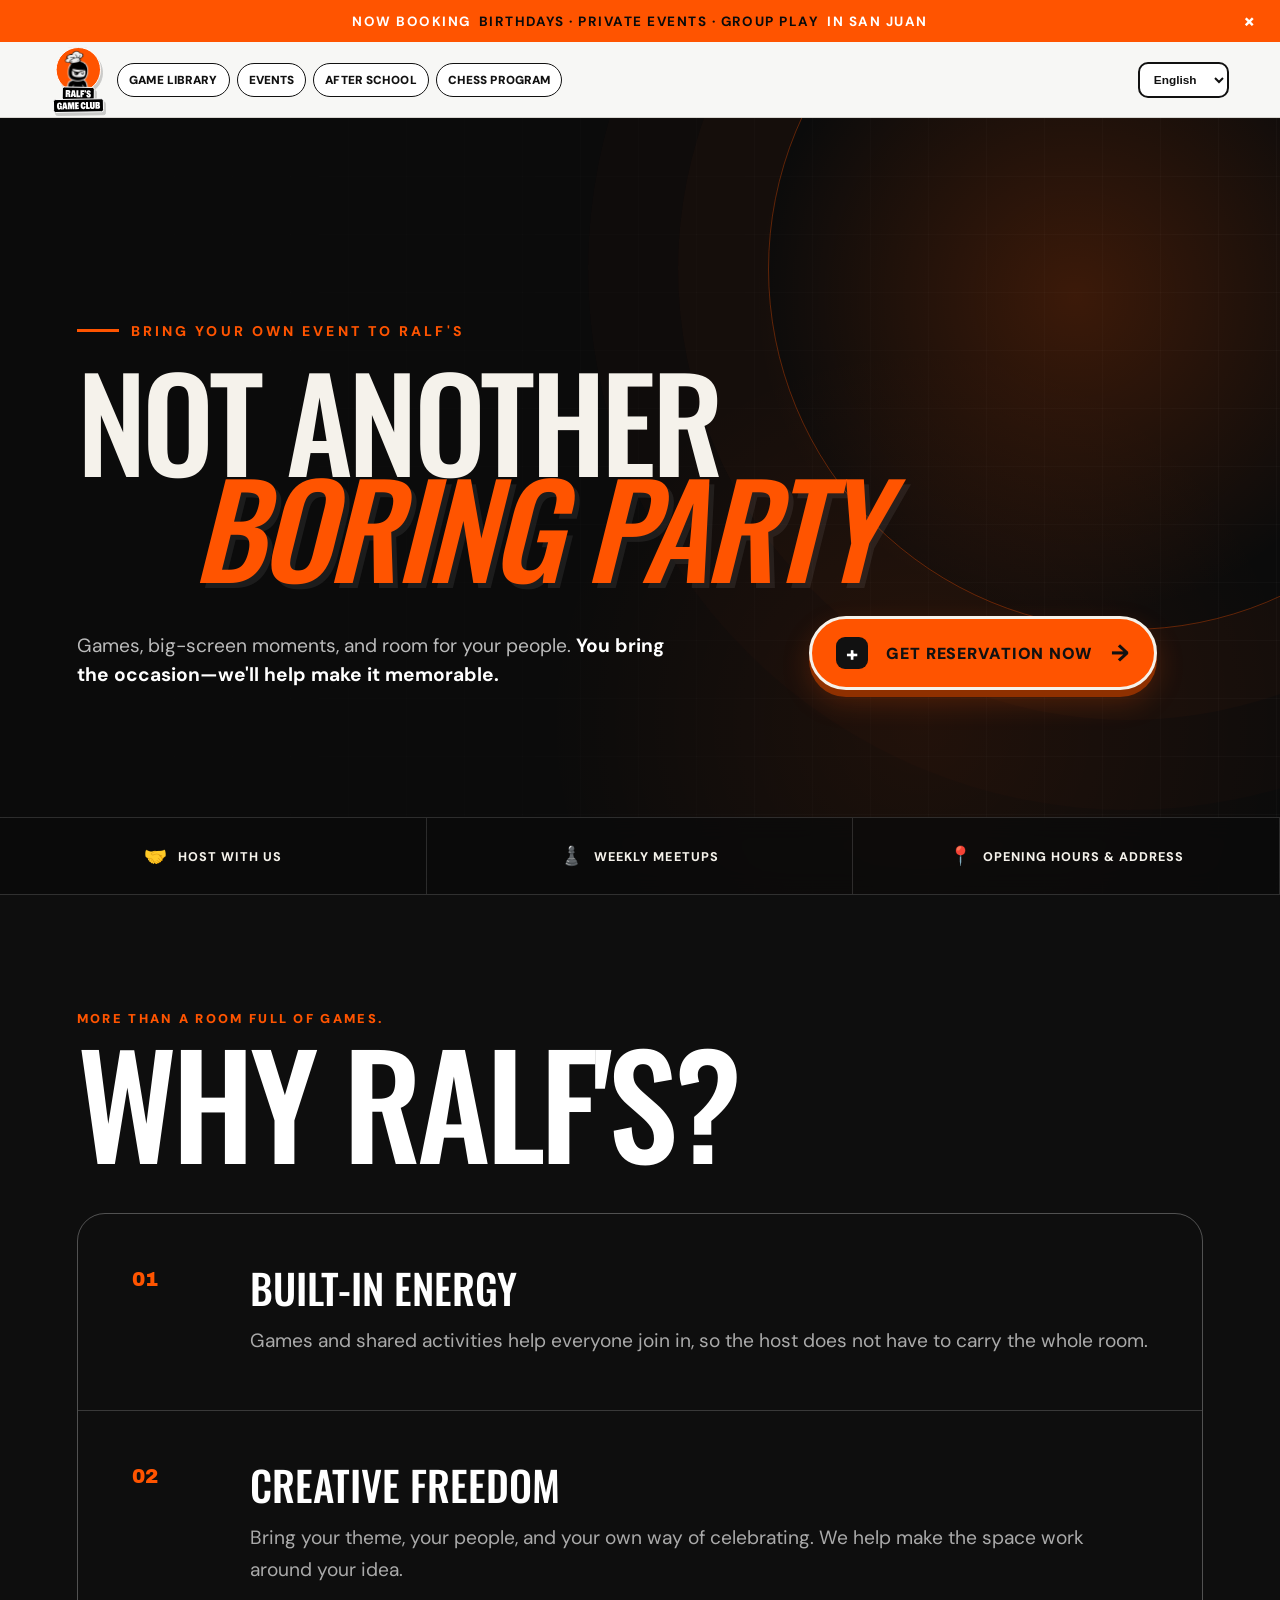
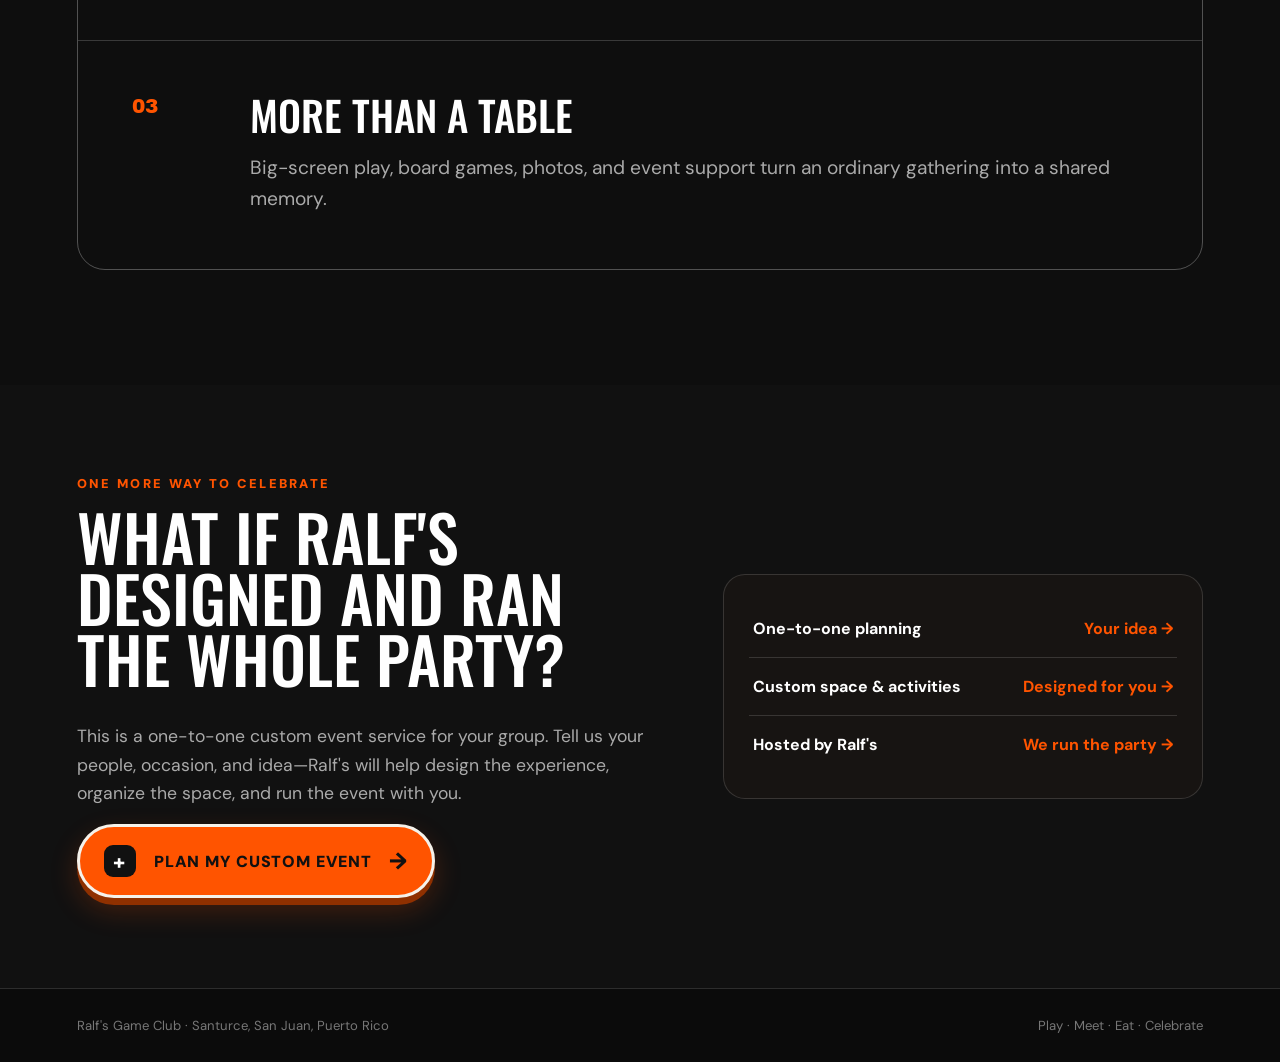
<file: index.html>
<!doctype html>
<html lang="en">
<head>
  <meta charset="utf-8">
  <meta name="viewport" content="width=device-width, initial-scale=1">
  <title>Ralf's Game Club — Not Another Boring Party</title>
  <meta name="description" content="Games, big-screen moments, community meetups, hosted events, and private celebrations in San Juan, Puerto Rico.">
  <link rel="preconnect" href="https://fonts.googleapis.com">
  <link rel="preconnect" href="https://fonts.gstatic.com" crossorigin>
  <link href="https://fonts.googleapis.com/css2?family=Archivo+Black&family=DM+Sans:wght@400;500;600;700&family=Oswald:wght@400;500;600&display=swap" rel="stylesheet">
  <link rel="icon" href="assets/images/favicon.svg" type="image/svg+xml">
  <style>
    :root{--orange:#ff5400;--orange-2:#ff7a00;--ink:#0b0b0b;--soft:#171412;--paper:#f5f2eb;--muted:#aaa5a0;--line:rgba(255,255,255,.14)}*{box-sizing:border-box}html{scroll-behavior:smooth}body{margin:0;background:var(--ink);color:var(--paper);font-family:"DM Sans",sans-serif;overflow-x:hidden}a{color:inherit;text-decoration:none}button{font:inherit}.announcement{height:42px;background:var(--orange);color:#fff;display:flex;align-items:center;justify-content:center;text-align:center;font-size:.84rem;font-weight:700;letter-spacing:.11em;text-transform:uppercase;padding:0 50px;position:relative}.announcement strong{color:#0b0b0b;margin:0 .5rem}.announcement button{position:absolute;right:18px;top:50%;transform:translateY(-50%);border:0;background:transparent;color:#fff;font-size:1.35rem;cursor:pointer}.nav{height:82px;background:#f7f7f5;color:#111;display:flex;align-items:center;padding:0 clamp(18px,4vw,64px);gap:clamp(22px,3vw,52px);position:relative;z-index:20;border-bottom:1px solid #d9d7d2}.brand{display:flex;align-items:center;gap:10px;min-width:max-content}.brand-logo{display:block;width:64px;height:72px;object-fit:contain;filter:drop-shadow(2px 3px 0 rgba(0,0,0,.18))}.nav-links{display:flex;align-items:center;gap:4px;flex:1}.nav-item{position:relative}.nav-trigger{display:flex;align-items:center;gap:7px;border:0;background:transparent;padding:29px 12px;font-weight:600;white-space:nowrap;cursor:pointer;font-size:.95rem}.nav-trigger::after{content:"⌄";font-size:.9rem;transition:transform .2s}.nav-item:hover .nav-trigger::after,.nav-item:focus-within .nav-trigger::after{transform:rotate(180deg)}.dropdown{position:absolute;top:70px;left:0;width:310px;background:#fff;color:#111;padding:14px;border-radius:0 0 18px 18px;box-shadow:0 20px 40px rgba(0,0,0,.2);opacity:0;visibility:hidden;transform:translateY(-7px);transition:.18s}.nav-item:hover .dropdown,.nav-item:focus-within .dropdown{opacity:1;visibility:visible;transform:none}.dropdown a{display:grid;grid-template-columns:40px 1fr;gap:10px;padding:11px;border-radius:10px;align-items:center}.dropdown a:hover{background:#f3f0eb}.drop-icon{width:36px;height:36px;border:2px solid #111;border-radius:9px;display:grid;place-items:center;background:#fff0e8}.drop-text{font-weight:700;font-size:.9rem}.drop-text span{display:block;color:#777;font-weight:500;font-size:.74rem;margin-top:2px}.nav-actions{display:flex;align-items:center;gap:12px;margin-left:auto;white-space:nowrap}.nav-actions a:first-child{font-weight:600;font-size:.9rem}.top-cta{background:#111;color:#fff!important;padding:13px 18px;border-radius:12px;box-shadow:0 5px 0 #777;font-weight:700!important}.top-cta.orange{background:var(--orange);box-shadow:0 5px 0 #a93200}.menu-toggle{display:none;width:44px;height:44px;border:2px solid #111;border-radius:10px;background:#fff;font-size:1.35rem}.hero{min-height:calc(100vh - 124px);position:relative;display:grid;align-items:center;padding:clamp(54px,7vw,110px) clamp(22px,6vw,92px);overflow:hidden;background:radial-gradient(circle at 84% 23%,rgba(255,84,0,.20),transparent 26%),radial-gradient(circle at 72% 78%,rgba(255,84,0,.08),transparent 34%),#0b0b0b}.hero::before{content:"";position:absolute;width:720px;height:720px;border:1px solid rgba(255,84,0,.35);border-radius:50%;right:-210px;top:-210px;box-shadow:0 0 0 90px rgba(255,84,0,.022),0 0 0 180px rgba(255,84,0,.016)}.hero::after{content:"";position:absolute;inset:0;background-image:linear-gradient(rgba(255,255,255,.025) 1px,transparent 1px),linear-gradient(90deg,rgba(255,255,255,.025) 1px,transparent 1px);background-size:58px 58px;mask-image:linear-gradient(to right,transparent,black);pointer-events:none}.hero-copy{position:relative;z-index:2;max-width:1120px}.eyebrow{color:var(--orange);font-weight:800;letter-spacing:.22em;text-transform:uppercase;font-size:clamp(.78rem,1.1vw,1rem);margin-bottom:26px;display:flex;align-items:center;gap:12px}.eyebrow::before{content:"";width:42px;height:3px;background:var(--orange)}h1{font-family:"Oswald",sans-serif;font-weight:500;font-size:clamp(4.35rem,10vw,10.5rem);letter-spacing:-.035em;line-height:.83;margin:0;text-transform:uppercase;max-width:1050px}h1 .accent{color:var(--orange);display:block;font-style:italic;padding-left:clamp(25px,9vw,140px);text-shadow:5px 5px 0 rgba(255,255,255,.07)}.hero-bottom{display:flex;align-items:flex-end;justify-content:space-between;gap:40px;margin-top:38px;max-width:1080px}.hero-description{max-width:610px;color:#bbb;font-size:clamp(1.02rem,1.5vw,1.3rem);line-height:1.55;margin:0}.hero-description strong{color:#fff}.hero-actions{display:flex;flex-direction:column;align-items:flex-start;gap:17px;min-width:max-content}.cta{display:inline-flex;align-items:center;gap:18px;background:var(--orange);color:#111;padding:18px 24px;border:3px solid #f5f2eb;border-radius:999px;box-shadow:0 7px 0 #8f3000,0 12px 28px rgba(255,84,0,.22);font-weight:900;letter-spacing:.055em;text-transform:uppercase;white-space:nowrap;transition:transform .2s,box-shadow .2s}.cta:hover{transform:translateY(-3px);box-shadow:0 10px 0 #8f3000,0 16px 36px rgba(255,84,0,.3)}.cta-plus{width:32px;height:32px;background:#111;color:#fff;border-radius:9px;display:grid;place-items:center;font-size:1.3rem}.cta-arrow{font-size:1.45rem}.calendar-link{display:flex;align-items:center;gap:11px;color:#fff;padding:0 5px;text-align:left}.calendar-icon{width:32px;height:32px;border:1px solid rgba(255,255,255,.35);border-radius:9px;display:grid;place-items:center;color:var(--orange);font-size:1rem;transition:.2s}.calendar-link:hover .calendar-icon{background:var(--orange);color:#111;border-color:var(--orange)}.calendar-link strong{display:block;font-size:.79rem;text-transform:uppercase;letter-spacing:.1em}.calendar-link small{display:block;color:#8f8c88;max-width:330px;font-size:.73rem;line-height:1.35;margin-top:3px}.service-strip{position:absolute;bottom:0;left:0;right:0;z-index:3;border-top:1px solid var(--line);display:grid;grid-template-columns:repeat(5,1fr);background:rgba(11,11,11,.78);backdrop-filter:blur(12px)}.service-strip a{min-height:76px;display:flex;align-items:center;justify-content:center;gap:10px;padding:15px;border-right:1px solid var(--line);font-size:.79rem;font-weight:800;text-transform:uppercase;letter-spacing:.08em;text-align:center;transition:background .2s}.service-strip a:hover{background:var(--orange);color:#111}.service-strip span{font-size:1.15rem}.why-ralfs{background:#0e0e0e;color:#fff;padding:clamp(78px,9vw,126px) clamp(22px,6vw,92px);border-top:1px solid var(--line)}.section-label{color:var(--orange);font-weight:900;text-transform:uppercase;letter-spacing:.18em;font-size:.8rem}.why-ralfs h2{font-family:"Oswald",sans-serif;text-transform:uppercase;font-size:clamp(5rem,11vw,10.5rem);line-height:.82;letter-spacing:-.035em;margin:16px 0 54px;font-weight:500}.value-list{border:1px solid rgba(255,255,255,.28);border-radius:28px;overflow:hidden}.value-item{display:grid;grid-template-columns:92px 1fr;gap:26px;padding:clamp(30px,4.5vw,54px);border-bottom:1px solid rgba(255,255,255,.18);transition:background .2s}.value-item:last-child{border-bottom:0}.value-item:hover{background:rgba(255,84,0,.06)}.value-number{font-family:"Archivo Black",sans-serif;color:var(--orange);font-size:1.25rem}.value-copy h3{font-family:"Oswald",sans-serif;text-transform:uppercase;font-size:clamp(2rem,3.2vw,3.4rem);line-height:1;margin:0 0 16px;font-weight:500}.value-copy p{margin:0;color:#aaa;font-size:clamp(1rem,1.5vw,1.2rem);line-height:1.65;max-width:1040px}#reserve-options{background:#111;color:#fff;padding:90px clamp(22px,6vw,92px);display:grid;grid-template-columns:1.1fr .9fr;gap:60px;align-items:center}#reserve-options p{color:#aaa;max-width:600px;font-size:1.1rem;line-height:1.6}.reserve-panel{border:1px solid var(--line);border-radius:22px;padding:25px;background:#171412}.reserve-option{display:flex;justify-content:space-between;align-items:center;padding:18px 4px;border-bottom:1px solid var(--line);font-weight:700}.reserve-option:last-child{border-bottom:0}.reserve-option span{color:var(--orange)}footer{padding:28px clamp(22px,6vw,92px);display:flex;justify-content:space-between;gap:20px;color:#777;border-top:1px solid var(--line);font-size:.82rem}@media(max-width:1100px){.nav{gap:18px}.nav-links{display:none}.menu-toggle{display:block;margin-left:auto}.nav-actions a:first-child{display:none}.nav.open{height:auto;align-items:flex-start;flex-wrap:wrap;padding-top:18px;padding-bottom:18px}.nav.open .nav-links{display:grid;grid-template-columns:1fr 1fr;width:100%;order:3}.nav.open .nav-trigger{padding:12px}.nav.open .dropdown{display:none}.nav.open .nav-actions{position:absolute;right:78px;top:20px}.hero{padding-bottom:120px}.service-strip{grid-template-columns:repeat(5,1fr)}}@media(max-width:760px){.announcement{justify-content:flex-start;height:46px;font-size:.66rem;padding-left:16px;padding-right:42px}.nav{height:72px;padding:0 16px}.brand-logo{width:50px;height:59px}.nav-actions .top-cta:not(.orange){display:none}.top-cta.orange{padding:11px 13px;font-size:.75rem}.hero{min-height:calc(100svh - 118px);padding:62px 20px 124px;align-items:start}.hero::before{width:430px;height:430px;right:-220px;top:-120px}h1{font-size:clamp(4rem,20vw,6rem)}h1 .accent{padding-left:0}.hero-bottom{display:block;margin-top:28px}.hero-description{font-size:1rem}.hero-actions{min-width:0;margin-top:28px}.hero-actions .cta{margin-top:0;padding:15px 18px;width:100%;justify-content:space-between;font-size:.82rem}.calendar-link small{max-width:260px}.service-strip{grid-template-columns:repeat(5,150px);overflow-x:auto;justify-content:start}.service-strip a{min-height:82px}.why-ralfs{padding:70px 20px}.why-ralfs h2{font-size:clamp(4.5rem,23vw,7rem);margin-bottom:38px}.value-list{border-radius:20px}.value-item{grid-template-columns:44px 1fr;gap:14px;padding:27px 20px}.value-number{font-size:1rem}.value-copy h3{font-size:2rem;margin-bottom:10px}.value-copy p{font-size:1rem;line-height:1.55}#reserve-options{grid-template-columns:1fr;padding-top:70px;gap:25px}footer{flex-direction:column}.nav.open .nav-links{grid-template-columns:1fr}.nav.open .nav-actions{right:70px}}@media(prefers-reduced-motion:reduce){html{scroll-behavior:auto}.cta,.value-item,.dropdown{transition:none}}
  </style>
  <style>
    #reserve-options h2{font-family:"Oswald",sans-serif;text-transform:uppercase;font-size:clamp(2.7rem,5vw,5rem);line-height:.95;margin:14px 0 34px;font-weight:500}
    .nav{height:76px;min-height:76px;flex-wrap:nowrap;gap:12px;overflow:hidden}.brand-logo{width:54px;height:66px}.mobile-direct{display:flex;order:2;flex:1;min-width:0;gap:7px;overflow-x:auto;padding:0;scrollbar-width:none}.mobile-direct::-webkit-scrollbar{display:none}.mobile-direct a{flex:0 0 auto;border:1.5px solid #111;border-radius:999px;padding:8px 11px;font-size:.73rem;font-weight:900;text-transform:uppercase;letter-spacing:.01em;white-space:nowrap;background:#fff}.mobile-direct a:hover{background:var(--orange)}.language-select{order:3;margin-left:auto;flex:0 0 auto;border:2px solid #111;border-radius:10px;background:#fff;color:#111;padding:8px 10px;font-size:.74rem;font-weight:800;cursor:pointer}
    @media(max-width:1100px){.nav{gap:10px;padding:0 18px}.brand-logo{width:52px;height:62px}.mobile-direct{gap:6px}.mobile-direct a{padding:7px 9px;font-size:.66rem}.language-select{font-size:.7rem;padding:7px}}
    @media(max-width:760px){.nav{padding:0 12px;gap:7px}.brand-logo{width:46px;height:56px}.mobile-direct{gap:5px}.mobile-direct a{font-size:.62rem;padding:7px 8px}.language-select{max-width:86px}}
    .announcement{position:sticky;top:0;z-index:30}.nav{position:sticky;top:42px}.service-strip{grid-template-columns:repeat(3,1fr)}body:not(:has(.announcement)) .nav{top:0}@media(max-width:760px){.nav{top:46px}.service-strip{grid-template-columns:repeat(3,1fr);overflow:visible}.service-strip a{min-width:0}}
  </style>
  <style>
    .availability-dialog{width:min(1100px,calc(100% - 28px));border:1px solid rgba(255,255,255,.28);border-radius:24px;padding:0;background:rgba(18,16,15,.94);color:#fff;box-shadow:0 28px 90px #000b;backdrop-filter:blur(22px)}
    .availability-dialog::backdrop{background:rgba(0,0,0,.58);backdrop-filter:blur(4px)}
    .calendar-modal{padding:28px}.calendar-modal-head{display:flex;justify-content:space-between;align-items:flex-start;gap:20px}.calendar-modal h2{font-size:clamp(2.2rem,7vw,4rem);margin:7px 0 8px}.calendar-modal p{color:#aaa;margin:0;line-height:1.5}
    .dialog-close{border:1px solid #555;border-radius:50%;width:42px;height:42px;background:#161616;color:#fff;font-size:1.3rem;cursor:pointer}.booking-step{display:flex;gap:8px;align-items:center;color:#aaa;font-size:.74rem;font-weight:800;text-transform:uppercase;margin-bottom:16px}.booking-step span{display:grid;place-items:center;width:26px;height:26px;flex:0 0 26px;border-radius:50%;background:var(--orange);color:#111}.booking-layout{display:grid;grid-template-columns:repeat(3,minmax(0,1fr));gap:18px;margin-top:22px;align-items:start}.booking-stage{min-width:0}.calendar-fields{display:grid;gap:12px;margin-bottom:12px}.calendar-field{display:grid;gap:8px}.calendar-field label{color:#aaa;font-size:.75rem;font-weight:900;letter-spacing:.13em;text-transform:uppercase}.calendar-field input,.calendar-field select{width:100%;min-height:52px;border:1px solid #555;border-radius:10px;background:#101010;color:#fff;padding:11px 13px;font:inherit;color-scheme:dark}.calendar-field input[readonly]{color:var(--orange);font-weight:900}.number-control{display:grid;grid-template-columns:42px 1fr 42px}.number-control input{border-radius:0;text-align:center}.number-control button{border:1px solid #555;background:#181818;color:#fff;font-size:1.25rem;cursor:pointer}.number-control button:first-child{border-radius:10px 0 0 10px}.number-control button:last-child{border-radius:0 10px 10px 0}
    .availability-result{border:1px solid #48423f;border-radius:12px;padding:14px;color:#d5d0ca;background:#ffffff08;margin-bottom:12px}.capacity-guide{padding:13px;border-radius:12px;background:#ffffff09;color:#aaa;font-size:.82rem;line-height:1.55}.reservation-summary{padding:16px;border:1px solid #48423f;border-radius:14px;background:#fff;color:#111}.reservation-summary h3{margin-bottom:14px;font-size:1rem}.summary-list{display:grid;gap:11px;margin-bottom:16px}.summary-list div{display:grid;grid-template-columns:24px 1fr;gap:8px}.summary-list span{font-size:1rem}.summary-list strong{font-size:.82rem;line-height:1.4}.calendar-actions button{display:flex;width:100%;align-items:center;justify-content:center;min-height:46px;border:0;border-radius:9px;padding:10px 15px;font-weight:800;text-align:center;cursor:pointer}.calendar-actions .continue-link{background:var(--orange);color:#111}.calendar-actions .continue-link.disabled{opacity:.45;pointer-events:none}.booking-note{display:block;margin-top:9px;color:#666;font-size:.7rem;line-height:1.4;text-align:center}
    @media(max-width:800px){.booking-layout{grid-template-columns:1fr}.calendar-fields{grid-template-columns:1fr 1fr}.booking-step{margin-top:8px}}@media(max-width:480px){.calendar-fields{grid-template-columns:1fr}.calendar-modal{padding:20px}.calendar-modal h2{font-size:2.6rem}}
  </style>
</head>
<body>
  <div class="announcement" id="announcement"><span class="announcement-copy">Now booking</span><strong>birthdays · private events · group play</strong><span class="announcement-copy">in San Juan</span><button aria-label="Close announcement" onclick="document.getElementById('announcement').remove();document.getElementById('nav').style.top='0'">×</button></div>
  <header class="nav" id="nav">
    <a class="brand" href="index.html" aria-label="Ralf's Game Club home"><img class="brand-logo" src="assets/images/Ralfs Game Club Logo.svg" alt="Ralf's Game Club"></a>
    <nav class="mobile-direct" aria-label="Main navigation"><a href="collections.html">Game Library</a><a href="events.html">Events</a><a href="after-school.html">After School</a><a href="chess.html">Chess Program</a></nav>
    <select class="language-select" id="language-select" aria-label="Language"><option value="en">English</option><option value="es">Español</option></select>
  </header>
  <main id="top">
    <section class="hero"><div class="hero-copy"><div class="eyebrow">Bring your own event to Ralf's</div><h1>Not another <span class="accent">boring party</span></h1><div class="hero-bottom"><p class="hero-description">Games, big-screen moments, and room for your people. <strong>You bring the occasion—we'll help make it memorable.</strong></p><div class="hero-actions"><a class="cta" href="#availability" onclick="openAvailability(event)"><span class="cta-plus">+</span>Get reservation now<span class="cta-arrow">→</span></a></div></div></div><div class="service-strip" aria-label="Explore Ralf's"><a href="host.html"><span>🤝</span>Host With Us</a><a href="community.html"><span>♟️</span>Weekly Meetups</a><a href="visit.html"><span>📍</span>Opening Hours &amp; Address</a></div></section>
    <section class="why-ralfs" id="why-ralfs"><div class="section-label">More than a room full of games.</div><h2>Why Ralf's?</h2><div class="value-list"><article class="value-item"><span class="value-number">01</span><div class="value-copy"><h3>Built-in energy</h3><p>Games and shared activities help everyone join in, so the host does not have to carry the whole room.</p></div></article><article class="value-item"><span class="value-number">02</span><div class="value-copy"><h3>Creative freedom</h3><p>Bring your theme, your people, and your own way of celebrating. We help make the space work around your idea.</p></div></article><article class="value-item"><span class="value-number">03</span><div class="value-copy"><h3>More than a table</h3><p>Big-screen play, board games, photos, and event support turn an ordinary gathering into a shared memory.</p></div></article></div></section>
    <section id="reserve-options"><div><div class="section-label">One more way to celebrate</div><h2>What if Ralf's designed and ran the whole party?</h2><p>This is a one-to-one custom event service for your group. Tell us your people, occasion, and idea—Ralf's will help design the experience, organize the space, and run the event with you.</p><a class="cta" href="custom-events.html"><span class="cta-plus">+</span>Plan my custom event<span class="cta-arrow">→</span></a></div><div class="reserve-panel" id="spaces"><div class="reserve-option">One-to-one planning <span>Your idea →</span></div><div class="reserve-option">Custom space &amp; activities <span>Designed for you →</span></div><div class="reserve-option">Hosted by Ralf's <span>We run the party →</span></div></div></section>
  </main>
  <dialog class="availability-dialog" id="availability-dialog">
    <div class="calendar-modal">
      <div class="calendar-modal-head">
        <div><div class="section-label">Ralf's calendar</div><h2>Check your group</h2><p>Choose a date, hour, and group size. We will calculate the tables your group needs.</p></div>
        <button class="dialog-close" type="button" aria-label="Close calendar" onclick="document.getElementById('availability-dialog').close()">×</button>
      </div>
      <div class="booking-layout">
        <section class="booking-stage" aria-labelledby="step-date-time">
          <div class="booking-step" id="step-date-time"><span>1</span>Select date &amp; time</div>
          <div class="calendar-fields">
            <div class="calendar-field"><label for="quick-date">Date</label><input id="quick-date" type="date"></div>
            <div class="calendar-field"><label for="quick-duration">Package length</label><select id="quick-duration"><option value="2">2 hours</option><option value="3">3 hours</option><option value="4">4 hours</option></select></div>
            <div class="calendar-field"><label for="quick-hour">Start time</label><select id="quick-hour"></select></div>
            <div class="calendar-field"><label for="quick-end">End time</label><input id="quick-end" type="text" value="12 PM" readonly aria-live="polite"></div>
          </div>
        </section>
        <section class="booking-stage" aria-labelledby="step-group">
          <div class="booking-step" id="step-group"><span>2</span>Check your group</div>
          <div class="calendar-fields">
            <div class="calendar-field"><label for="quick-guests">Guests</label><div class="number-control"><button type="button" aria-label="Remove one guest" onclick="changeGuests(-1)">−</button><input id="quick-guests" type="number" min="1" max="100" value="6" inputmode="numeric"><button type="button" aria-label="Add one guest" onclick="changeGuests(1)">+</button></div></div>
            <div class="calendar-field"><label for="quick-tables">Tables</label><input id="quick-tables" type="text" value="1" readonly aria-live="polite"></div>
          </div>
          <div class="availability-result" id="availability-result">Choose a date and hour to plan your visit.</div>
          <div class="capacity-guide">Table guide: 1 table for up to 6 guests · 2 for 7–12 · 3 for 13–18 · 4 for 19–23 · 24+ is private.</div>
        </section>
        <section class="booking-stage" aria-labelledby="step-confirm">
          <div class="booking-step" id="step-confirm"><span>3</span>Confirm &amp; book</div>
          <aside class="reservation-summary" aria-label="Reservation summary">
            <h3>Your reservation plan</h3>
            <div class="summary-list"><div><span>▣</span><strong id="summary-date">Choose a date</strong></div><div><span>◷</span><strong id="summary-time">Choose a time</strong></div><div><span>♟</span><strong id="summary-group">6 guests · 1 table</strong></div><div><span>⌖</span><strong>Ralf's Game Club<br>407 C. del Parque, Santurce, PR</strong></div></div>
            <div class="calendar-actions"><button class="continue-link" type="button">Send reservation request →</button></div>
            <small class="booking-note">Opens a Gmail draft with the reservation details filled in.</small>
          </aside>
        </section>
      </div>
    </div>
  </dialog>
  <footer id="visit"><span>Ralf's Game Club · Santurce, San Juan, Puerto Rico</span><span id="menu">Play · Meet · Eat · Celebrate</span></footer>
  <script>
    const translations={
      "Now booking":"Ya reservando","birthdays · private events · group play":"fiestas · eventos privados · grupos","in San Juan":"en San Juan","Bring your own event to Ralf's":"Trae tu propio evento a Ralf's","Not another":"No otra","boring party":"fiesta aburrida","Games, big-screen moments, and room for your people.":"Juegos, momentos en pantalla grande y espacio para tu gente.","You bring the occasion—we'll help make it memorable.":"Tú traes la ocasión; nosotros ayudamos a hacerla memorable.","Get reservation now":"Reserva ahora","View available hours":"Ver horas disponibles","Check the party that fits your group":"Encuentra el paquete ideal para tu grupo","Compare packages, pricing, and what is included.":"Compara paquetes, precios y lo que incluyen.","Send reservation request →":"Enviar solicitud de reservación →","Opens a Gmail draft with the reservation details filled in.":"Abre un borrador de Gmail con los detalles de la reservación ya completados.","More than a room full of games.":"Más que una sala llena de juegos.","Why Ralf's?":"¿Por qué Ralf's?","Built-in energy":"Energía integrada","Games and shared activities help everyone join in, so the host does not have to carry the whole room.":"Los juegos y las actividades compartidas ayudan a que todos participen, sin que el anfitrión tenga que animar todo por sí solo.","Creative freedom":"Libertad creativa","Bring your theme, your people, and your own way of celebrating. We help make the space work around your idea.":"Trae tu tema, tu gente y tu propia forma de celebrar. Ayudamos a adaptar el espacio a tu idea.","More than a table":"Más que una mesa","Big-screen play, board games, photos, and event support turn an ordinary gathering into a shared memory.":"Juegos en pantalla grande, juegos de mesa, fotos y apoyo para eventos convierten una reunión común en un recuerdo compartido.","Reserve":"Reservar","Events":"Eventos","Food & Drinks":"Comida y bebidas","After School":"Después de clases","Host With Us":"Organiza con nosotros","Opening Hours & Address":"Horario y dirección","Chess Program":"Programa de ajedrez","Game Library":"Biblioteca de juegos","Browse Our Games":"Explora nuestros juegos","What We Have":"Lo que tenemos"
    };
    const originals=new WeakMap();
    function setLanguage(lang){document.documentElement.lang=lang;localStorage.setItem('ralfsLanguage',lang);document.querySelectorAll('a,button,label,h1,h2,h3,p,strong,small,.eyebrow,.section-label,.card-number,.announcement-copy').forEach(el=>{if(el.children.length)return;if(!originals.has(el))originals.set(el,el.textContent);const en=originals.get(el);el.textContent=lang==='es'?(translations[en.trim()]||en):en});document.getElementById('language-select').value=lang}
    document.getElementById('language-select').addEventListener('change',e=>setLanguage(e.target.value));setLanguage(localStorage.getItem('ralfsLanguage')||'en');
    const quickDate=document.getElementById('quick-date');
    const quickHour=document.getElementById('quick-hour');
    const quickDuration=document.getElementById('quick-duration');
    const quickEnd=document.getElementById('quick-end');
    const quickGuests=document.getElementById('quick-guests');
    const quickTables=document.getElementById('quick-tables');
    const availabilityResult=document.getElementById('availability-result');
    const summaryDate=document.getElementById('summary-date');
    const summaryTime=document.getElementById('summary-time');
    const summaryGroup=document.getElementById('summary-group');
    const bookingLink=document.querySelector('.continue-link');
    bookingLink.addEventListener('click',()=>{if(bookingLink.classList.contains('disabled'))return;const subject='Reservation request — '+quickDate.value;const body=['Reservation request for Ralf\'s Game Club','','Date: '+summaryDate.textContent,'Time: '+summaryTime.textContent,'Group: '+summaryGroup.textContent,'Tables: '+quickTables.value,'','Please reply to this email to confirm availability.'].join('\n');window.open('https://mail.google.com/mail/?view=cm&fs=1&to=ralfsgameclub@gmail.com&su='+encodeURIComponent(subject)+'&body='+encodeURIComponent(body),'_blank','noopener')});
    const availabilityApi='https://script.google.com/macros/s/AKfycbzuxjExNhPusNXr1XhOn-TuMr5OQ-beWXlYhAs8ggn_Tgo7zxfXGiIK9_2Sqgs56HC4dw/exec';
    let availabilityRequest=0;
    for(let hour=13;hour<=21;hour++){const option=document.createElement('option');option.value=hour;option.textContent=new Date(2000,0,1,hour).toLocaleTimeString([], {hour:'numeric'});quickHour.appendChild(option)}
    function syncEndTime(){quickEnd.value=new Date(2000,0,1,Number(quickHour.value)+Number(quickDuration.value)).toLocaleTimeString([], {hour:'numeric'})}
    function openAvailability(event){event.preventDefault();if(!quickDate.value){const today=new Date();quickDate.value=[today.getFullYear(),String(today.getMonth()+1).padStart(2,'0'),String(today.getDate()).padStart(2,'0')].join('-')}updateAvailability();document.getElementById('availability-dialog').showModal()}
    function changeGuests(amount){quickGuests.value=Math.min(100,Math.max(1,(Number(quickGuests.value)||1)+amount));updateAvailability()}
    async function updateAvailability(){const request=++availabilityRequest;const guests=Math.max(1,Number(quickGuests.value)||1);const duration=Number(quickDuration.value);const tablesNeeded=Math.ceil(guests/6);const isPrivate=guests>=24;quickTables.value=isPrivate?'PRIVATE':tablesNeeded;summaryGroup.textContent=guests+' guests · '+(isPrivate?'private venue':tablesNeeded+' table'+(tablesNeeded>1?'s':''));if(!quickDate.value)return;const selectedDate=new Date(quickDate.value+'T12:00:00');const day=selectedDate.getDay();const hour=Number(quickHour.value);const isSunday=day===0;const closeHour=isSunday?18:21.5;const isOpen=isSunday?(hour>=13&&hour+duration<=closeHour):(day>=3&&day<=6&&hour>=13&&hour+duration<=closeHour);summaryDate.textContent=selectedDate.toLocaleDateString([], {weekday:'long',month:'long',day:'numeric',year:'numeric'});summaryTime.textContent=new Date(2000,0,1,hour).toLocaleTimeString([], {hour:'numeric'})+' – '+new Date(2000,0,1,hour+duration).toLocaleTimeString([], {hour:'numeric'})+' ('+duration+' hours)';bookingLink.classList.add('disabled');bookingLink.setAttribute('aria-disabled','true');bookingLink.setAttribute('tabindex','-1');if(!isOpen){availabilityResult.textContent=isSunday?'This package must fit within Sunday hours, 1 PM–6 PM.':'This package must fit within Wednesday–Saturday hours, 1 PM–9:30 PM.';return}availabilityResult.textContent='Checking Ralf’s live calendar…';try{const response=await fetch(availabilityApi+'?date='+encodeURIComponent(quickDate.value));const data=await response.json();if(request!==availabilityRequest)return;if(!response.ok||!data.ok)throw new Error('Calendar unavailable');const start=new Date(quickDate.value+'T'+String(hour).padStart(2,'0')+':00:00-04:00');const end=new Date(start.getTime()+duration*60*60*1000);const overlapping=(data.busy||[]).filter(item=>new Date(item.start)<end&&new Date(item.end)>start);const hasPrivate=overlapping.some(item=>item.private);const reservedTables=hasPrivate?8:overlapping.reduce((sum,item)=>sum+(Number(item.tables)||0),0);const openTables=Math.max(0,8-reservedTables);if(hasPrivate){availabilityResult.textContent='This time is unavailable because Ralf’s is reserved for a private event.';return}if(isPrivate&&reservedTables>0){availabilityResult.textContent='A private event needs the whole venue, but this time already has another reservation.';return}if(!isPrivate&&tablesNeeded>openTables){availabilityResult.textContent='Only '+openTables+' of 8 tables are open at this time. Your group needs '+tablesNeeded+'. Please choose another time.';return}bookingLink.classList.remove('disabled');bookingLink.removeAttribute('aria-disabled');bookingLink.removeAttribute('tabindex');availabilityResult.textContent=isPrivate?guests+' guests · The whole venue is currently open for a private event.':guests+' guests · '+tablesNeeded+' table'+(tablesNeeded>1?'s':'')+' needed · '+openTables+' of 8 tables currently open · '+(openTables-tablesNeeded)+' would remain after booking.'}catch(error){if(request!==availabilityRequest)return;availabilityResult.textContent='We could not confirm the live calendar. Please use Ralf’s booking page to check current times.';bookingLink.classList.remove('disabled');bookingLink.removeAttribute('aria-disabled');bookingLink.removeAttribute('tabindex')}}
    quickDate.addEventListener('change',updateAvailability);quickHour.addEventListener('change',()=>{syncEndTime();updateAvailability()});quickDuration.addEventListener('change',()=>{syncEndTime();updateAvailability()});quickGuests.addEventListener('input',updateAvailability);syncEndTime();
  </script>
</body>
</html>
</file>
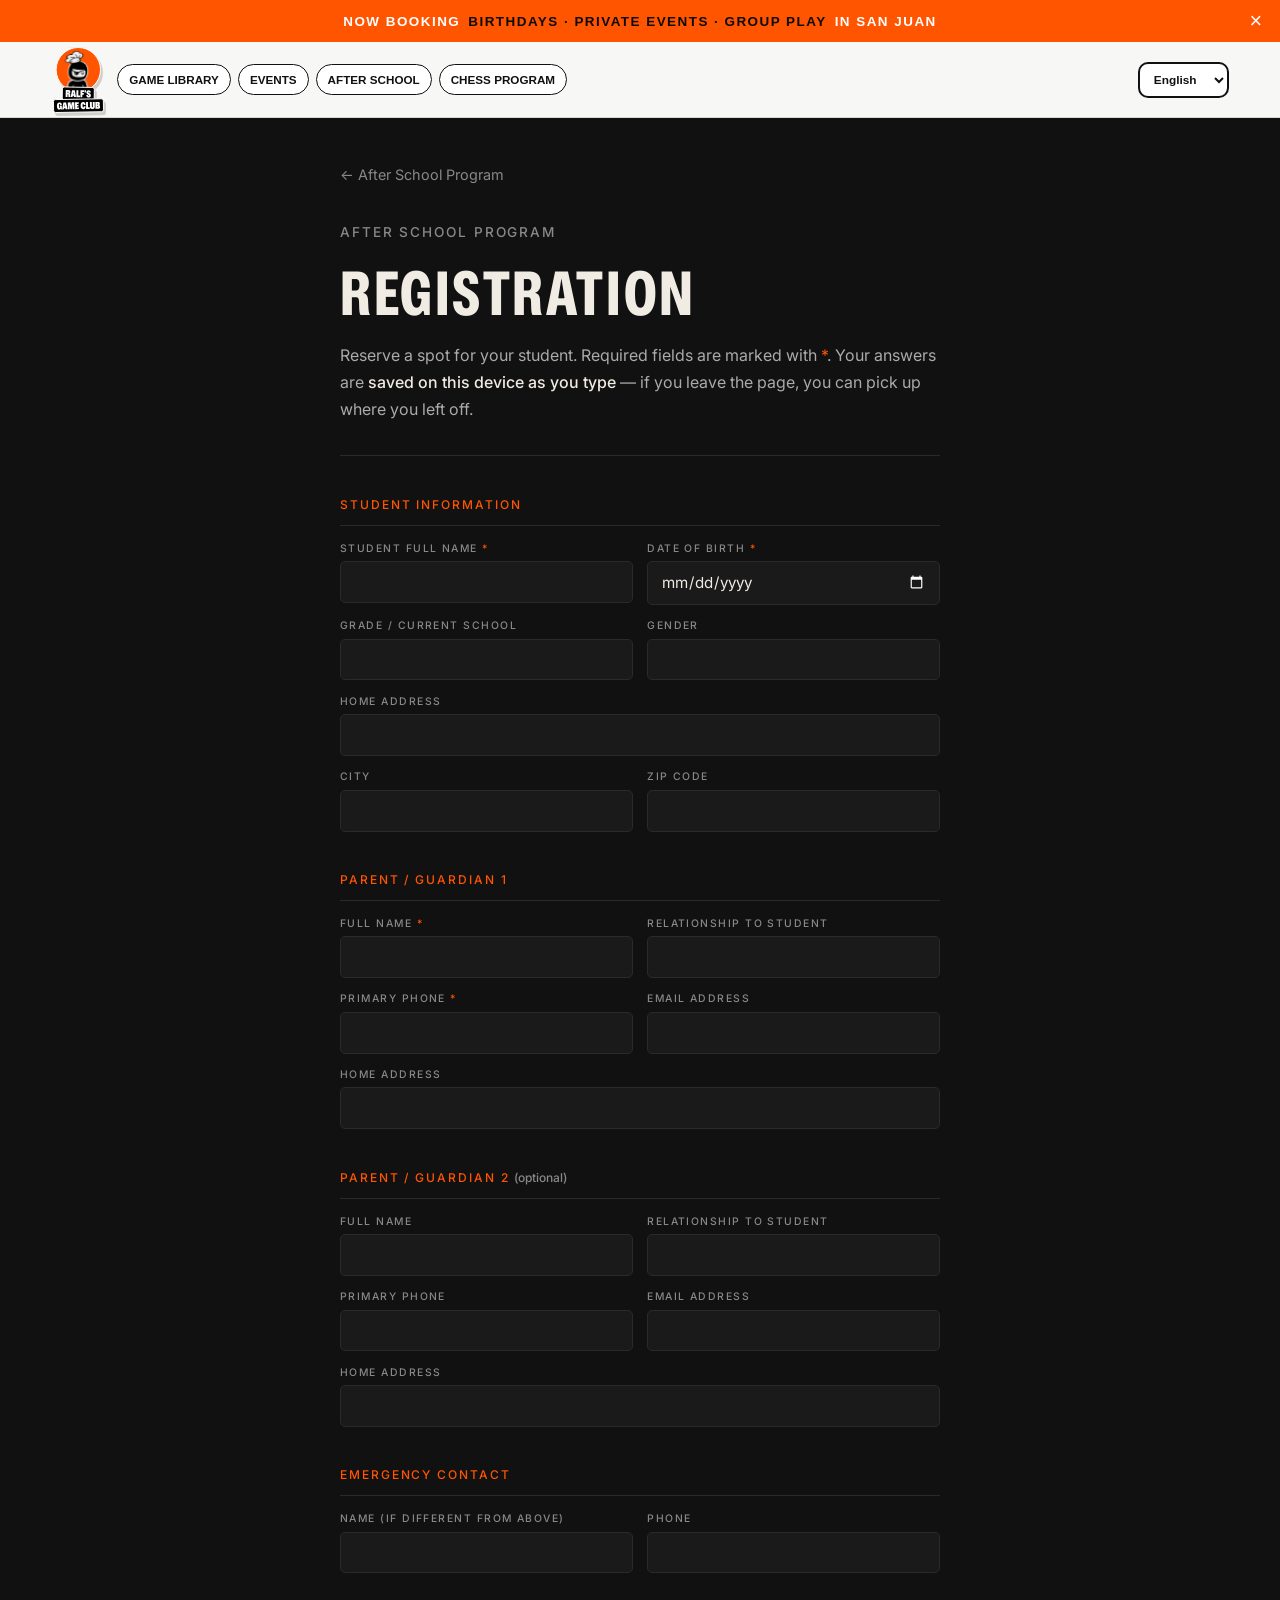
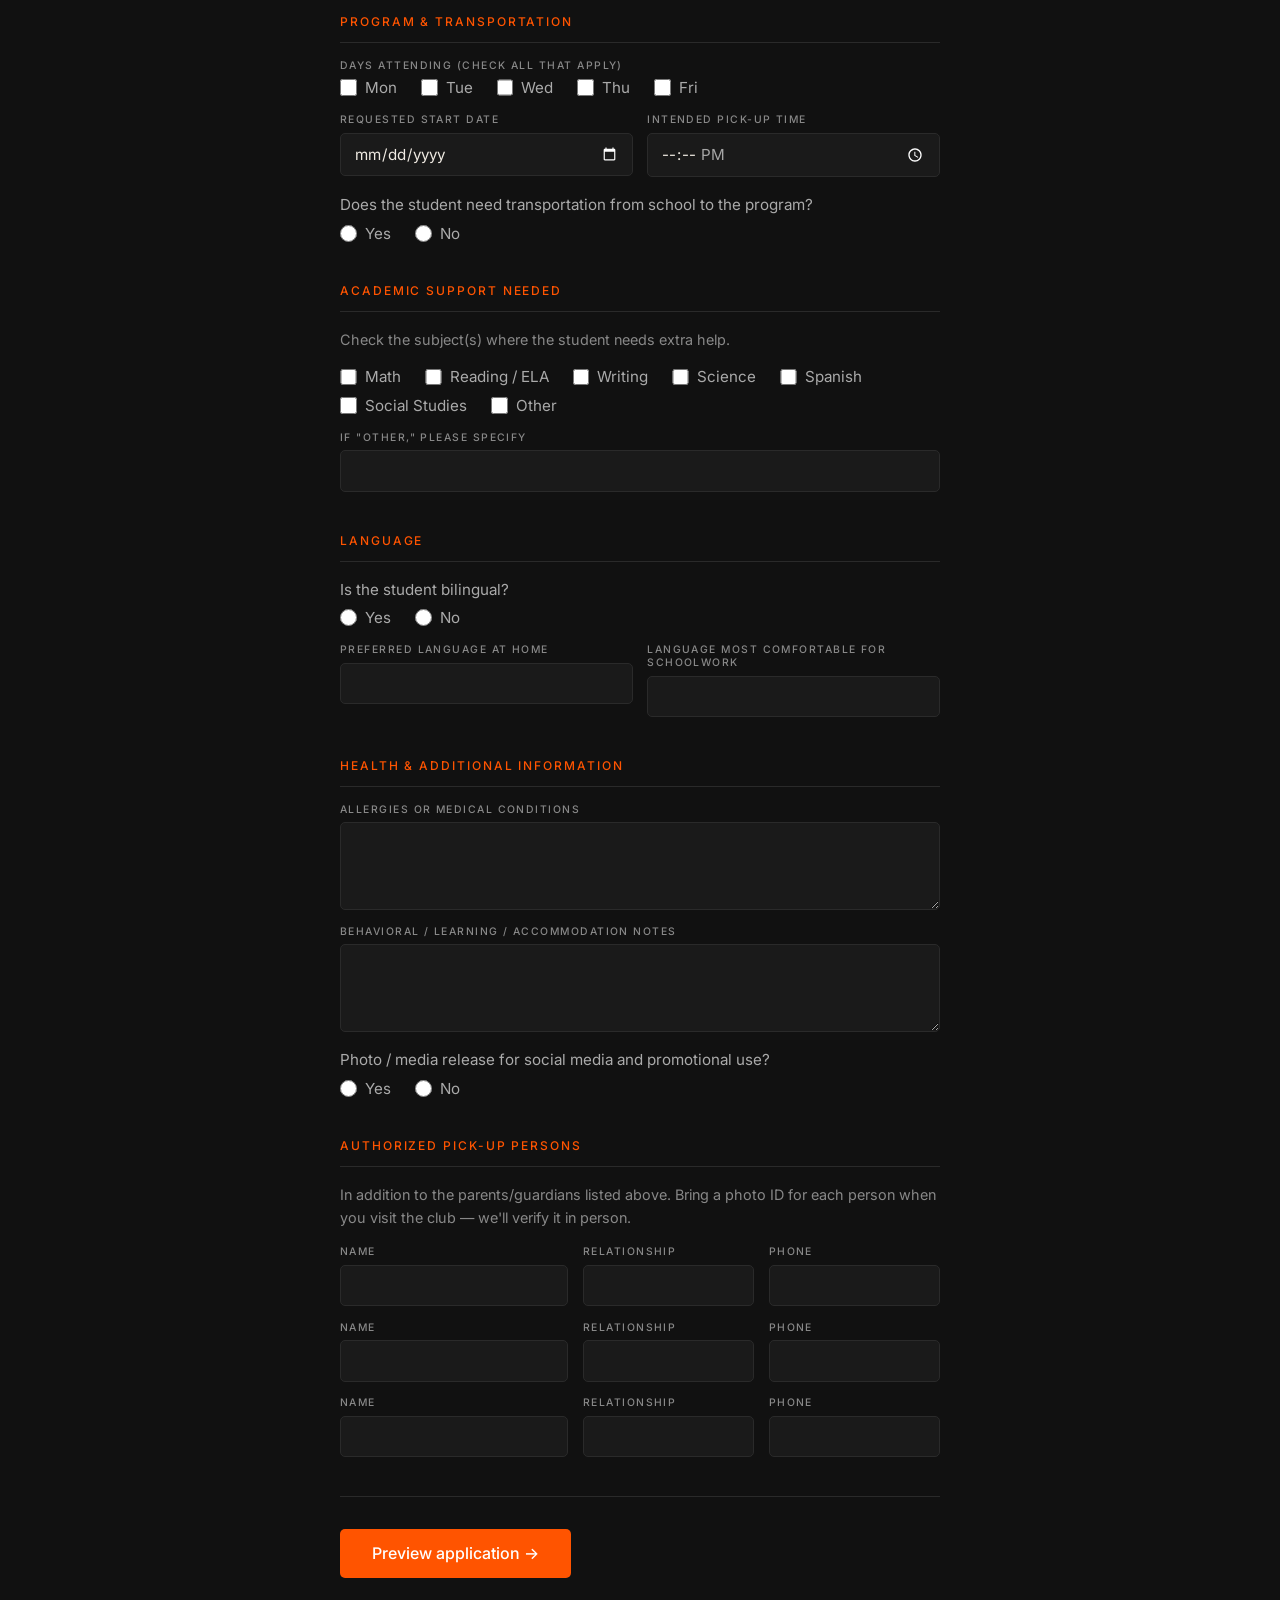
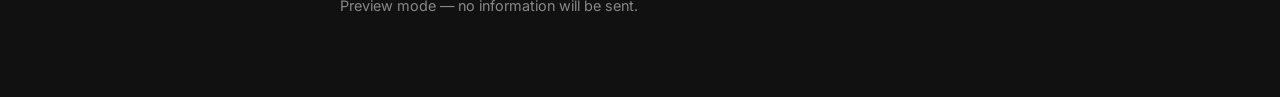
<file: after-school-apply.html>
<!DOCTYPE html>
<html lang="en">
<head>
  <meta charset="UTF-8" />
  <meta name="viewport" content="width=device-width, initial-scale=1.0" />
  <title>Registration — After School Program — Ralf's Game Club</title>
  <link rel="icon" href="assets/images/favicon.svg" type="image/svg+xml" />
  <link rel="stylesheet" href="subpage-brand.css" />
  <link rel="preconnect" href="https://fonts.googleapis.com" />
  <link rel="preconnect" href="https://fonts.gstatic.com" crossorigin />
  <link href="https://fonts.googleapis.com/css2?family=Inter:wght@400;500&display=swap" rel="stylesheet" />
  <style>
    @font-face {
      font-family: 'OGC';
      src: url('assets/fonts/OldschoolGroteskCondensed.ttf') format('truetype');
      font-display: swap;
    }

    *, *::before, *::after { box-sizing: border-box; margin: 0; padding: 0; }

    [hidden] { display: none !important; }

    :root {
      --orange: #ff5400;
      --bg:     #111;
      --surface:#1a1a1a;
      --text:   #f0ebe3;
      --body:   #aaa;
      --muted:  #888;
      --border: #2a2a2a;
      --heading-font: 'OGC', 'Arial Narrow', sans-serif;
      --body-font:    'Inter', system-ui, sans-serif;
    }

    body {
      font-family: var(--body-font);
      background: var(--bg);
      color: var(--text);
      min-height: 100vh;
    }

    /* ── Tab nav ── */
    .tab-bar {
      background: var(--surface);
      border-bottom: 1px solid var(--border);
    }

    .tab-row {
      display: flex;
      justify-content: center;
      gap: clamp(1rem, 5vw, 2.5rem);
      padding: 0 1rem;
    }

    .tab {
      font-size: 0.8rem;
      font-weight: 500;
      letter-spacing: 0.12em;
      text-transform: uppercase;
      color: var(--muted);
      text-decoration: none;
      padding: 1rem 0.2rem;
      border-bottom: 2px solid transparent;
      transition: color 0.2s, border-color 0.2s;
      white-space: nowrap;
    }

    .tab:hover { color: var(--text); }

    .tab.active {
      color: var(--text);
      border-bottom-color: var(--orange);
    }

    main { padding: 3rem 2rem 5rem; }

    .wrap {
      width: 100%;
      max-width: 600px;
      margin: 0 auto;
      display: flex;
      flex-direction: column;
      gap: 2.4rem;
    }

    /* ── Page header ── */
    .page-header {
      display: flex;
      flex-direction: column;
      gap: 1.2rem;
      border-bottom: 1px solid var(--border);
      padding-bottom: 2rem;
    }

    .eyebrow {
      font-size: 0.85rem;
      font-weight: 500;
      letter-spacing: 0.14em;
      text-transform: uppercase;
      color: var(--muted);
    }

    h1 {
      font-family: var(--heading-font);
      font-size: clamp(2.8rem, 8vw, 4rem);
      line-height: 0.92;
      letter-spacing: 0.04em;
      text-transform: uppercase;
      color: var(--text);
    }

    p {
      font-size: 1rem;
      line-height: 1.7;
      color: var(--body);
    }

    p strong { color: var(--text); font-weight: 500; }

    .back-link {
      display: inline-flex;
      align-items: center;
      gap: 0.4rem;
      text-decoration: none;
      color: var(--muted);
      font-size: 0.9rem;
      align-self: flex-start;
      transition: color 0.2s;
    }

    .back-link:hover { color: var(--orange); }

    .draft-note {
      font-size: 0.85rem;
      color: var(--orange);
    }

    /* ── Form sections ── */
    form {
      display: flex;
      flex-direction: column;
      gap: 2.4rem;
    }

    .form-section {
      display: flex;
      flex-direction: column;
      gap: 1rem;
    }

    .section-label {
      font-size: 0.75rem;
      font-weight: 500;
      letter-spacing: 0.16em;
      text-transform: uppercase;
      color: var(--orange);
      padding-bottom: 0.6rem;
      border-bottom: 1px solid var(--border);
    }

    .section-note {
      font-size: 0.9rem;
      line-height: 1.6;
      color: var(--muted);
    }

    .grid {
      display: grid;
      grid-template-columns: 1fr 1fr;
      gap: 0.9rem;
    }

    .grid-3 {
      display: grid;
      grid-template-columns: 1.6fr 1.2fr 1.2fr;
      gap: 0.9rem;
    }

    .full { grid-column: 1 / -1; }

    .field {
      display: flex;
      flex-direction: column;
      gap: 0.4rem;
    }

    .field > label {
      font-size: 0.65rem;
      font-weight: 500;
      letter-spacing: 0.14em;
      text-transform: uppercase;
      color: var(--muted);
    }

    .req { color: var(--orange); }

    input[type="text"],
    input[type="tel"],
    input[type="email"],
    input[type="date"],
    input[type="time"],
    textarea {
      width: 100%;
      background: var(--surface);
      border: 1px solid var(--border);
      border-radius: 5px;
      padding: 0.65rem 0.8rem;
      font-family: var(--body-font);
      font-size: 0.95rem;
      color: var(--text);
    }

    input[type="date"],
    input[type="time"] { color-scheme: dark; }

    input:focus,
    textarea:focus {
      outline: none;
      border-color: var(--orange);
    }

    input::placeholder,
    textarea::placeholder { color: #666; }

    textarea { min-height: 5.5rem; resize: vertical; }

    .question {
      font-size: 0.95rem;
      line-height: 1.6;
      color: var(--body);
    }

    .choice-row {
      display: flex;
      flex-wrap: wrap;
      gap: 0.6rem 1.5rem;
    }

    .choice {
      display: inline-flex;
      align-items: center;
      gap: 0.5rem;
      font-size: 0.95rem;
      color: var(--body);
      cursor: pointer;
    }

    .choice input {
      accent-color: var(--orange);
      width: 1.05rem;
      height: 1.05rem;
      cursor: pointer;
    }

    /* ── Submit ── */
    .submit-wrap {
      border-top: 1px solid var(--border);
      padding-top: 2rem;
      display: flex;
      flex-direction: column;
      gap: 1rem;
    }

    .submit-btn {
      display: inline-block;
      align-self: flex-start;
      background: var(--orange);
      color: #fff;
      border: none;
      cursor: pointer;
      font-family: var(--body-font);
      font-size: 1rem;
      font-weight: 500;
      padding: 0.9rem 2rem;
      border-radius: 5px;
      transition: opacity 0.15s;
    }

    .submit-btn:hover { opacity: 0.85; }
    .submit-btn:disabled { opacity: 0.5; cursor: default; }

    .form-status {
      font-size: 0.9rem;
      line-height: 1.6;
      color: var(--muted);
    }

    .form-status.error { color: #e4694a; }

    /* ── Success panel ── */
    .success-panel {
      background: var(--surface);
      border: 1px solid var(--border);
      border-radius: 6px;
      padding: 2rem;
      display: flex;
      flex-direction: column;
      gap: 0.9rem;
    }

    .success-panel h2 {
      font-family: var(--heading-font);
      font-size: 2rem;
      line-height: 0.92;
      letter-spacing: 0.04em;
      text-transform: uppercase;
      color: var(--text);
    }

    .success-panel .rule {
      width: 32px;
      height: 2px;
      background: var(--orange);
    }

    .success-panel a {
      color: var(--text);
      font-weight: 500;
      text-decoration: none;
    }

    .success-panel a:hover { color: var(--orange); }

    /* ── Responsive ── */
    @media (max-width: 480px) {
      main { padding: 2.5rem 1.5rem 4rem; }
      .grid, .grid-3 { grid-template-columns: 1fr; }
      .submit-btn { display: block; align-self: stretch; text-align: center; }
    }
  </style>
  <link rel="stylesheet" href="site-header.css">
  <script src="site-header.js?v=20260921-hide-menu" defer></script>
</head>
<body>

  <header class="subpage-bar"><a class="subpage-logo" href="index.html" aria-label="Return to Ralf's Game Club home"><img src="assets/images/Ralfs Game Club Logo.svg" alt="Ralf's Game Club"></a></header>

  <main>
    <div class="wrap">

      <a class="back-link" href="after-school.html">← After School Program</a>

      <div class="page-header">
        <p class="eyebrow">After School Program</p>
        <h1>Registration</h1>
        <p>Reserve a spot for your student. Required fields are marked with <span class="req">*</span>.
        Your answers are <strong>saved on this device as you type</strong> — if you leave the page, you can pick up where you left off.</p>
        <p class="draft-note" id="draft-note" hidden>Welcome back — your saved answers were restored.</p>
      </div>

      <div class="success-panel" id="success-panel" hidden>
        <h2>Application received</h2>
        <div class="rule"></div>
        <p>Thank you — we have your registration and will be in touch soon to confirm your student's spot. Everyone's welcome at the table.</p>
        <a href="after-school.html">← Back to the After School Program</a>
      </div>

      <form id="application-form" novalidate>

        <div class="form-section">
          <p class="section-label">Student information</p>
          <div class="grid">
            <div class="field">
              <label for="student_name">Student full name <span class="req">*</span></label>
              <input type="text" id="student_name" name="student_name" autocomplete="off" required />
            </div>
            <div class="field">
              <label for="student_dob">Date of birth <span class="req">*</span></label>
              <input type="date" id="student_dob" name="student_dob" required />
            </div>
            <div class="field">
              <label for="student_grade_school">Grade / current school</label>
              <input type="text" id="student_grade_school" name="student_grade_school" />
            </div>
            <div class="field">
              <label for="student_gender">Gender</label>
              <input type="text" id="student_gender" name="student_gender" />
            </div>
            <div class="field full">
              <label for="student_address">Home address</label>
              <input type="text" id="student_address" name="student_address" />
            </div>
            <div class="field">
              <label for="student_city">City</label>
              <input type="text" id="student_city" name="student_city" />
            </div>
            <div class="field">
              <label for="student_zip">ZIP code</label>
              <input type="text" id="student_zip" name="student_zip" inputmode="numeric" />
            </div>
          </div>
        </div>

        <div class="form-section">
          <p class="section-label">Parent / Guardian 1</p>
          <div class="grid">
            <div class="field">
              <label for="g1_name">Full name <span class="req">*</span></label>
              <input type="text" id="g1_name" name="g1_name" required />
            </div>
            <div class="field">
              <label for="g1_relationship">Relationship to student</label>
              <input type="text" id="g1_relationship" name="g1_relationship" />
            </div>
            <div class="field">
              <label for="g1_phone">Primary phone <span class="req">*</span></label>
              <input type="tel" id="g1_phone" name="g1_phone" required />
            </div>
            <div class="field">
              <label for="g1_email">Email address</label>
              <input type="email" id="g1_email" name="g1_email" />
            </div>
            <div class="field full">
              <label for="g1_address">Home address</label>
              <input type="text" id="g1_address" name="g1_address" />
            </div>
          </div>
        </div>

        <div class="form-section">
          <p class="section-label">Parent / Guardian 2 <span style="color:var(--muted); letter-spacing:normal; text-transform:none;">(optional)</span></p>
          <div class="grid">
            <div class="field">
              <label for="g2_name">Full name</label>
              <input type="text" id="g2_name" name="g2_name" />
            </div>
            <div class="field">
              <label for="g2_relationship">Relationship to student</label>
              <input type="text" id="g2_relationship" name="g2_relationship" />
            </div>
            <div class="field">
              <label for="g2_phone">Primary phone</label>
              <input type="tel" id="g2_phone" name="g2_phone" />
            </div>
            <div class="field">
              <label for="g2_email">Email address</label>
              <input type="email" id="g2_email" name="g2_email" />
            </div>
            <div class="field full">
              <label for="g2_address">Home address</label>
              <input type="text" id="g2_address" name="g2_address" />
            </div>
          </div>
        </div>

        <div class="form-section">
          <p class="section-label">Emergency contact</p>
          <div class="grid">
            <div class="field">
              <label for="ec_name">Name (if different from above)</label>
              <input type="text" id="ec_name" name="ec_name" />
            </div>
            <div class="field">
              <label for="ec_phone">Phone</label>
              <input type="tel" id="ec_phone" name="ec_phone" />
            </div>
          </div>
        </div>

        <div class="form-section">
          <p class="section-label">Program &amp; transportation</p>
          <div class="field">
            <label>Days attending (check all that apply)</label>
            <div class="choice-row">
              <label class="choice"><input type="checkbox" name="day_mon" /> Mon</label>
              <label class="choice"><input type="checkbox" name="day_tue" /> Tue</label>
              <label class="choice"><input type="checkbox" name="day_wed" /> Wed</label>
              <label class="choice"><input type="checkbox" name="day_thu" /> Thu</label>
              <label class="choice"><input type="checkbox" name="day_fri" /> Fri</label>
            </div>
          </div>
          <div class="grid">
            <div class="field">
              <label for="start_date">Requested start date</label>
              <input type="date" id="start_date" name="start_date" />
            </div>
            <div class="field">
              <label for="pickup_time">Intended pick-up time</label>
              <input type="time" id="pickup_time" name="pickup_time" min="15:00" max="18:30" />
            </div>
          </div>
          <div class="field">
            <p class="question">Does the student need transportation from school to the program?</p>
            <div class="choice-row">
              <label class="choice"><input type="radio" name="transportation" value="Yes" /> Yes</label>
              <label class="choice"><input type="radio" name="transportation" value="No" /> No</label>
            </div>
          </div>
        </div>

        <div class="form-section">
          <p class="section-label">Academic support needed</p>
          <p class="section-note">Check the subject(s) where the student needs extra help.</p>
          <div class="choice-row">
            <label class="choice"><input type="checkbox" name="subj_math" /> Math</label>
            <label class="choice"><input type="checkbox" name="subj_reading" /> Reading / ELA</label>
            <label class="choice"><input type="checkbox" name="subj_writing" /> Writing</label>
            <label class="choice"><input type="checkbox" name="subj_science" /> Science</label>
            <label class="choice"><input type="checkbox" name="subj_spanish" /> Spanish</label>
            <label class="choice"><input type="checkbox" name="subj_social" /> Social Studies</label>
            <label class="choice"><input type="checkbox" name="subj_other" /> Other</label>
          </div>
          <div class="field">
            <label for="subj_other_text">If "other," please specify</label>
            <input type="text" id="subj_other_text" name="subj_other_text" />
          </div>
        </div>

        <div class="form-section">
          <p class="section-label">Language</p>
          <div class="field">
            <p class="question">Is the student bilingual?</p>
            <div class="choice-row">
              <label class="choice"><input type="radio" name="bilingual" value="Yes" /> Yes</label>
              <label class="choice"><input type="radio" name="bilingual" value="No" /> No</label>
            </div>
          </div>
          <div class="grid">
            <div class="field">
              <label for="lang_home">Preferred language at home</label>
              <input type="text" id="lang_home" name="lang_home" />
            </div>
            <div class="field">
              <label for="lang_school">Language most comfortable for schoolwork</label>
              <input type="text" id="lang_school" name="lang_school" />
            </div>
          </div>
        </div>

        <div class="form-section">
          <p class="section-label">Health &amp; additional information</p>
          <div class="grid">
            <div class="field full">
              <label for="health_allergies">Allergies or medical conditions</label>
              <textarea id="health_allergies" name="health_allergies"></textarea>
            </div>
            <div class="field full">
              <label for="health_notes">Behavioral / learning / accommodation notes</label>
              <textarea id="health_notes" name="health_notes"></textarea>
            </div>
          </div>
          <div class="field">
            <p class="question">Photo / media release for social media and promotional use?</p>
            <div class="choice-row">
              <label class="choice"><input type="radio" name="media_release" value="Yes" /> Yes</label>
              <label class="choice"><input type="radio" name="media_release" value="No" /> No</label>
            </div>
          </div>
        </div>

        <div class="form-section">
          <p class="section-label">Authorized pick-up persons</p>
          <p class="section-note">In addition to the parents/guardians listed above. Bring a photo ID for each person when you visit the club — we'll verify it in person.</p>
          <div class="grid-3">
            <div class="field">
              <label for="pickup1_name">Name</label>
              <input type="text" id="pickup1_name" name="pickup1_name" />
            </div>
            <div class="field">
              <label for="pickup1_rel">Relationship</label>
              <input type="text" id="pickup1_rel" name="pickup1_rel" />
            </div>
            <div class="field">
              <label for="pickup1_phone">Phone</label>
              <input type="tel" id="pickup1_phone" name="pickup1_phone" />
            </div>
            <div class="field">
              <label for="pickup2_name">Name</label>
              <input type="text" id="pickup2_name" name="pickup2_name" />
            </div>
            <div class="field">
              <label for="pickup2_rel">Relationship</label>
              <input type="text" id="pickup2_rel" name="pickup2_rel" />
            </div>
            <div class="field">
              <label for="pickup2_phone">Phone</label>
              <input type="tel" id="pickup2_phone" name="pickup2_phone" />
            </div>
            <div class="field">
              <label for="pickup3_name">Name</label>
              <input type="text" id="pickup3_name" name="pickup3_name" />
            </div>
            <div class="field">
              <label for="pickup3_rel">Relationship</label>
              <input type="text" id="pickup3_rel" name="pickup3_rel" />
            </div>
            <div class="field">
              <label for="pickup3_phone">Phone</label>
              <input type="tel" id="pickup3_phone" name="pickup3_phone" />
            </div>
          </div>
        </div>

        <div class="submit-wrap">
          <button type="submit" class="submit-btn" id="submit-btn">Preview application →</button>
          <p class="form-status" id="form-status" role="status" aria-live="polite">Preview mode — no information will be sent.</p>
        </div>

      </form>

    </div>
  </main>

  <script>
    (function () {
      var STORAGE_KEY = 'rgc-after-school-application';
      var form = document.getElementById('application-form');
      var draftNote = document.getElementById('draft-note');
      var successPanel = document.getElementById('success-panel');
      var submitBtn = document.getElementById('submit-btn');
      var statusEl = document.getElementById('form-status');

      /* ── Draft persistence ── */
      function snapshot() {
        var data = {};
        Array.prototype.forEach.call(form.elements, function (el) {
          if (!el.name) return;
          if (el.type === 'checkbox') data[el.name] = el.checked;
          else if (el.type === 'radio') { if (el.checked) data[el.name] = el.value; }
          else data[el.name] = el.value;
        });
        return data;
      }

      function saveDraft() {
        try { localStorage.setItem(STORAGE_KEY, JSON.stringify(snapshot())); } catch (e) {}
      }

      function restoreDraft() {
        var saved;
        try { saved = JSON.parse(localStorage.getItem(STORAGE_KEY) || 'null'); } catch (e) {}
        if (!saved) return;
        var restoredAny = false;
        Array.prototype.forEach.call(form.elements, function (el) {
          if (!el.name || !(el.name in saved)) return;
          if (el.type === 'checkbox') {
            el.checked = !!saved[el.name];
            if (el.checked) restoredAny = true;
          } else if (el.type === 'radio') {
            el.checked = (el.value === saved[el.name]);
            if (el.checked) restoredAny = true;
          } else {
            el.value = saved[el.name] || '';
            if (el.value) restoredAny = true;
          }
        });
        if (restoredAny) draftNote.hidden = false;
      }

      form.addEventListener('input', saveDraft);
      form.addEventListener('change', saveDraft);
      restoreDraft();

      /* ── Formatting helpers ── */
      function fmtDate(iso) {
        if (!iso) return '';
        var p = iso.split('-');
        return p.length === 3 ? p[1] + '/' + p[2] + '/' + p[0] : iso;
      }

      function fmtTime(t) {
        if (!t) return '';
        var p = t.split(':');
        var h = parseInt(p[0], 10);
        var ap = h >= 12 ? 'PM' : 'AM';
        h = h % 12 || 12;
        return h + ':' + p[1] + ' ' + ap;
      }

      function val(name) {
        var el = form.elements[name];
        return el ? el.value.trim() : '';
      }

      function radio(name) {
        var el = form.querySelector('input[name="' + name + '"]:checked');
        return el ? el.value : '';
      }

      function checkedList(pairs) {
        return pairs.filter(function (p) { return form.elements[p[0]].checked; })
                    .map(function (p) { return p[1]; })
                    .join(', ');
      }

      function pickupRow(n) {
        var parts = [val('pickup' + n + '_name'), val('pickup' + n + '_rel'), val('pickup' + n + '_phone')];
        return parts.some(Boolean) ? parts.join(' — ') : '';
      }

      /* ── Preview-only submit ── */
      form.addEventListener('submit', function (e) {
        e.preventDefault();
        if (!form.reportValidity()) return;
        submitBtn.disabled = true;
        submitBtn.textContent = 'Preview complete';
        statusEl.classList.remove('error');
        statusEl.textContent = 'Preview only — your application has not been sent. Online submission will be enabled after final approval.';
      });
    })();
  </script>

</body>
</html>
</file>
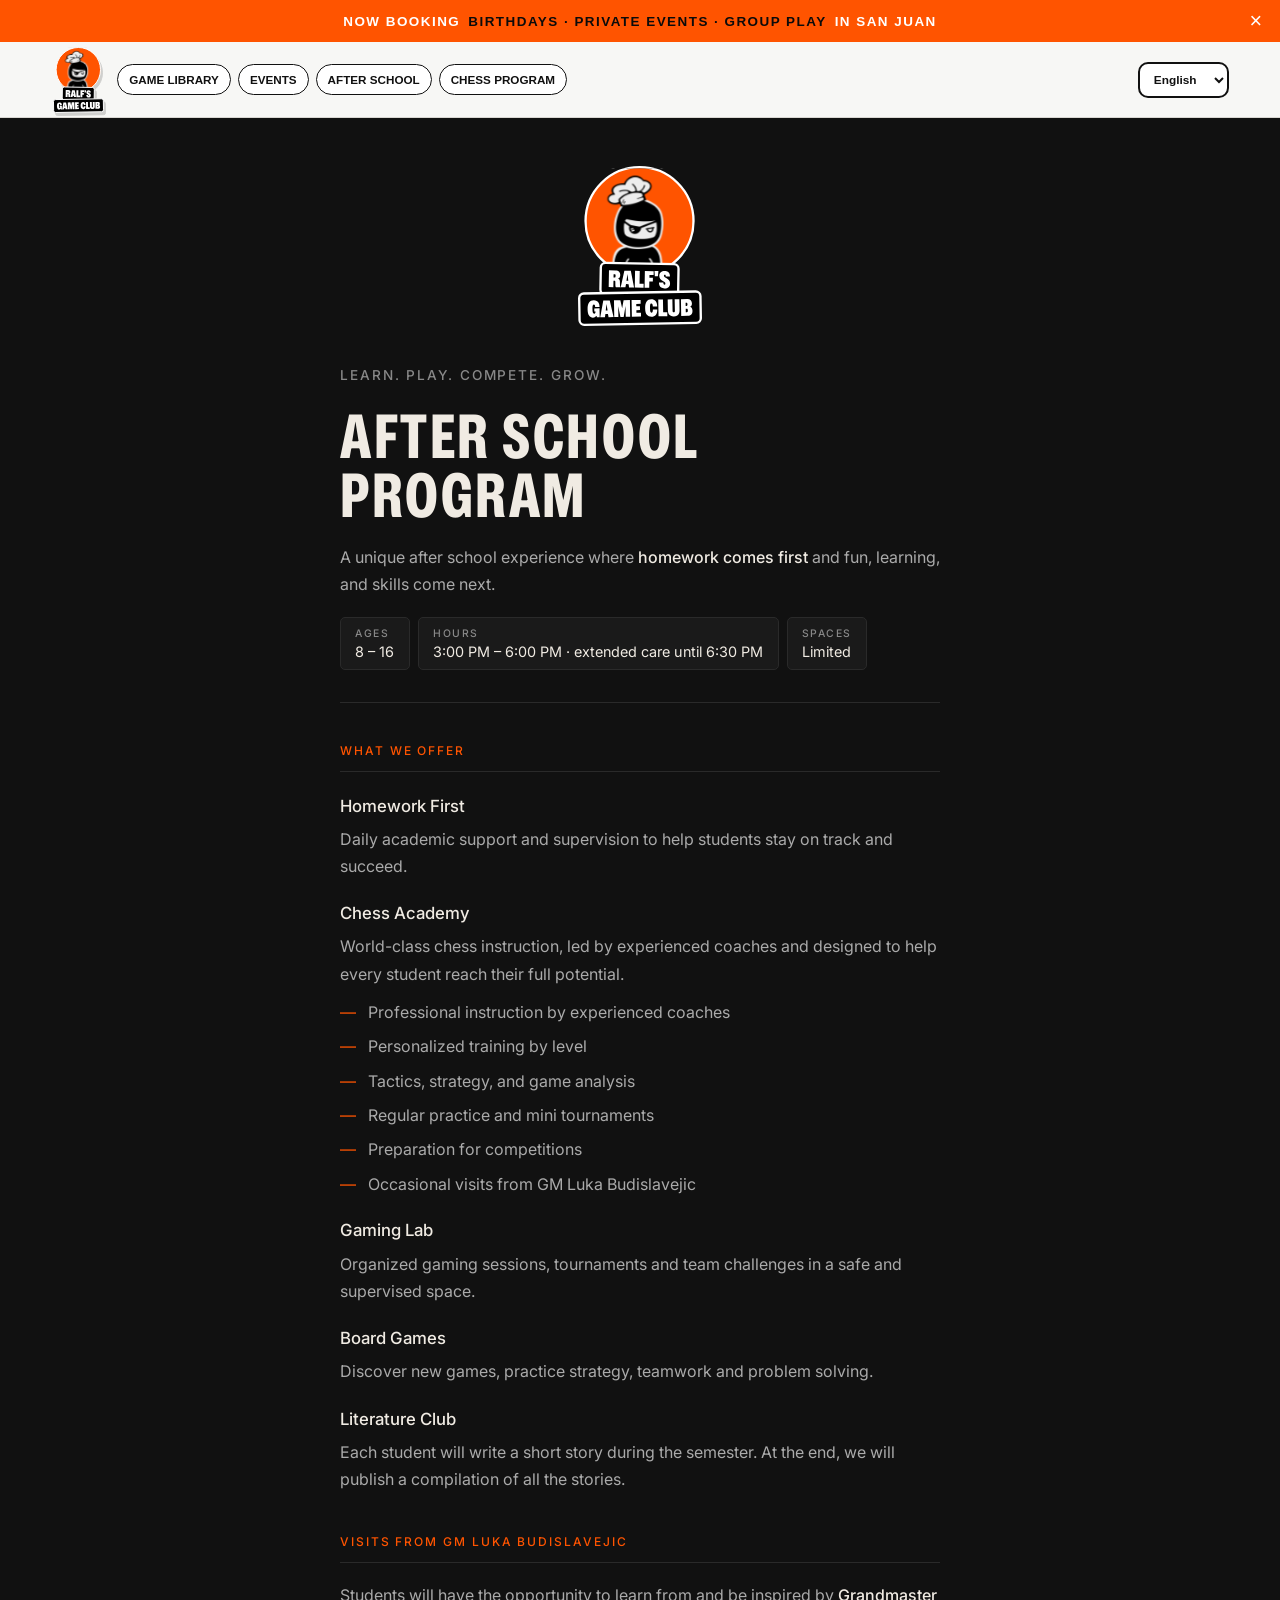
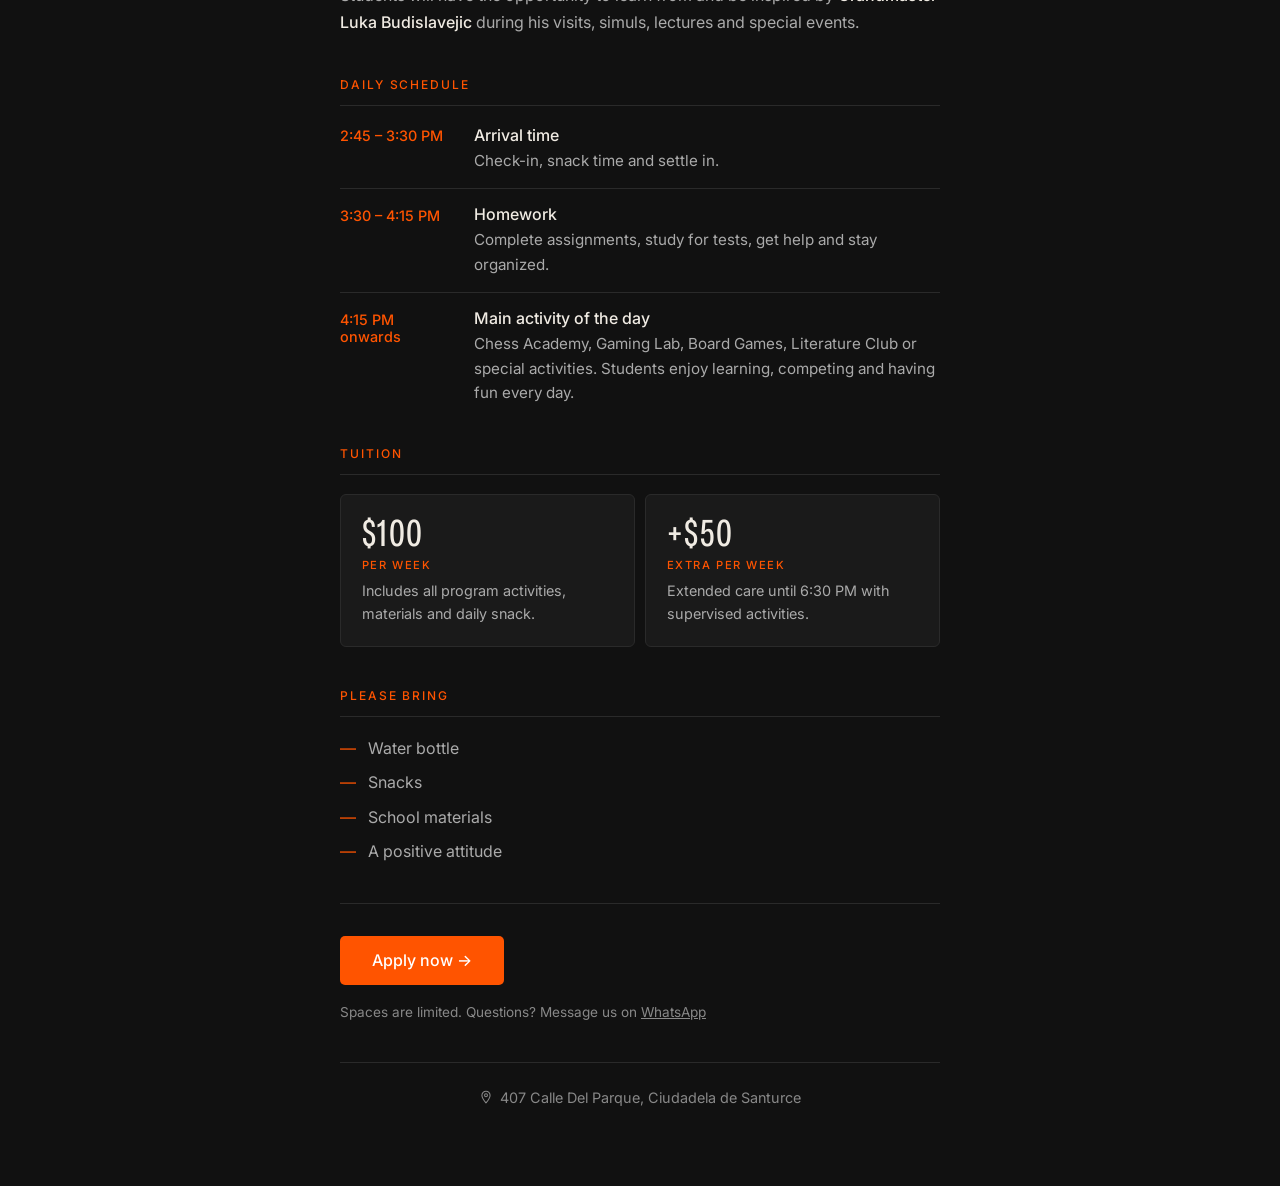
<file: after-school.html>
<!DOCTYPE html>
<html lang="en">
<head>
  <meta charset="UTF-8" />
  <meta name="viewport" content="width=device-width, initial-scale=1.0" />
  <title>After School Program — Ralf's Game Club</title>
  <link rel="icon" href="assets/images/favicon.svg" type="image/svg+xml" />
  <link rel="stylesheet" href="subpage-brand.css" />
  <link rel="preconnect" href="https://fonts.googleapis.com" />
  <link rel="preconnect" href="https://fonts.gstatic.com" crossorigin />
  <link href="https://fonts.googleapis.com/css2?family=Inter:wght@400;500&display=swap" rel="stylesheet" />
  <style>
    @font-face {
      font-family: 'OGC';
      src: url('assets/fonts/OldschoolGroteskCondensed.ttf') format('truetype');
      font-display: swap;
    }

    *, *::before, *::after { box-sizing: border-box; margin: 0; padding: 0; }

    :root {
      --orange: #ff5400;
      --bg:     #111;
      --surface:#1a1a1a;
      --text:   #f0ebe3;
      --body:   #aaa;
      --muted:  #888;
      --border: #2a2a2a;
      --heading-font: 'OGC', 'Arial Narrow', sans-serif;
      --body-font:    'Inter', system-ui, sans-serif;
    }

    body {
      font-family: var(--body-font);
      background: var(--bg);
      color: var(--text);
      min-height: 100vh;
    }

    /* ── Tab nav ── */
    .tab-bar {
      background: var(--surface);
      border-bottom: 1px solid var(--border);
    }

    .tab-row {
      display: flex;
      justify-content: center;
      gap: clamp(1rem, 5vw, 2.5rem);
      padding: 0 1rem;
    }

    .tab {
      font-size: 0.8rem;
      font-weight: 500;
      letter-spacing: 0.12em;
      text-transform: uppercase;
      color: var(--muted);
      text-decoration: none;
      padding: 1rem 0.2rem;
      border-bottom: 2px solid transparent;
      transition: color 0.2s, border-color 0.2s;
      white-space: nowrap;
    }

    .tab:hover { color: var(--text); }

    .tab.active {
      color: var(--text);
      border-bottom-color: var(--orange);
    }

    main { padding: 3rem 2rem 5rem; }

    .wrap {
      width: 100%;
      max-width: 600px;
      margin: 0 auto;
      display: flex;
      flex-direction: column;
      gap: 2.4rem;
    }

    /* ── Logo ── */
    .logo-wrap {
      display: flex;
      justify-content: center;
    }

    .logo-wrap img {
      height: 160px;
      width: auto;
    }

    /* ── Page header ── */
    .page-header {
      display: flex;
      flex-direction: column;
      gap: 1.2rem;
      border-bottom: 1px solid var(--border);
      padding-bottom: 2rem;
    }

    .eyebrow {
      font-size: 0.85rem;
      font-weight: 500;
      letter-spacing: 0.14em;
      text-transform: uppercase;
      color: var(--muted);
    }

    h1 {
      font-family: var(--heading-font);
      font-size: clamp(2.8rem, 8vw, 4rem);
      line-height: 0.92;
      letter-spacing: 0.04em;
      text-transform: uppercase;
      color: var(--text);
    }

    /* ── Meta pills ── */
    .page-meta {
      display: flex;
      flex-wrap: wrap;
      gap: 0.5rem;
    }

    .meta-pill {
      display: inline-flex;
      flex-direction: column;
      gap: 0.2rem;
      background: var(--surface);
      border: 1px solid var(--border);
      border-radius: 5px;
      padding: 0.55rem 0.9rem;
    }

    .pill-label {
      font-size: 0.65rem;
      font-weight: 500;
      letter-spacing: 0.14em;
      text-transform: uppercase;
      color: var(--muted);
    }

    .pill-value {
      font-size: 0.9rem;
      color: var(--text);
    }

    /* ── Sections ── */
    .page-section {
      display: flex;
      flex-direction: column;
      gap: 1.2rem;
    }

    .section-label {
      font-size: 0.75rem;
      font-weight: 500;
      letter-spacing: 0.16em;
      text-transform: uppercase;
      color: var(--orange);
      padding-bottom: 0.6rem;
      border-bottom: 1px solid var(--border);
    }

    p {
      font-size: 1rem;
      line-height: 1.7;
      color: var(--body);
    }

    p strong {
      color: var(--text);
      font-weight: 500;
    }

    ul {
      list-style: none;
      display: flex;
      flex-direction: column;
      gap: 0.55rem;
    }

    ul li {
      display: flex;
      gap: 0.75rem;
      font-size: 1rem;
      line-height: 1.6;
      color: var(--body);
    }

    ul li::before {
      content: '—';
      color: var(--orange);
      flex-shrink: 0;
    }

    /* ── Offer blocks ── */
    .offer {
      display: flex;
      flex-direction: column;
      gap: 0.35rem;
    }

    .offer-title {
      font-size: 1.05rem;
      font-weight: 500;
      color: var(--text);
    }

    .offer ul { margin-top: 0.4rem; }

    /* ── Daily schedule ── */
    .schedule { display: flex; flex-direction: column; }

    .schedule-row {
      display: flex;
      gap: 1.2rem;
      padding: 0.95rem 0;
      border-bottom: 1px solid var(--border);
    }

    .schedule-row:last-child { border-bottom: none; padding-bottom: 0; }
    .schedule-row:first-child { padding-top: 0; }

    .schedule-time {
      flex-shrink: 0;
      width: 7.2rem;
      font-size: 0.9rem;
      font-weight: 500;
      color: var(--orange);
      padding-top: 0.15rem;
    }

    .schedule-body {
      display: flex;
      flex-direction: column;
      gap: 0.25rem;
    }

    .schedule-title {
      font-size: 1rem;
      font-weight: 500;
      color: var(--text);
    }

    .schedule-desc {
      font-size: 0.95rem;
      line-height: 1.6;
      color: var(--body);
    }

    /* ── Tuition ── */
    .tuition-grid {
      display: flex;
      flex-wrap: wrap;
      gap: 0.6rem;
    }

    .tuition-card {
      flex: 1 1 240px;
      background: var(--surface);
      border: 1px solid var(--border);
      border-radius: 6px;
      padding: 1.3rem;
      display: flex;
      flex-direction: column;
      gap: 0.45rem;
    }

    .tuition-price {
      font-family: var(--heading-font);
      font-size: 2.4rem;
      line-height: 0.92;
      letter-spacing: 0.04em;
      text-transform: uppercase;
      color: var(--text);
    }

    .tuition-label {
      font-size: 0.7rem;
      font-weight: 500;
      letter-spacing: 0.14em;
      text-transform: uppercase;
      color: var(--orange);
    }

    .tuition-desc {
      font-size: 0.9rem;
      line-height: 1.6;
      color: var(--body);
    }

    /* ── CTA ── */
    .cta-wrap {
      border-top: 1px solid var(--border);
      padding-top: 2rem;
      display: flex;
      flex-direction: column;
      gap: 1rem;
    }

    .cta-btn {
      display: inline-block;
      align-self: flex-start;
      background: var(--orange);
      color: #fff;
      text-decoration: none;
      font-size: 1rem;
      font-weight: 500;
      padding: 0.9rem 2rem;
      border-radius: 5px;
      transition: opacity 0.15s;
    }

    .cta-btn:hover { opacity: 0.85; }

    .cta-note {
      font-size: 0.85rem;
      color: var(--muted);
    }

    .cta-note a { color: var(--muted); }
    .cta-note a:hover { color: var(--orange); }

    /* ── Footer ── */
    footer {
      border-top: 1px solid var(--border);
      padding-top: 1.6rem;
      display: flex;
      justify-content: center;
    }

    .maps-link {
      display: inline-flex;
      align-items: center;
      gap: 0.45rem;
      text-decoration: none;
      color: var(--muted);
      font-size: 0.9rem;
      transition: color 0.2s;
    }

    .maps-link:hover { color: var(--orange); }

    .maps-link svg {
      width: 14px;
      height: 14px;
      flex-shrink: 0;
    }

    /* ── Responsive ── */
    @media (max-width: 480px) {
      main { padding: 2.5rem 1.5rem 4rem; }
      .cta-btn { display: block; align-self: stretch; text-align: center; }
      .page-meta { flex-direction: column; }
      .meta-pill { width: 100%; }
      .schedule-row { flex-direction: column; gap: 0.3rem; }
      .schedule-time { width: auto; }
    }
  </style>
  <link rel="stylesheet" href="site-header.css">
  <script src="site-header.js?v=20260921-hide-menu" defer></script>
</head>
<body>

  <header class="subpage-bar"><a class="subpage-logo" href="index.html" aria-label="Return to Ralf's Game Club home"><img src="assets/images/Ralfs Game Club Logo.svg" alt="Ralf's Game Club"></a></header>

  <main>
    <div class="wrap">

      <div class="logo-wrap">
        <img src="assets/images/Ralfs Game Club Logo.svg" alt="Ralf's Game Club" />
      </div>

      <div class="page-header">
        <p class="eyebrow">Learn. Play. Compete. Grow.</p>
        <h1>After School<br />Program</h1>
        <p>A unique after school experience where <strong>homework comes first</strong> and fun, learning, and skills come next.</p>
        <div class="page-meta">
          <div class="meta-pill">
            <span class="pill-label">Ages</span>
            <span class="pill-value">8 – 16</span>
          </div>
          <div class="meta-pill">
            <span class="pill-label">Hours</span>
            <span class="pill-value">3:00 PM – 6:00 PM · extended care until 6:30 PM</span>
          </div>
          <div class="meta-pill">
            <span class="pill-label">Spaces</span>
            <span class="pill-value">Limited</span>
          </div>
        </div>
      </div>

      <div class="page-section">
        <p class="section-label">What we offer</p>

        <div class="offer">
          <p class="offer-title">Homework First</p>
          <p>Daily academic support and supervision to help students stay on track and succeed.</p>
        </div>

        <div class="offer">
          <p class="offer-title">Chess Academy</p>
          <p>World-class chess instruction, led by experienced coaches and designed to help every student reach their full potential.</p>
          <ul>
            <li>Professional instruction by experienced coaches</li>
            <li>Personalized training by level</li>
            <li>Tactics, strategy, and game analysis</li>
            <li>Regular practice and mini tournaments</li>
            <li>Preparation for competitions</li>
            <li>Occasional visits from GM Luka Budislavejic</li>
          </ul>
        </div>

        <div class="offer">
          <p class="offer-title">Gaming Lab</p>
          <p>Organized gaming sessions, tournaments and team challenges in a safe and supervised space.</p>
        </div>

        <div class="offer">
          <p class="offer-title">Board Games</p>
          <p>Discover new games, practice strategy, teamwork and problem solving.</p>
        </div>

        <div class="offer">
          <p class="offer-title">Literature Club</p>
          <p>Each student will write a short story during the semester. At the end, we will publish a compilation of all the stories.</p>
        </div>
      </div>

      <div class="page-section">
        <p class="section-label">Visits from GM Luka Budislavejic</p>
        <p>Students will have the opportunity to learn from and be inspired by <strong>Grandmaster Luka Budislavejic</strong> during his visits, simuls, lectures and special events.</p>
      </div>

      <div class="page-section">
        <p class="section-label">Daily schedule</p>
        <div class="schedule">
          <div class="schedule-row">
            <span class="schedule-time">2:45 – 3:30 PM</span>
            <div class="schedule-body">
              <span class="schedule-title">Arrival time</span>
              <span class="schedule-desc">Check-in, snack time and settle in.</span>
            </div>
          </div>
          <div class="schedule-row">
            <span class="schedule-time">3:30 – 4:15 PM</span>
            <div class="schedule-body">
              <span class="schedule-title">Homework</span>
              <span class="schedule-desc">Complete assignments, study for tests, get help and stay organized.</span>
            </div>
          </div>
          <div class="schedule-row">
            <span class="schedule-time">4:15 PM onwards</span>
            <div class="schedule-body">
              <span class="schedule-title">Main activity of the day</span>
              <span class="schedule-desc">Chess Academy, Gaming Lab, Board Games, Literature Club or special activities. Students enjoy learning, competing and having fun every day.</span>
            </div>
          </div>
        </div>
      </div>

      <div class="page-section">
        <p class="section-label">Tuition</p>
        <div class="tuition-grid">
          <div class="tuition-card">
            <span class="tuition-price">$100</span>
            <span class="tuition-label">Per week</span>
            <span class="tuition-desc">Includes all program activities, materials and daily snack.</span>
          </div>
          <div class="tuition-card">
            <span class="tuition-price">+$50</span>
            <span class="tuition-label">Extra per week</span>
            <span class="tuition-desc">Extended care until 6:30 PM with supervised activities.</span>
          </div>
        </div>
      </div>

      <div class="page-section">
        <p class="section-label">Please bring</p>
        <ul>
          <li>Water bottle</li>
          <li>Snacks</li>
          <li>School materials</li>
          <li>A positive attitude</li>
        </ul>
      </div>

      <div class="cta-wrap">
        <a class="cta-btn" href="after-school-apply.html">
          Apply now →
        </a>
        <p class="cta-note">
          Spaces are limited. Questions? Message us on
          <a href="https://chat.whatsapp.com/DHEO94Le7h0AWgC6nFynwj" target="_blank" rel="noopener">WhatsApp</a>
        </p>
      </div>

      <footer>
        <a class="maps-link"
           href="https://maps.google.com/?q=407+Calle+Del+Parque,+Santurce,+San+Juan,+PR"
           target="_blank" rel="noopener">
          <svg viewBox="0 0 24 24" fill="none" stroke="currentColor" stroke-width="1.8"
               stroke-linecap="round" stroke-linejoin="round" aria-hidden="true">
            <path d="M12 2C8.13 2 5 5.13 5 9c0 5.25 7 13 7 13s7-7.75 7-13c0-3.87-3.13-7-7-7z"/>
            <circle cx="12" cy="9" r="2.5"/>
          </svg>
          407 Calle Del Parque, Ciudadela de Santurce
        </a>
      </footer>

    </div>
  </main>

</body>
</html>
</file>
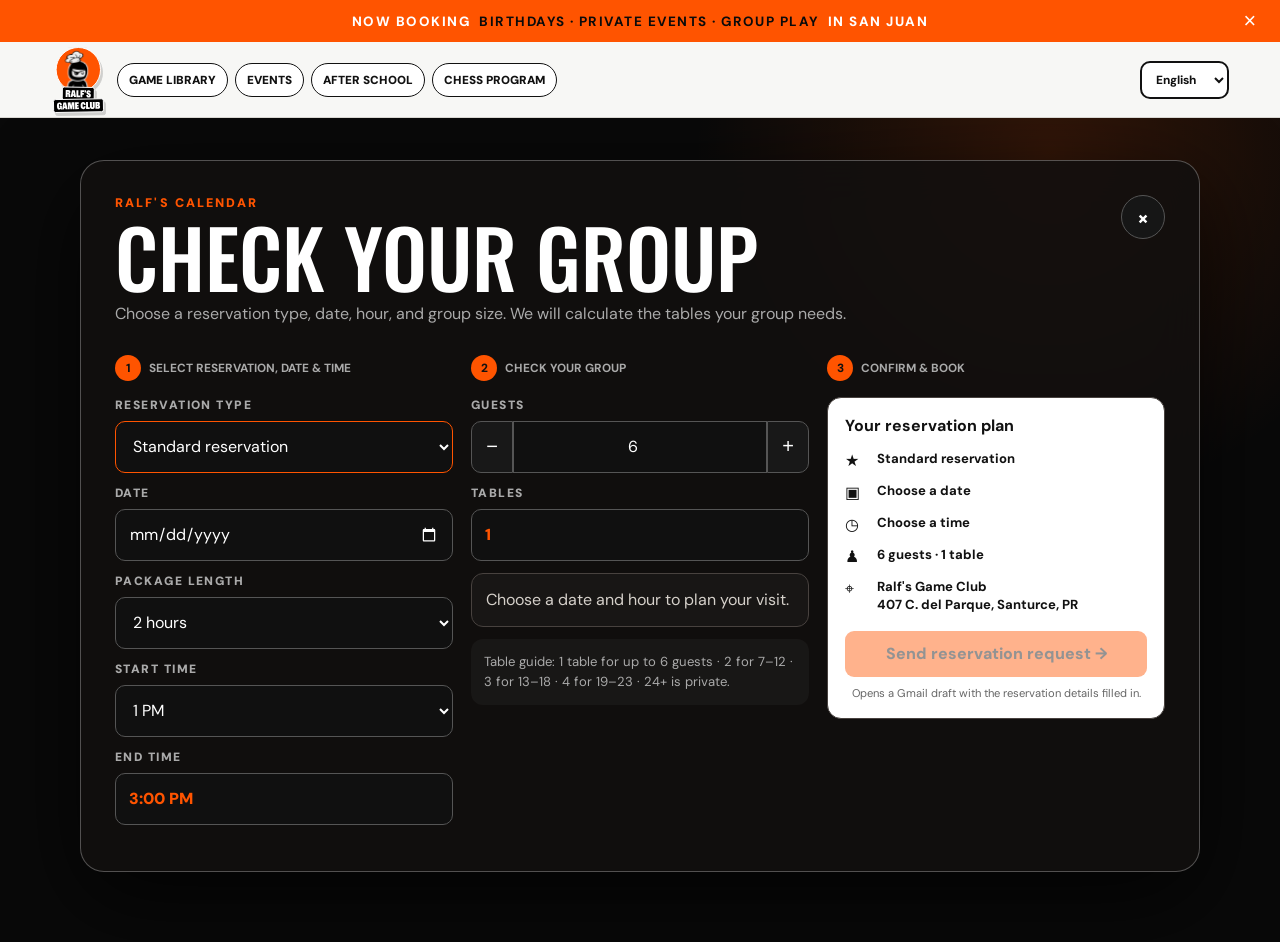
<file: availability.html>
<!doctype html>
<html lang="en">
<head>
  <meta charset="utf-8">
  <meta name="viewport" content="width=device-width,initial-scale=1">
  <title>Request a Reservation — Ralf's Game Club</title>
  <meta name="description" content="Choose a date, time, group size, and reservation type for Ralf's Game Club.">
  <link rel="icon" href="assets/images/favicon.svg" type="image/svg+xml">
  <link rel="stylesheet" href="subpage-brand.css">
  <link rel="stylesheet" href="site-header.css">
  <link rel="preconnect" href="https://fonts.googleapis.com">
  <link rel="preconnect" href="https://fonts.gstatic.com" crossorigin>
  <link href="https://fonts.googleapis.com/css2?family=DM+Sans:wght@400;500;600;700;800&family=Oswald:wght@500;600&display=swap" rel="stylesheet">
  <script src="site-header.js?v=20260921-hide-menu" defer></script>
  <style>
    :root{--orange:#ff5400;--ink:#0b0b0b;--paper:#f5f2eb;--muted:#aaa5a0;--line:rgba(255,255,255,.24)}
    *{box-sizing:border-box}
    body{margin:0;background:radial-gradient(circle at 82% 16%,rgba(255,84,0,.17),transparent 27%),#090909;color:#fff;font-family:"DM Sans",sans-serif;min-height:100vh}
    .booking-page{min-height:calc(100vh - 120px);display:grid;place-items:center;padding:42px 18px 70px}
    .booking-dialog{width:min(1120px,100%);border:1px solid rgba(255,255,255,.28);border-radius:24px;background:rgba(18,16,15,.86);box-shadow:0 28px 90px rgba(0,0,0,.72);backdrop-filter:blur(22px);overflow:hidden}
    .dialog-inner{padding:clamp(22px,4vw,34px)}
    .dialog-head{display:flex;align-items:flex-start;justify-content:space-between;gap:24px}
    .section-label{color:var(--orange);font-size:.78rem;font-weight:900;letter-spacing:.17em;text-transform:uppercase}
    h1{font-family:"Oswald",sans-serif;font-size:clamp(2.8rem,7vw,5rem);font-weight:500;line-height:.9;text-transform:uppercase;margin:9px 0 10px}
    .dialog-head p{margin:0;color:#aaa;line-height:1.55}
    .dialog-close{display:grid;place-items:center;flex:0 0 44px;width:44px;height:44px;border:1px solid #555;border-radius:50%;background:#161616;color:#fff;text-decoration:none;font-size:1.3rem;font-weight:800}
    .booking-layout{display:grid;grid-template-columns:repeat(3,minmax(0,1fr));gap:18px;margin-top:28px;align-items:start}
    .booking-stage{min-width:0}
    .booking-step{display:flex;gap:8px;align-items:center;color:#aaa;font-size:.74rem;font-weight:800;text-transform:uppercase;margin-bottom:16px}
    .booking-step span{display:grid;place-items:center;width:26px;height:26px;flex:0 0 26px;border-radius:50%;background:var(--orange);color:#111}
    .calendar-fields{display:grid;gap:12px;margin-bottom:12px}
    .calendar-field{display:grid;gap:8px}
    .calendar-field label{color:#aaa;font-size:.75rem;font-weight:900;letter-spacing:.12em;text-transform:uppercase}
    .calendar-field input,.calendar-field select{width:100%;min-height:52px;border:1px solid #555;border-radius:10px;background:#101010;color:#fff;padding:11px 13px;font:inherit;color-scheme:dark}
    .calendar-field input[readonly]{color:var(--orange);font-weight:900}
    .reservation-type select{border-color:var(--orange)}
    .number-control{display:grid;grid-template-columns:42px 1fr 42px}
    .number-control input{border-radius:0;text-align:center}
    .number-control button{border:1px solid #555;background:#181818;color:#fff;font-size:1.25rem;cursor:pointer}
    .number-control button:first-child{border-radius:10px 0 0 10px}.number-control button:last-child{border-radius:0 10px 10px 0}
    .availability-result{border:1px solid #48423f;border-radius:12px;padding:14px;color:#d5d0ca;background:#ffffff08;margin-bottom:12px;line-height:1.5}
    .capacity-guide{padding:13px;border-radius:12px;background:#ffffff09;color:#aaa;font-size:.82rem;line-height:1.55}
    .reservation-summary{padding:17px;border:1px solid #48423f;border-radius:14px;background:#fff;color:#111}
    .reservation-summary h2{margin:0 0 14px;font-size:1rem}
    .summary-list{display:grid;gap:11px;margin-bottom:16px}
    .summary-list div{display:grid;grid-template-columns:24px 1fr;gap:8px}
    .summary-list span{font-size:1rem}.summary-list strong{font-size:.82rem;line-height:1.4}
    .continue-link{display:flex;width:100%;align-items:center;justify-content:center;min-height:46px;border:0;border-radius:9px;padding:10px 15px;background:var(--orange);color:#111;font:inherit;font-weight:800;cursor:pointer}
    .continue-link.disabled{opacity:.45;pointer-events:none}
    .booking-note{display:block;margin-top:9px;color:#666;font-size:.7rem;line-height:1.4;text-align:center}
    .custom-note{display:none;margin-top:10px;padding:11px;border:1px solid #ff540080;border-radius:10px;color:#ddd;font-size:.78rem;line-height:1.5;background:#ff540012}
    .custom-note.visible{display:block}
    @media(max-width:850px){.booking-layout{grid-template-columns:1fr}.calendar-fields{grid-template-columns:1fr 1fr}.booking-step{margin-top:8px}}
    @media(max-width:520px){.booking-page{padding:18px 10px 42px}.booking-dialog{border-radius:18px}.dialog-inner{padding:20px}.dialog-head{gap:12px}.calendar-fields{grid-template-columns:1fr}h1{font-size:2.8rem}}
  </style>
</head>
<body>
  <header class="subpage-bar"><a class="subpage-logo" href="index.html" aria-label="Return to Ralf's Game Club home"><img src="assets/images/Ralfs Game Club Logo.svg" alt="Ralf's Game Club"></a></header>
  <main class="booking-page" id="top">
    <section class="booking-dialog" role="dialog" aria-modal="false" aria-labelledby="booking-title">
      <div class="dialog-inner">
        <div class="dialog-head">
          <div><div class="section-label" data-en="Ralf's calendar" data-es="Calendario de Ralf's">Ralf's calendar</div><h1 id="booking-title" data-en="Check your group" data-es="Revisa tu grupo">Check your group</h1><p data-en="Choose a reservation type, date, hour, and group size. We will calculate the tables your group needs." data-es="Elige el tipo de reservación, la fecha, la hora y el tamaño del grupo. Calcularemos las mesas necesarias.">Choose a reservation type, date, hour, and group size. We will calculate the tables your group needs.</p></div>
          <a class="dialog-close" id="dialog-close" href="index.html" aria-label="Close reservation">×</a>
        </div>

        <div class="booking-layout">
          <section class="booking-stage" aria-labelledby="step-date-time">
            <div class="booking-step" id="step-date-time"><span>1</span><b data-en="Select reservation, date & time" data-es="Elige reservación, fecha y hora">Select reservation, date &amp; time</b></div>
            <div class="calendar-fields">
              <div class="calendar-field reservation-type"><label for="quick-type" data-en="Reservation type" data-es="Tipo de reservación">Reservation type</label><select id="quick-type"><option value="standard">Standard reservation</option><option value="custom">Custom hosted event</option></select></div>
              <div class="calendar-field"><label for="quick-date" data-en="Date" data-es="Fecha">Date</label><input id="quick-date" type="date"></div>
              <div class="calendar-field"><label for="quick-duration" data-en="Package length" data-es="Duración del paquete">Package length</label><select id="quick-duration"><option value="2">2 hours</option><option value="3">3 hours</option><option value="4">4 hours</option></select></div>
              <div class="calendar-field"><label for="quick-hour" data-en="Start time" data-es="Hora de inicio">Start time</label><select id="quick-hour"></select></div>
              <div class="calendar-field"><label for="quick-end" data-en="End time" data-es="Hora de finalización">End time</label><input id="quick-end" type="text" value="3 PM" readonly aria-live="polite"></div>
            </div>
            <div class="custom-note" id="custom-note" data-en="Custom hosted events include one-to-one planning and a dedicated Game Host. Final details and pricing are confirmed directly with Ralf's." data-es="Los eventos personalizados incluyen planificación individual y un anfitrión de juegos dedicado. Los detalles y el precio final se confirman directamente con Ralf's.">Custom hosted events include one-to-one planning and a dedicated Game Host. Final details and pricing are confirmed directly with Ralf's.</div>
          </section>

          <section class="booking-stage" aria-labelledby="step-group">
            <div class="booking-step" id="step-group"><span>2</span><b data-en="Check your group" data-es="Revisa tu grupo">Check your group</b></div>
            <div class="calendar-fields">
              <div class="calendar-field"><label for="quick-guests" data-en="Guests" data-es="Invitados">Guests</label><div class="number-control"><button type="button" aria-label="Remove one guest" id="guest-minus">−</button><input id="quick-guests" type="number" min="1" max="100" value="6" inputmode="numeric"><button type="button" aria-label="Add one guest" id="guest-plus">+</button></div></div>
              <div class="calendar-field"><label for="quick-tables" data-en="Tables" data-es="Mesas">Tables</label><input id="quick-tables" type="text" value="1" readonly aria-live="polite"></div>
            </div>
            <div class="availability-result" id="availability-result" data-en="Choose a date and hour to plan your visit." data-es="Elige una fecha y hora para planificar tu visita.">Choose a date and hour to plan your visit.</div>
            <div class="capacity-guide" data-en="Table guide: 1 table for up to 6 guests · 2 for 7–12 · 3 for 13–18 · 4 for 19–23 · 24+ is private." data-es="Guía de mesas: 1 mesa hasta 6 invitados · 2 para 7–12 · 3 para 13–18 · 4 para 19–23 · 24+ es privado.">Table guide: 1 table for up to 6 guests · 2 for 7–12 · 3 for 13–18 · 4 for 19–23 · 24+ is private.</div>
          </section>

          <section class="booking-stage" aria-labelledby="step-confirm">
            <div class="booking-step" id="step-confirm"><span>3</span><b data-en="Confirm & book" data-es="Confirma y reserva">Confirm &amp; book</b></div>
            <aside class="reservation-summary" aria-label="Reservation summary">
              <h2 data-en="Your reservation plan" data-es="Tu plan de reservación">Your reservation plan</h2>
              <div class="summary-list">
                <div><span>★</span><strong id="summary-type">Standard reservation</strong></div>
                <div><span>▣</span><strong id="summary-date">Choose a date</strong></div>
                <div><span>◷</span><strong id="summary-time">Choose a time</strong></div>
                <div><span>♟</span><strong id="summary-group">6 guests · 1 table</strong></div>
                <div><span>⌖</span><strong>Ralf's Game Club<br>407 C. del Parque, Santurce, PR</strong></div>
              </div>
              <button class="continue-link disabled" id="continue-link" type="button" aria-disabled="true" data-en="Send reservation request →" data-es="Enviar solicitud de reservación →">Send reservation request →</button>
              <small class="booking-note" data-en="Opens a Gmail draft with the reservation details filled in." data-es="Abre un borrador de Gmail con los detalles ya completados.">Opens a Gmail draft with the reservation details filled in.</small>
            </aside>
          </section>
        </div>
      </div>
    </section>
  </main>
  <script>
    const quickType=document.getElementById('quick-type');
    const quickDate=document.getElementById('quick-date');
    const quickHour=document.getElementById('quick-hour');
    const quickDuration=document.getElementById('quick-duration');
    const quickEnd=document.getElementById('quick-end');
    const quickGuests=document.getElementById('quick-guests');
    const quickTables=document.getElementById('quick-tables');
    const availabilityResult=document.getElementById('availability-result');
    const summaryType=document.getElementById('summary-type');
    const summaryDate=document.getElementById('summary-date');
    const summaryTime=document.getElementById('summary-time');
    const summaryGroup=document.getElementById('summary-group');
    const customNote=document.getElementById('custom-note');
    const bookingLink=document.getElementById('continue-link');
    const availabilityApi='https://script.google.com/macros/s/AKfycbzuxjExNhPusNXr1XhOn-TuMr5OQ-beWXlYhAs8ggn_Tgo7zxfXGiIK9_2Sqgs56HC4dw/exec';
    let availabilityRequest=0;

    for(let hour=13;hour<=21;hour++){
      const option=document.createElement('option');
      option.value=hour;
      option.textContent=new Date(2000,0,1,hour).toLocaleTimeString([], {hour:'numeric'});
      quickHour.appendChild(option);
    }

    function syncEndTime(){
      quickEnd.value=new Date(2000,0,1,Number(quickHour.value)+Number(quickDuration.value)).toLocaleTimeString([], {hour:'numeric',minute:'2-digit'});
    }

    function changeGuests(amount){
      quickGuests.value=Math.min(100,Math.max(1,(Number(quickGuests.value)||1)+amount));
      updateAvailability();
    }

    function syncType(){
      const custom=quickType.value==='custom';
      summaryType.textContent=custom?'Custom hosted event':'Standard reservation';
      customNote.classList.toggle('visible',custom);
      updateAvailability();
    }

    async function updateAvailability(){
      const request=++availabilityRequest;
      const guests=Math.max(1,Number(quickGuests.value)||1);
      const duration=Number(quickDuration.value);
      const tablesNeeded=Math.ceil(guests/6);
      const isPrivate=guests>=24;
      quickTables.value=isPrivate?'PRIVATE':tablesNeeded;
      summaryGroup.textContent=guests+' guests · '+(isPrivate?'private venue':tablesNeeded+' table'+(tablesNeeded>1?'s':''));
      if(!quickDate.value)return;

      const selectedDate=new Date(quickDate.value+'T12:00:00');
      const day=selectedDate.getDay();
      const hour=Number(quickHour.value);
      const isSunday=day===0;
      const closeHour=isSunday?18:21.5;
      const isOpen=isSunday?(hour>=13&&hour+duration<=closeHour):(day>=3&&day<=6&&hour>=13&&hour+duration<=closeHour);
      summaryDate.textContent=selectedDate.toLocaleDateString([], {weekday:'long',month:'long',day:'numeric',year:'numeric'});
      summaryTime.textContent=new Date(2000,0,1,hour).toLocaleTimeString([], {hour:'numeric'})+' – '+new Date(2000,0,1,hour+duration).toLocaleTimeString([], {hour:'numeric',minute:'2-digit'})+' ('+duration+' hours)';
      bookingLink.classList.add('disabled');
      bookingLink.setAttribute('aria-disabled','true');

      if(!isOpen){
        availabilityResult.textContent=isSunday?'This package must fit within Sunday hours, 1 PM–6 PM.':'This package must fit within Wednesday–Saturday hours, 1 PM–9:30 PM.';
        return;
      }

      availabilityResult.textContent='Checking Ralf’s live calendar…';
      try{
        const response=await fetch(availabilityApi+'?date='+encodeURIComponent(quickDate.value));
        const data=await response.json();
        if(request!==availabilityRequest)return;
        if(!response.ok||!data.ok)throw new Error('Calendar unavailable');
        const start=new Date(quickDate.value+'T'+String(hour).padStart(2,'0')+':00:00-04:00');
        const end=new Date(start.getTime()+duration*60*60*1000);
        const overlapping=(data.busy||[]).filter(item=>new Date(item.start)<end&&new Date(item.end)>start);
        const hasPrivate=overlapping.some(item=>item.private);
        const reservedTables=hasPrivate?8:overlapping.reduce((sum,item)=>sum+(Number(item.tables)||0),0);
        const openTables=Math.max(0,8-reservedTables);
        if(hasPrivate){availabilityResult.textContent='This time is unavailable because Ralf’s is reserved for a private event.';return}
        if(isPrivate&&reservedTables>0){availabilityResult.textContent='A private event needs the whole venue, but this time already has another reservation.';return}
        if(!isPrivate&&tablesNeeded>openTables){availabilityResult.textContent='Only '+openTables+' of 8 tables are open at this time. Your group needs '+tablesNeeded+'. Please choose another time.';return}
        bookingLink.classList.remove('disabled');
        bookingLink.removeAttribute('aria-disabled');
        availabilityResult.textContent=isPrivate?guests+' guests · The whole venue is currently open for a private event.':guests+' guests · '+tablesNeeded+' table'+(tablesNeeded>1?'s':'')+' needed · '+openTables+' of 8 tables currently open · '+(openTables-tablesNeeded)+' would remain after booking.';
      }catch(error){
        if(request!==availabilityRequest)return;
        availabilityResult.textContent='We could not confirm the live calendar. You can still send a request and Ralf’s will confirm the time.';
        bookingLink.classList.remove('disabled');
        bookingLink.removeAttribute('aria-disabled');
      }
    }

    bookingLink.addEventListener('click',()=>{
      if(bookingLink.classList.contains('disabled'))return;
      const type=quickType.value==='custom'?'Custom hosted event':'Standard reservation';
      const subject=type+' request — '+quickDate.value;
      const body=[type+' request for Ralf\'s Game Club','','Date: '+summaryDate.textContent,'Time: '+summaryTime.textContent,'Group: '+summaryGroup.textContent,'Tables: '+quickTables.value,'','Tell us about your event:','','Please reply to confirm availability and next steps.'].join('\n');
      window.open('https://mail.google.com/mail/?view=cm&fs=1&to=ralfsgameclub@gmail.com&su='+encodeURIComponent(subject)+'&body='+encodeURIComponent(body),'_blank','noopener');
    });

    document.getElementById('guest-minus').addEventListener('click',()=>changeGuests(-1));
    document.getElementById('guest-plus').addEventListener('click',()=>changeGuests(1));
    quickType.addEventListener('change',syncType);
    quickDate.addEventListener('change',updateAvailability);
    quickHour.addEventListener('change',()=>{syncEndTime();updateAvailability()});
    quickDuration.addEventListener('change',()=>{syncEndTime();updateAvailability()});
    quickGuests.addEventListener('input',updateAvailability);

    const params=new URLSearchParams(location.search);
    if(params.get('type')==='custom'){
      quickType.value='custom';
      document.getElementById('dialog-close').href='custom-events.html';
    }
    const today=new Date();
    quickDate.min=[today.getFullYear(),String(today.getMonth()+1).padStart(2,'0'),String(today.getDate()).padStart(2,'0')].join('-');
    syncEndTime();
    syncType();
  </script>
</body>
</html>
</file>
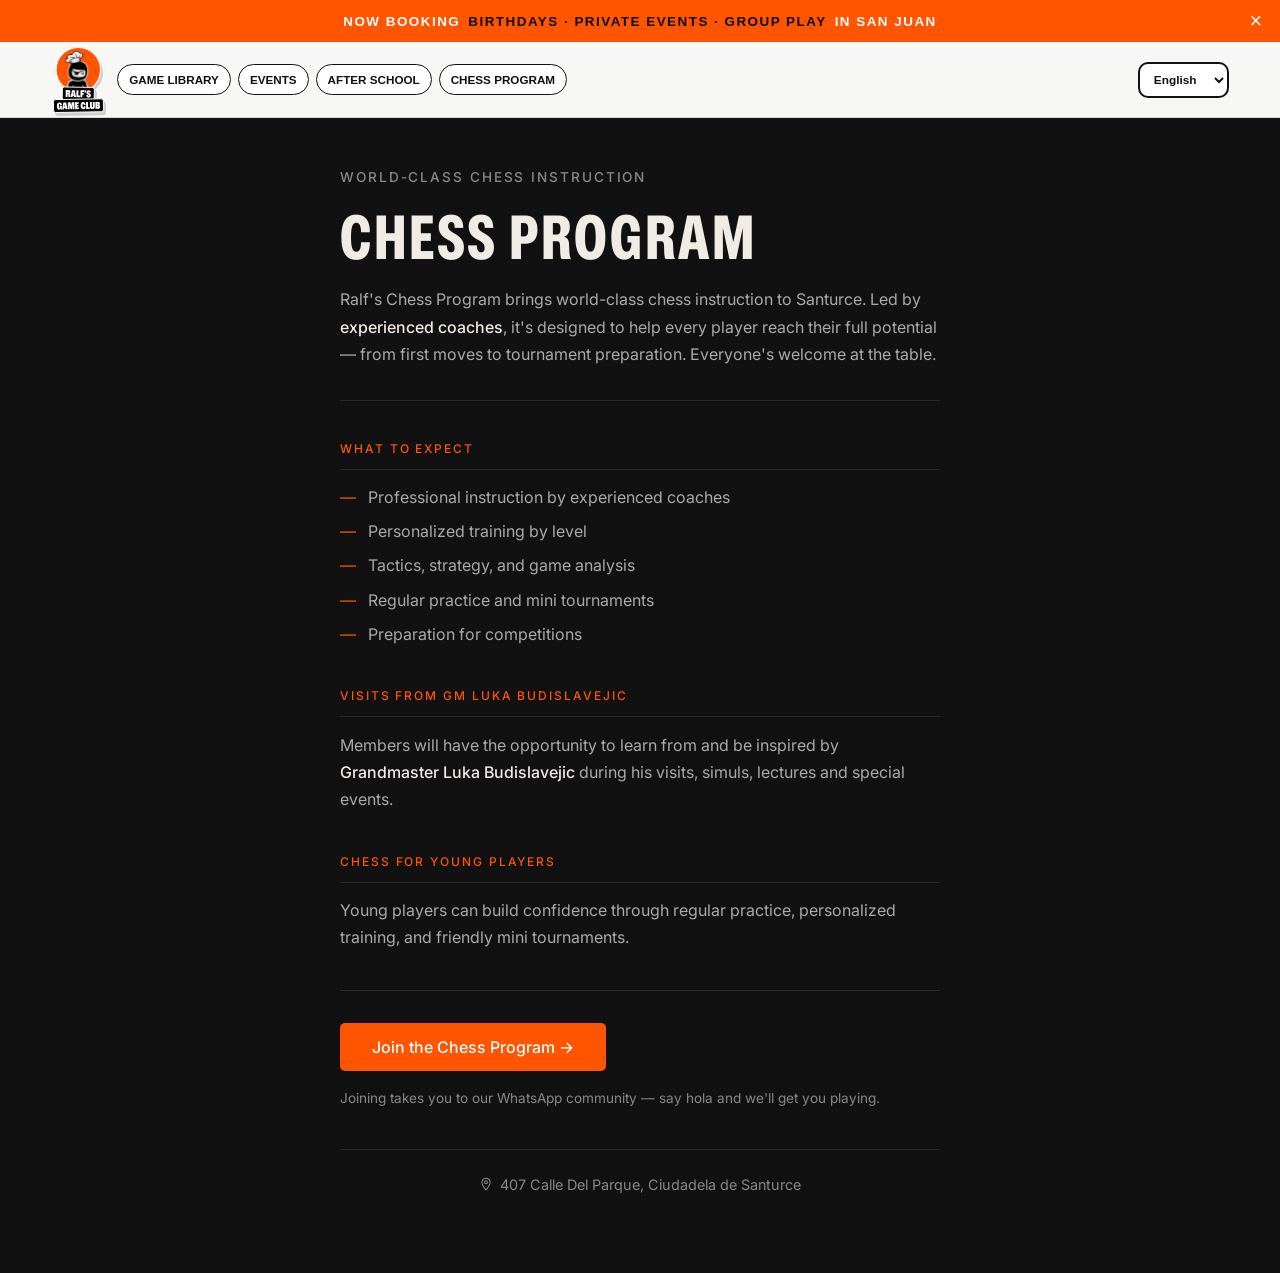
<file: chess.html>
<!DOCTYPE html>
<html lang="en">
<head>
  <meta charset="UTF-8" />
  <meta name="viewport" content="width=device-width, initial-scale=1.0" />
  <title>Chess Program — Ralf's Game Club</title>
  <link rel="icon" href="assets/images/favicon.svg" type="image/svg+xml" />
  <link rel="stylesheet" href="subpage-brand.css" />
  <link rel="preconnect" href="https://fonts.googleapis.com" />
  <link rel="preconnect" href="https://fonts.gstatic.com" crossorigin />
  <link href="https://fonts.googleapis.com/css2?family=Inter:wght@400;500&display=swap" rel="stylesheet" />
  <style>
    @font-face {
      font-family: 'OGC';
      src: url('assets/fonts/OldschoolGroteskCondensed.ttf') format('truetype');
      font-display: swap;
    }

    *, *::before, *::after { box-sizing: border-box; margin: 0; padding: 0; }

    :root {
      --orange: #ff5400;
      --bg:     #111;
      --surface:#1a1a1a;
      --text:   #f0ebe3;
      --body:   #aaa;
      --muted:  #888;
      --border: #2a2a2a;
      --heading-font: 'OGC', 'Arial Narrow', sans-serif;
      --body-font:    'Inter', system-ui, sans-serif;
    }

    body {
      font-family: var(--body-font);
      background: var(--bg);
      color: var(--text);
      min-height: 100vh;
    }

    /* ── Tab nav ── */
    .tab-bar {
      background: var(--surface);
      border-bottom: 1px solid var(--border);
    }

    .tab-row {
      display: flex;
      justify-content: center;
      gap: clamp(1rem, 5vw, 2.5rem);
      padding: 0 1rem;
    }

    .tab {
      font-size: 0.8rem;
      font-weight: 500;
      letter-spacing: 0.12em;
      text-transform: uppercase;
      color: var(--muted);
      text-decoration: none;
      padding: 1rem 0.2rem;
      border-bottom: 2px solid transparent;
      transition: color 0.2s, border-color 0.2s;
      white-space: nowrap;
    }

    .tab:hover { color: var(--text); }

    .tab.active {
      color: var(--text);
      border-bottom-color: var(--orange);
    }

    main { padding: 3rem 2rem 5rem; }

    .wrap {
      width: 100%;
      max-width: 600px;
      margin: 0 auto;
      display: flex;
      flex-direction: column;
      gap: 2.4rem;
    }

    /* ── Page header ── */
    .page-header {
      display: flex;
      flex-direction: column;
      gap: 1.2rem;
      border-bottom: 1px solid var(--border);
      padding-bottom: 2rem;
    }

    .eyebrow {
      font-size: 0.85rem;
      font-weight: 500;
      letter-spacing: 0.14em;
      text-transform: uppercase;
      color: var(--muted);
    }

    h1 {
      font-family: var(--heading-font);
      font-size: clamp(2.8rem, 8vw, 4rem);
      line-height: 0.92;
      letter-spacing: 0.04em;
      text-transform: uppercase;
      color: var(--text);
    }

    /* ── Sections ── */
    .page-section {
      display: flex;
      flex-direction: column;
      gap: 0.9rem;
    }

    .section-label {
      font-size: 0.75rem;
      font-weight: 500;
      letter-spacing: 0.16em;
      text-transform: uppercase;
      color: var(--orange);
      padding-bottom: 0.6rem;
      border-bottom: 1px solid var(--border);
    }

    p {
      font-size: 1rem;
      line-height: 1.7;
      color: var(--body);
    }

    p strong {
      color: var(--text);
      font-weight: 500;
    }

    ul {
      list-style: none;
      display: flex;
      flex-direction: column;
      gap: 0.55rem;
    }

    ul li {
      display: flex;
      gap: 0.75rem;
      font-size: 1rem;
      line-height: 1.6;
      color: var(--body);
    }

    ul li::before {
      content: '—';
      color: var(--orange);
      flex-shrink: 0;
    }

    .more-link {
      font-size: 0.95rem;
      font-weight: 500;
      color: var(--text);
      text-decoration: none;
      transition: color 0.2s;
    }

    .more-link:hover { color: var(--orange); }

    /* ── CTA ── */
    .cta-wrap {
      border-top: 1px solid var(--border);
      padding-top: 2rem;
      display: flex;
      flex-direction: column;
      gap: 1rem;
    }

    .cta-btn {
      display: inline-block;
      align-self: flex-start;
      background: var(--orange);
      color: #fff;
      text-decoration: none;
      font-size: 1rem;
      font-weight: 500;
      padding: 0.9rem 2rem;
      border-radius: 5px;
      transition: opacity 0.15s;
    }

    .cta-btn:hover { opacity: 0.85; }

    .cta-note {
      font-size: 0.85rem;
      color: var(--muted);
    }

    .cta-note a { color: var(--muted); }
    .cta-note a:hover { color: var(--orange); }

    /* ── Footer ── */
    footer {
      border-top: 1px solid var(--border);
      padding-top: 1.6rem;
      display: flex;
      justify-content: center;
    }

    .maps-link {
      display: inline-flex;
      align-items: center;
      gap: 0.45rem;
      text-decoration: none;
      color: var(--muted);
      font-size: 0.9rem;
      transition: color 0.2s;
    }

    .maps-link:hover { color: var(--orange); }

    .maps-link svg {
      width: 14px;
      height: 14px;
      flex-shrink: 0;
    }

    /* ── Responsive ── */
    @media (max-width: 480px) {
      main { padding: 2.5rem 1.5rem 4rem; }
      .cta-btn { display: block; align-self: stretch; text-align: center; }
    }
  </style>
  <link rel="stylesheet" href="site-header.css">
  <script src="site-header.js?v=20260921-hide-menu" defer></script>
</head>
<body>

  <header class="subpage-bar"><a class="subpage-logo" href="index.html" aria-label="Return to Ralf's Game Club home"><img src="assets/images/Ralfs Game Club Logo.svg" alt="Ralf's Game Club"></a></header>

  <main>
    <div class="wrap">

      <div class="page-header">
        <p class="eyebrow">World-class chess instruction</p>
        <h1>Chess Program</h1>
        <p>Ralf's Chess Program brings world-class chess instruction to Santurce. Led by <strong>experienced coaches</strong>, it's designed to help every player reach their full potential — from first moves to tournament preparation. Everyone's welcome at the table.</p>
      </div>

      <div class="page-section">
        <p class="section-label">What to expect</p>
        <ul>
          <li>Professional instruction by experienced coaches</li>
          <li>Personalized training by level</li>
          <li>Tactics, strategy, and game analysis</li>
          <li>Regular practice and mini tournaments</li>
          <li>Preparation for competitions</li>
        </ul>
      </div>

      <div class="page-section">
        <p class="section-label">Visits from GM Luka Budislavejic</p>
        <p>Members will have the opportunity to learn from and be inspired by <strong>Grandmaster Luka Budislavejic</strong> during his visits, simuls, lectures and special events.</p>
      </div>

      <div class="page-section">
        <p class="section-label">Chess for young players</p>
        <p>Young players can build confidence through regular practice, personalized training, and friendly mini tournaments.</p>
      </div>

      <div class="cta-wrap">
        <a class="cta-btn"
           href="https://chat.whatsapp.com/DHEO94Le7h0AWgC6nFynwj"
           target="_blank" rel="noopener">
          Join the Chess Program →
        </a>
        <p class="cta-note">
          Joining takes you to our WhatsApp community — say hola and we'll get you playing.
        </p>
      </div>

      <footer>
        <a class="maps-link"
           href="https://maps.google.com/?q=407+Calle+Del+Parque,+Santurce,+San+Juan,+PR"
           target="_blank" rel="noopener">
          <svg viewBox="0 0 24 24" fill="none" stroke="currentColor" stroke-width="1.8"
               stroke-linecap="round" stroke-linejoin="round" aria-hidden="true">
            <path d="M12 2C8.13 2 5 5.13 5 9c0 5.25 7 13 7 13s7-7.75 7-13c0-3.87-3.13-7-7-7z"/>
            <circle cx="12" cy="9" r="2.5"/>
          </svg>
          407 Calle Del Parque, Ciudadela de Santurce
        </a>
      </footer>

    </div>
  </main>

</body>
</html>
</file>
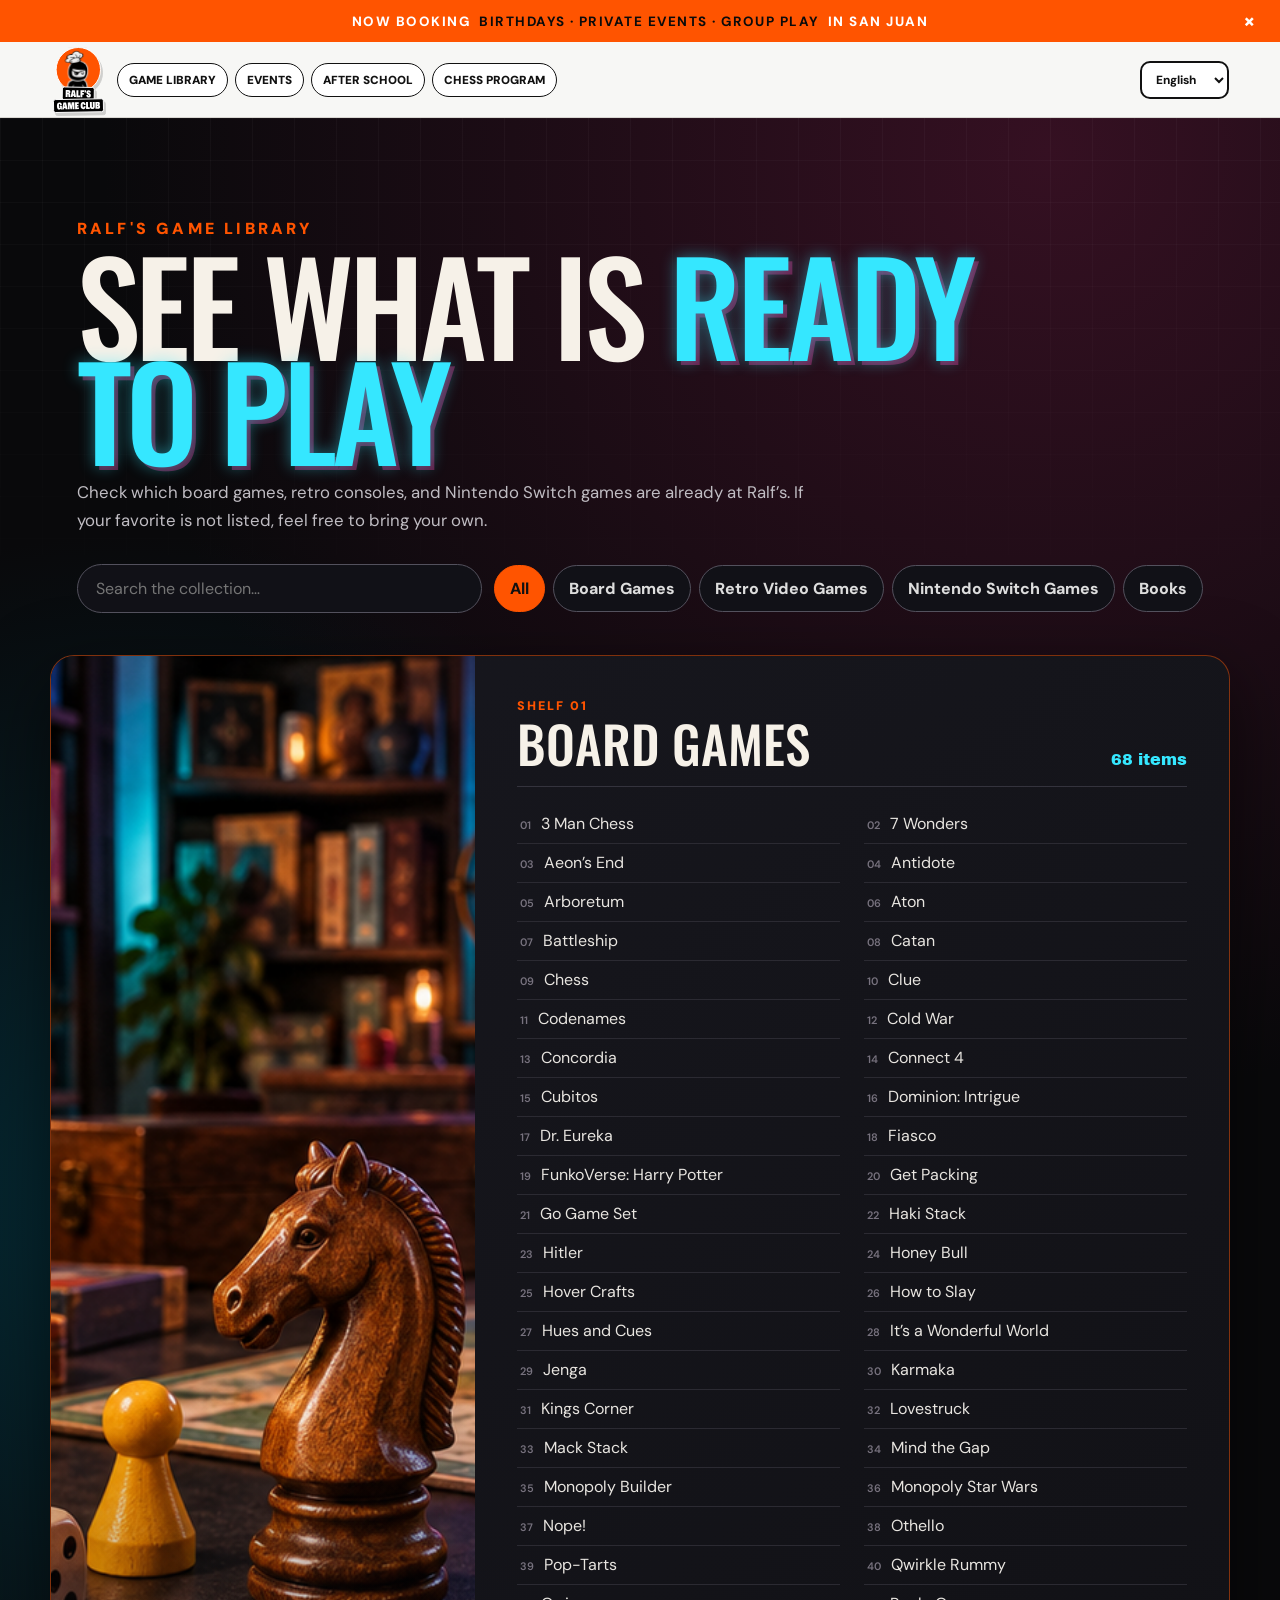
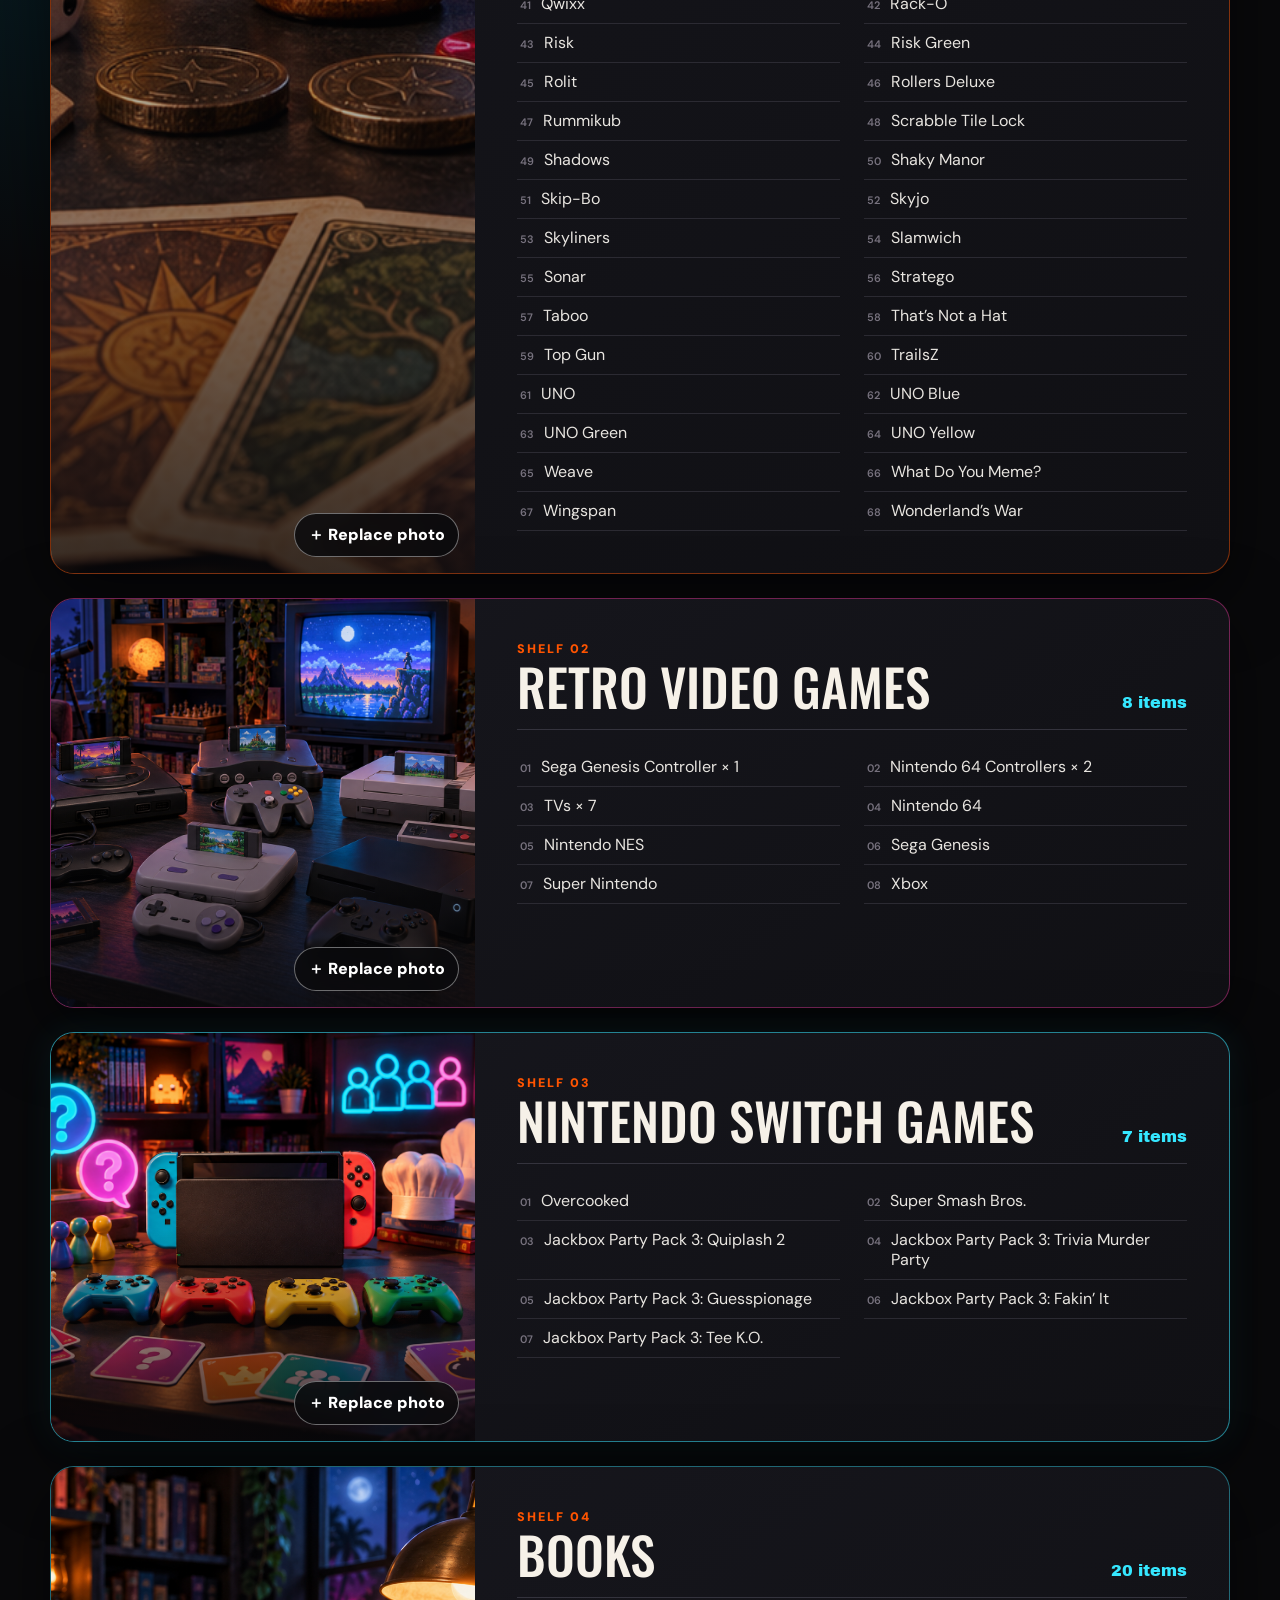
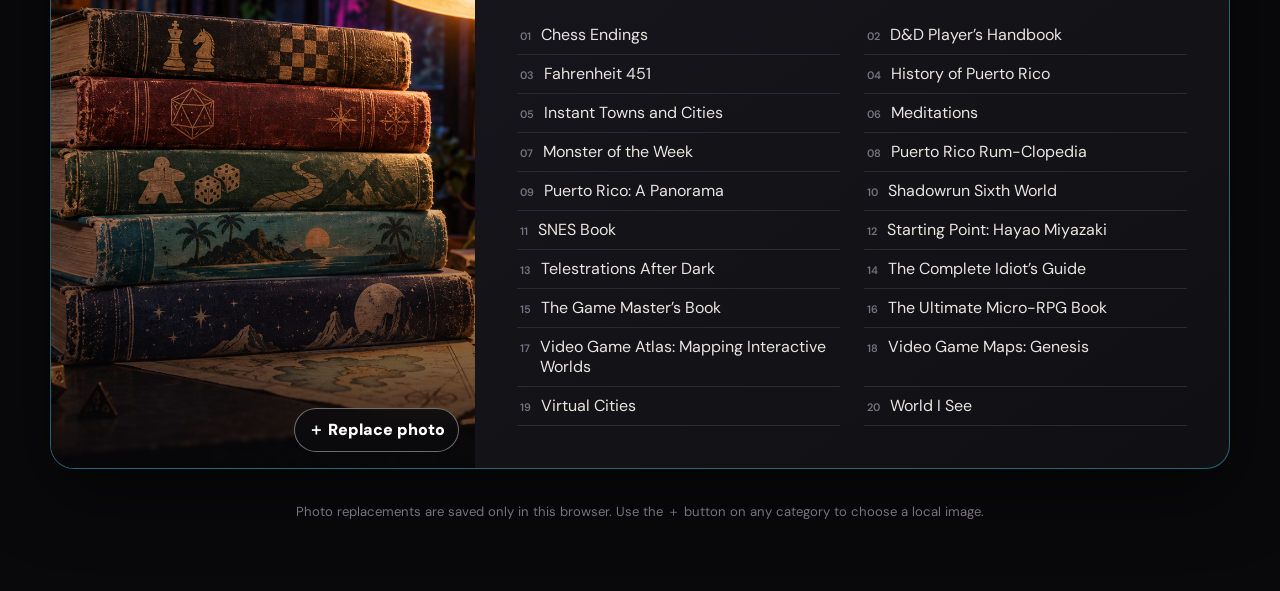
<file: collections.html>
<!doctype html>
<html lang="en">
<head>
  <meta charset="utf-8">
  <meta name="viewport" content="width=device-width,initial-scale=1">
  <title>Game Library — Ralf's Game Club</title>
  <meta name="description" content="Browse the board games, Nintendo Switch games, retro consoles, and books available at Ralf's Game Club.">
  <link rel="icon" href="assets/images/favicon.svg" type="image/svg+xml">
  <link rel="stylesheet" href="subpage-brand.css">
  <link rel="preconnect" href="https://fonts.googleapis.com">
  <link rel="preconnect" href="https://fonts.gstatic.com" crossorigin>
  <link href="https://fonts.googleapis.com/css2?family=Archivo+Black&family=DM+Sans:wght@400;600;700&family=Oswald:wght@500;600&display=swap" rel="stylesheet">
  <style>
    :root{--orange:#ff5400;--cyan:#35e7ff;--pink:#ff3aa7;--ink:#09090b;--panel:#131319;--paper:#f6f1e8;--muted:#aaa8b0;--line:#34333d}*{box-sizing:border-box}html{scroll-behavior:smooth}body{margin:0;background:radial-gradient(circle at 82% 4%,#351022 0,transparent 25%),radial-gradient(circle at 10% 32%,#052a34 0,transparent 24%),var(--ink);color:var(--paper);font-family:"DM Sans",sans-serif}button,input{font:inherit}.subpage-bar{position:sticky;top:0}.library-hero{padding:clamp(55px,8vw,100px) clamp(20px,6vw,90px) 42px;position:relative;overflow:hidden}.library-hero::after{content:"";position:absolute;inset:0;background-image:linear-gradient(#ffffff08 1px,transparent 1px),linear-gradient(90deg,#ffffff08 1px,transparent 1px);background-size:42px 42px;mask-image:linear-gradient(to bottom,black,transparent);pointer-events:none}.hero-inner{position:relative;z-index:1;max-width:1180px;margin:auto}.eyebrow{color:var(--orange);font-weight:900;letter-spacing:.2em;text-transform:uppercase}h1{max-width:930px;margin:12px 0 18px;font:500 clamp(4rem,10vw,8.7rem)/.82 Oswald,sans-serif;letter-spacing:-.035em;text-transform:uppercase}.neon{color:var(--cyan);text-shadow:0 0 16px #35e7ff77,4px 4px 0 #ff3aa755}.intro{max-width:760px;color:#c0bdc3;font-size:1.05rem;line-height:1.65}.library-tools{display:flex;align-items:center;gap:12px;flex-wrap:wrap;margin-top:30px}.search{flex:1;min-width:230px;max-width:460px;border:1px solid #53515d;border-radius:999px;background:#111117;color:#fff;padding:13px 18px;outline:none}.search:focus{border-color:var(--cyan);box-shadow:0 0 0 3px #35e7ff22}.tabs{display:flex;gap:8px;overflow-x:auto;scrollbar-width:none}.tabs::-webkit-scrollbar{display:none}.tab{flex:0 0 auto;border:1px solid #53515d;border-radius:999px;background:#111117;color:#ddd;padding:12px 15px;font-weight:800;cursor:pointer}.tab.active{border-color:var(--orange);background:var(--orange);color:#111}.collection-grid{width:min(1180px,calc(100% - 40px));margin:0 auto 90px;display:grid;gap:24px}.collection-card{display:grid;grid-template-columns:minmax(280px,.72fr) 1.28fr;min-height:410px;border:1px solid var(--line);border-radius:24px;background:linear-gradient(145deg,#17171e,#101014);overflow:hidden;box-shadow:0 22px 70px #0008}.collection-card[data-category="Board Games"]{border-color:#ff540077}.collection-card[data-category="Books"]{border-color:#35e7ff66}.collection-card[data-category="Retro Video Games"]{border-color:#ff3aa766}.collection-card[data-category="Nintendo Switch Games"]{border-color:#35e7ff88;box-shadow:0 22px 70px #0008,0 0 35px #35e7ff15}.collection-cover{position:relative;min-height:310px;margin:0;background:#09090c;overflow:hidden}.collection-cover::after{content:"";position:absolute;inset:0;background:linear-gradient(to top,#08080bcc,transparent 52%);pointer-events:none}.collection-cover img{width:100%;height:100%;object-fit:cover;display:block}.replace-photo{position:absolute;z-index:2;right:16px;bottom:16px;border:1px solid #ffffff66;border-radius:999px;background:#0b0b0ddd;color:#fff;padding:10px 13px;font-weight:900;cursor:pointer;backdrop-filter:blur(8px)}.replace-photo:hover{background:var(--orange);color:#111;border-color:var(--orange)}.collection-content{min-width:0;padding:clamp(24px,4vw,42px)}.collection-head{display:flex;align-items:end;justify-content:space-between;gap:20px;padding-bottom:18px;border-bottom:1px solid var(--line)}.collection-kicker{color:var(--orange);font-size:.78rem;font-weight:900;letter-spacing:.16em;text-transform:uppercase}.collection-head h2{margin:5px 0 0;font:500 clamp(2.3rem,4vw,4rem)/.95 Oswald,sans-serif;text-transform:uppercase}.count{color:var(--cyan);font-family:"Archivo Black",sans-serif;white-space:nowrap}.shelf{display:grid;grid-template-columns:repeat(2,minmax(0,1fr));gap:0 24px;margin:18px 0 0;padding:0;list-style:none;counter-reset:item}.shelf li{counter-increment:item;display:flex;gap:10px;align-items:baseline;padding:9px 3px;border-bottom:1px solid #2b2a32;color:#e8e5e0;line-height:1.25}.shelf li::before{content:counter(item,decimal-leading-zero);color:#77727e;font:600 .68rem "DM Sans",sans-serif}.shelf li.match{color:#fff;background:linear-gradient(90deg,#ff54001f,transparent)}.no-results{display:none;margin-top:22px;color:var(--muted)}.collection-card.hidden,.shelf li.hidden{display:none}.local-note{width:min(1180px,calc(100% - 40px));margin:-56px auto 70px;color:#77727e;font-size:.82rem;text-align:center}@media(max-width:800px){.collection-card{grid-template-columns:1fr}.collection-cover{min-height:260px;max-height:380px}.shelf{grid-template-columns:1fr}.collection-head{align-items:start}.library-hero{padding-top:50px}}@media(max-width:480px){h1{font-size:3.8rem}.collection-grid{width:min(100% - 24px,1180px)}.collection-content{padding:22px}.replace-photo{right:12px;bottom:12px}.tab{padding:10px 12px}}
  </style>
  <link rel="stylesheet" href="site-header.css">
  <script src="site-header.js?v=20260921-hide-menu" defer></script>
</head>
<body>
  <header class="subpage-bar"><a class="subpage-logo" href="index.html" aria-label="Return to Ralf's Game Club home"><img src="assets/images/Ralfs Game Club Logo.svg" alt="Ralf's Game Club"></a></header>
  <main>
    <section class="library-hero"><div class="hero-inner"><div class="eyebrow">Ralf's game library</div><h1>See what is <span class="neon">ready to play</span></h1><p class="intro">Check which board games, retro consoles, and Nintendo Switch games are already at Ralf’s. If your favorite is not listed, feel free to bring your own.</p><div class="library-tools"><input class="search" id="collection-search" type="search" placeholder="Search the collection…" aria-label="Search the collection"><div class="tabs" aria-label="Collection categories"><button class="tab active" data-filter="All">All</button><button class="tab" data-filter="Board Games">Board Games</button><button class="tab" data-filter="Retro Video Games">Retro Video Games</button><button class="tab" data-filter="Nintendo Switch Games">Nintendo Switch Games</button><button class="tab" data-filter="Books">Books</button></div></div></div></section>
    <section class="collection-grid" id="collection-grid" aria-live="polite"></section>
    <p class="local-note">Photo replacements are saved only in this browser. Use the ＋ button on any category to choose a local image.</p>
  </main>
  <script>
    const collections=[
      {category:'Board Games',image:'assets/images/collection-board-games.png',items:['3 Man Chess','7 Wonders','Aeon’s End','Antidote','Arboretum','Aton','Battleship','Catan','Chess','Clue','Codenames','Cold War','Concordia','Connect 4','Cubitos','Dominion: Intrigue','Dr. Eureka','Fiasco','FunkoVerse: Harry Potter','Get Packing','Go Game Set','Haki Stack','Hitler','Honey Bull','Hover Crafts','How to Slay','Hues and Cues','It’s a Wonderful World','Jenga','Karmaka','Kings Corner','Lovestruck','Mack Stack','Mind the Gap','Monopoly Builder','Monopoly Star Wars','Nope!','Othello','Pop-Tarts','Qwirkle Rummy','Qwixx','Rack-O','Risk','Risk Green','Rolit','Rollers Deluxe','Rummikub','Scrabble Tile Lock','Shadows','Shaky Manor','Skip-Bo','Skyjo','Skyliners','Slamwich','Sonar','Stratego','Taboo','That’s Not a Hat','Top Gun','TrailsZ','UNO','UNO Blue','UNO Green','UNO Yellow','Weave','What Do You Meme?','Wingspan','Wonderland’s War']},
      {category:'Retro Video Games',image:'assets/images/collection-retro-games.png',items:['Sega Genesis Controller × 1','Nintendo 64 Controllers × 2','TVs × 7','Nintendo 64','Nintendo NES','Sega Genesis','Super Nintendo','Xbox']},
      {category:'Nintendo Switch Games',image:'assets/images/collection-switch-games.png',items:['Overcooked','Super Smash Bros.','Jackbox Party Pack 3: Quiplash 2','Jackbox Party Pack 3: Trivia Murder Party','Jackbox Party Pack 3: Guesspionage','Jackbox Party Pack 3: Fakin’ It','Jackbox Party Pack 3: Tee K.O.']},
      {category:'Books',image:'assets/images/collection-books.png',items:['Chess Endings','D&D Player’s Handbook','Fahrenheit 451','History of Puerto Rico','Instant Towns and Cities','Meditations','Monster of the Week','Puerto Rico Rum-Clopedia','Puerto Rico: A Panorama','Shadowrun Sixth World','SNES Book','Starting Point: Hayao Miyazaki','Telestrations After Dark','The Complete Idiot’s Guide','The Game Master’s Book','The Ultimate Micro-RPG Book','Video Game Atlas: Mapping Interactive Worlds','Video Game Maps: Genesis','Virtual Cities','World I See']}
    ];
    const grid=document.getElementById('collection-grid'),search=document.getElementById('collection-search');
    const savedImages=JSON.parse(localStorage.getItem('ralfsCategoryImages')||'{}');let activeFilter='All';
    function render(){grid.innerHTML=collections.map((group,index)=>`<article class="collection-card" data-category="${group.category}"><figure class="collection-cover"><img src="${savedImages[group.category]||group.image}" alt="${group.category} collection"><button class="replace-photo" type="button" data-upload="${index}" aria-label="Replace ${group.category} photo">＋ Replace photo</button><input id="upload-${index}" type="file" accept="image/*" hidden></figure><div class="collection-content"><header class="collection-head"><div><div class="collection-kicker">Shelf ${String(index+1).padStart(2,'0')}</div><h2>${group.category}</h2></div><div class="count"><span>${group.items.length}</span> items</div></header><ul class="shelf">${group.items.map(item=>`<li data-name="${item.toLowerCase()}">${item}</li>`).join('')}</ul><p class="no-results">No matching items in this category.</p></div></article>`).join('');bindUploads();applyFilters()}
    function applyFilters(){const term=search.value.trim().toLowerCase();document.querySelectorAll('.collection-card').forEach(card=>{const categoryMatch=activeFilter==='All'||card.dataset.category===activeFilter;let visible=0;card.querySelectorAll('.shelf li').forEach(item=>{const match=!term||item.dataset.name.includes(term);item.classList.toggle('hidden',!match);item.classList.toggle('match',Boolean(term&&match));if(match)visible++});card.classList.toggle('hidden',!categoryMatch||(term&&visible===0));card.querySelector('.no-results').style.display=term&&visible===0?'block':'none'});}
    function bindUploads(){document.querySelectorAll('[data-upload]').forEach(button=>button.onclick=()=>document.getElementById('upload-'+button.dataset.upload).click());document.querySelectorAll('input[type=file]').forEach((input,index)=>input.onchange=()=>{const file=input.files[0];if(!file)return;const reader=new FileReader();reader.onload=()=>{const image=new Image();image.onload=()=>{const canvas=document.createElement('canvas'),scale=Math.min(1,1200/image.width,900/image.height);canvas.width=Math.round(image.width*scale);canvas.height=Math.round(image.height*scale);canvas.getContext('2d').drawImage(image,0,0,canvas.width,canvas.height);savedImages[collections[index].category]=canvas.toDataURL('image/jpeg',.82);try{localStorage.setItem('ralfsCategoryImages',JSON.stringify(savedImages))}catch(error){alert('This image is too large to save in the browser. Please choose a smaller photo.');return}render()};image.src=reader.result};reader.readAsDataURL(file)});}
    document.querySelectorAll('.tab').forEach(button=>button.onclick=()=>{activeFilter=button.dataset.filter;document.querySelectorAll('.tab').forEach(tab=>tab.classList.toggle('active',tab===button));applyFilters();document.querySelector('.collection-card:not(.hidden)')?.scrollIntoView({behavior:'smooth',block:'start'})});search.addEventListener('input',applyFilters);render();
  </script>
</body>
</html>
</file>
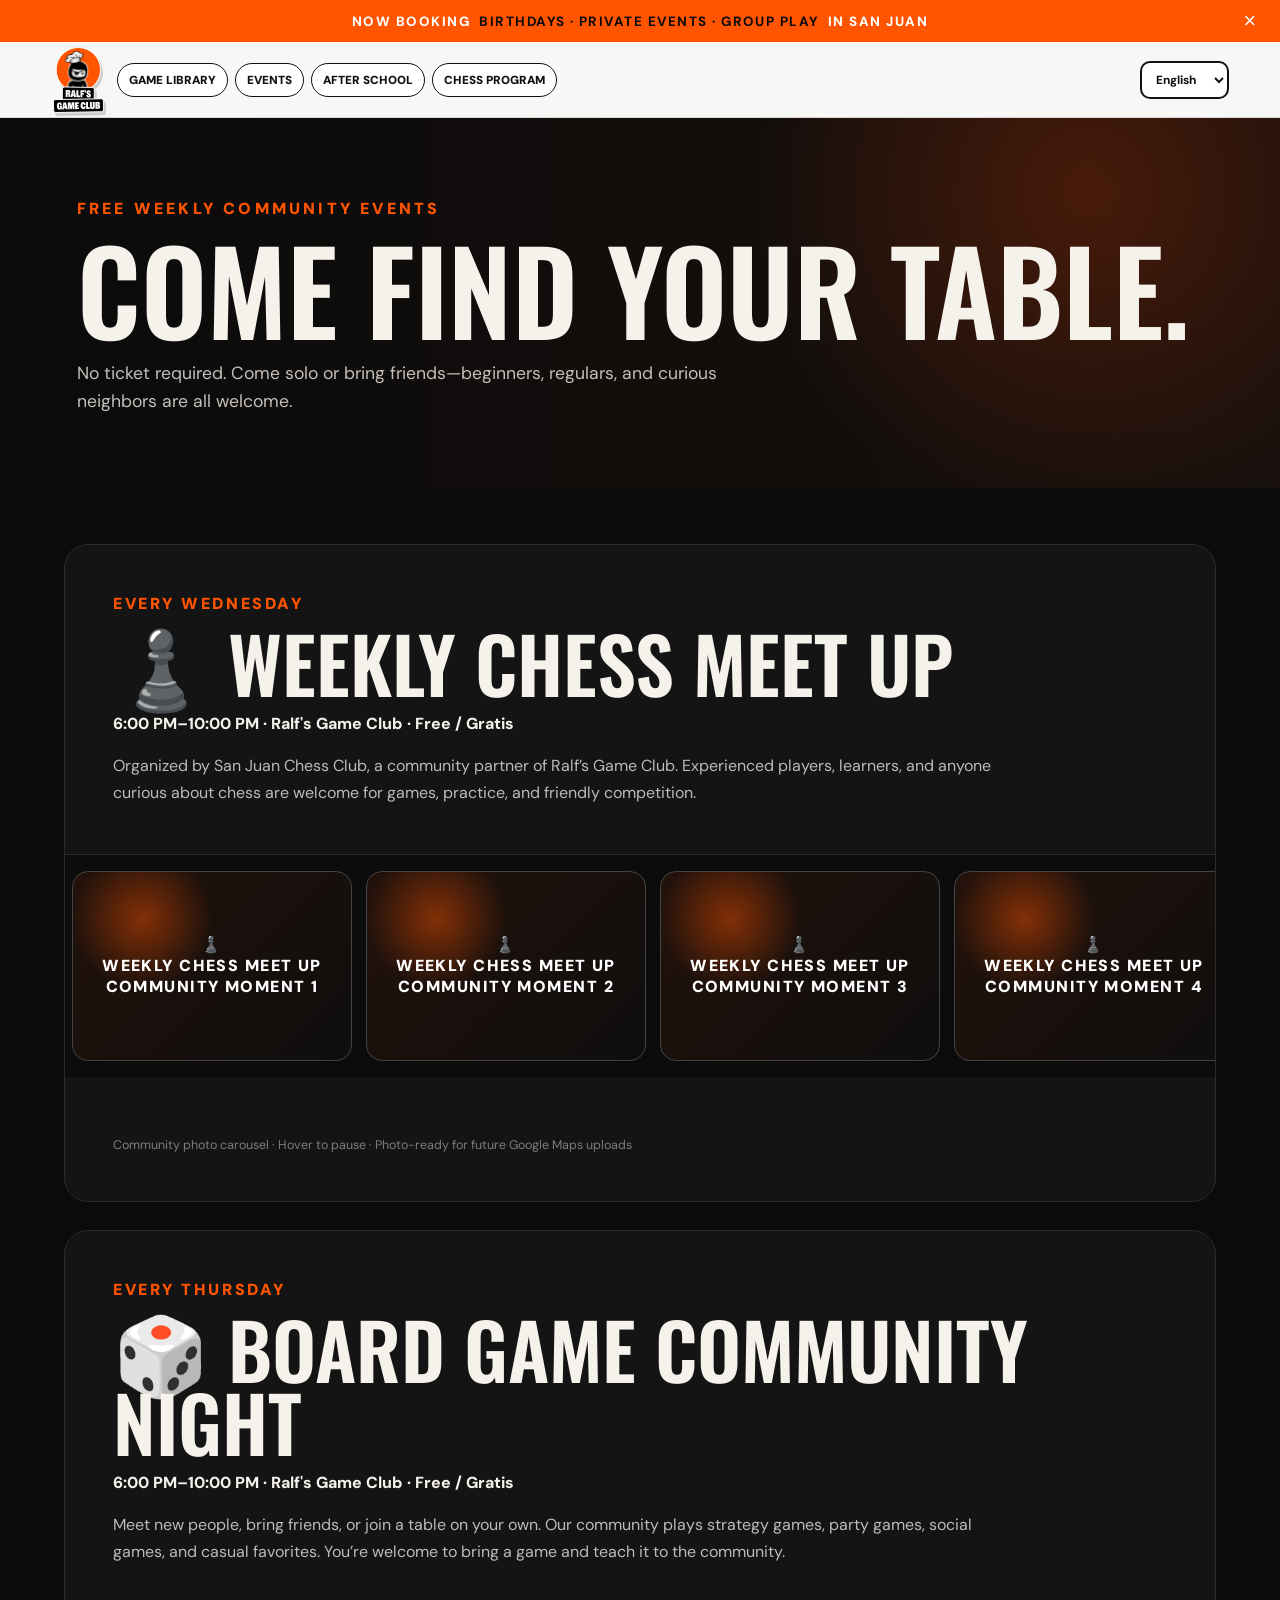
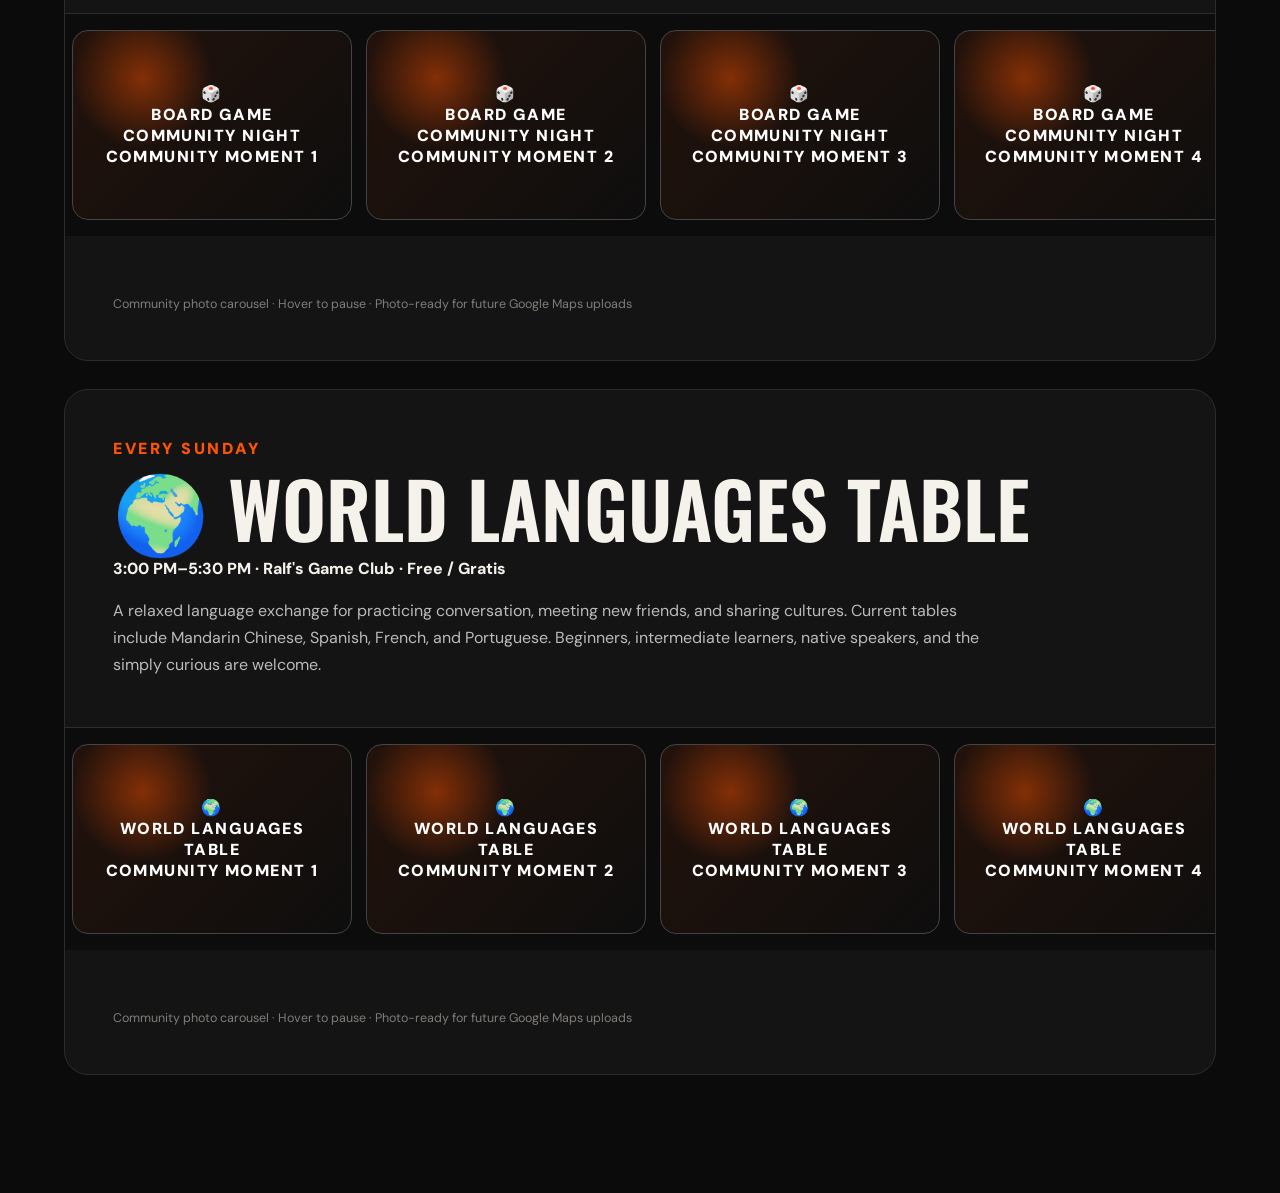
<file: community.html>
<!doctype html>
<html lang="en">
<head>
  <meta charset="utf-8"><meta name="viewport" content="width=device-width,initial-scale=1">
  <title>Weekly Community Meetups — Ralf's Game Club</title>
  <meta name="description" content="Weekly chess, board game, and world language meetups at Ralf's Game Club in Santurce, Puerto Rico.">
  <link rel="icon" href="assets/images/favicon.svg" type="image/svg+xml"><link rel="stylesheet" href="subpage-brand.css"><link rel="preconnect" href="https://fonts.googleapis.com"><link rel="preconnect" href="https://fonts.gstatic.com" crossorigin><link href="https://fonts.googleapis.com/css2?family=DM+Sans:wght@400;600;700;800&family=Oswald:wght@500;600&display=swap" rel="stylesheet">
  <style>
    :root{--o:#ff5400;--ink:#0b0b0b;--paper:#f5f2eb;--line:#2c2c2c}*{box-sizing:border-box}body{margin:0;background:var(--ink);color:var(--paper);font-family:"DM Sans",sans-serif}a{color:inherit;text-decoration:none}.top{position:sticky;top:0;z-index:5;background:#f6f5f1;color:#111;display:flex;align-items:center;gap:22px;padding:10px clamp(16px,5vw,64px);border-top:3px solid var(--o);border-bottom:1px solid #d7d4ce}.logo{width:58px;height:65px;object-fit:contain}.links{display:flex;gap:8px;align-items:center;flex-wrap:wrap}.links a{font-weight:800;padding:9px 11px;border-radius:999px}.links a:hover{background:var(--o)}select{margin-left:auto;border:2px solid #111;border-radius:10px;padding:9px;background:#fff;font-weight:800}.hero{padding:80px clamp(20px,6vw,90px) 55px;background:radial-gradient(circle at 85% 20%,#481b0a,transparent 30%),linear-gradient(90deg,#0b0b0b,#17100d)}.eyebrow{color:var(--o);font-weight:900;letter-spacing:.2em;text-transform:uppercase}.hero h1{font:600 clamp(3.4rem,9vw,8rem)/.9 "Oswald",sans-serif;text-transform:uppercase;margin:18px 0}.hero p{max-width:720px;color:#c3bfba;font-size:1.1rem;line-height:1.6}.events{padding:28px clamp(16px,5vw,72px) 90px}.event{border:1px solid var(--line);border-radius:24px;overflow:hidden;margin:28px auto;background:#141414;max-width:1220px}.event-copy{padding:clamp(24px,4vw,48px)}.day{color:var(--o);font-weight:900;text-transform:uppercase;letter-spacing:.16em}.event h2{font:600 clamp(2.4rem,6vw,5.2rem)/.95 "Oswald",sans-serif;text-transform:uppercase;margin:12px 0 14px}.meta{font-weight:800;margin-bottom:18px}.desc{max-width:900px;color:#bbb;line-height:1.7}.track-window{overflow:hidden;border-top:1px solid var(--line);background:#0c0c0c}.track{width:max-content;display:flex;gap:14px;padding:16px;animation:moveRight 26s linear infinite;transform:translateX(-50%)}.track-window:hover .track{animation-play-state:paused}.slide{width:280px;height:190px;border-radius:16px;overflow:hidden;border:1px solid #444;display:grid;place-items:center;position:relative;background:linear-gradient(135deg,#23120b,#0e0e0e)}.slide img{width:100%;height:100%;object-fit:cover}.slide.placeholder{color:#fff;text-align:center;font-weight:900;text-transform:uppercase;letter-spacing:.09em;padding:20px}.slide.placeholder::before{content:"";position:absolute;inset:0;background:radial-gradient(circle at 25% 25%,rgba(255,84,0,.45),transparent 28%);pointer-events:none}.slide span{position:relative}.note{color:#817c77;font-size:.78rem;margin-top:12px}@keyframes moveRight{from{transform:translateX(-50%)}to{transform:translateX(0)}}@media(prefers-reduced-motion:reduce){.track{animation:none}}@media(max-width:760px){.top{align-items:flex-start;flex-wrap:wrap}.links{order:3;width:100%;overflow-x:auto;flex-wrap:nowrap}.links a{white-space:nowrap;border:1px solid #222;font-size:.72rem}.hero{padding-top:55px}.slide{width:220px;height:150px}}
  </style>
  <link rel="stylesheet" href="site-header.css">
  <script src="site-header.js?v=20260921-hide-menu" defer></script>
</head>
<body>
  <header class="subpage-bar"><a class="subpage-logo" href="index.html" aria-label="Return to Ralf's Game Club home"><img src="assets/images/Ralfs Game Club Logo.svg" alt="Ralf's Game Club"></a><select class="subpage-tools" id="lang" aria-label="Language"><option value="en">English</option><option value="es">Español</option></select></header>
  <main><section class="hero"><div class="eyebrow" data-en="Free weekly community events" data-es="Eventos comunitarios semanales gratuitos">Free weekly community events</div><h1 data-en="Come find your table." data-es="Ven y encuentra tu mesa.">Come find your table.</h1><p data-en="No ticket required. Come solo or bring friends—beginners, regulars, and curious neighbors are all welcome." data-es="No necesitas boleto. Ven solo o trae amigos; principiantes, habituales y vecinos curiosos son bienvenidos.">No ticket required. Come solo or bring friends—beginners, regulars, and curious neighbors are all welcome.</p></section><section class="events" id="events"></section></main>
  <script>
    const events=[
      {day:'Every Wednesday',dayEs:'Todos los miércoles',title:'Weekly Chess Meet Up',titleEs:'Encuentro semanal de ajedrez',time:'6:00 PM–10:00 PM',icon:'♟️',desc:'Organized by San Juan Chess Club, a community partner of Ralf’s Game Club. Experienced players, learners, and anyone curious about chess are welcome for games, practice, and friendly competition.',descEs:'Organizado por San Juan Chess Club, socio comunitario de Ralf’s Game Club. Jugadores con experiencia, principiantes y curiosos son bienvenidos para jugar, practicar y competir amistosamente.'},
      {day:'Every Thursday',dayEs:'Todos los jueves',title:'Board Game Community Night',titleEs:'Noche comunitaria de juegos de mesa',time:'6:00 PM–10:00 PM',icon:'🎲',desc:'Meet new people, bring friends, or join a table on your own. Our community plays strategy games, party games, social games, and casual favorites. You’re welcome to bring a game and teach it to the community.',descEs:'Conoce gente nueva, trae amigos o únete a una mesa por tu cuenta. Jugamos estrategia, juegos de fiesta, juegos sociales y favoritos casuales. También puedes traer un juego y enseñarlo a la comunidad.'},
      {day:'Every Sunday',dayEs:'Todos los domingos',title:'World Languages Table',titleEs:'Mesa de idiomas del mundo',time:'3:00 PM–5:30 PM',icon:'🌍',desc:'A relaxed language exchange for practicing conversation, meeting new friends, and sharing cultures. Current tables include Mandarin Chinese, Spanish, French, and Portuguese. Beginners, intermediate learners, native speakers, and the simply curious are welcome.',descEs:'Un intercambio relajado para practicar conversación, conocer amistades y compartir culturas. Las mesas actuales incluyen chino mandarín, español, francés y portugués. Todos los niveles y personas curiosas son bienvenidos.'}
    ];
    const wrap=document.getElementById('events');let communityLanguage='';
    function render(lang){wrap.innerHTML=events.map((e,i)=>`<article class="event"><div class="event-copy"><div class="day">${lang==='es'?e.dayEs:e.day}</div><h2>${e.icon} ${lang==='es'?e.titleEs:e.title}</h2><div class="meta">${e.time} · Ralf's Game Club · Free / Gratis</div><div class="desc">${lang==='es'?e.descEs:e.desc}</div></div><div class="track-window" aria-label="Community photo carousel"><div class="track">${slides(e,i)}${slides(e,i)}</div></div><div class="event-copy note">Community photo carousel · Hover to pause · Photo-ready for future Google Maps uploads</div></article>`).join('')}
    function slides(e,i){return [1,2,3,4].map((n)=>`<div class="slide placeholder"><span>${e.icon}<br>${e.title}<br>Community moment ${n}</span></div>`).join('')}
    function setLang(lang){communityLanguage=lang;document.documentElement.lang=lang;localStorage.setItem('ralfsLanguage',lang);document.querySelectorAll('[data-en]').forEach(el=>el.textContent=el.dataset[lang]);const oldSelect=document.getElementById('lang');if(oldSelect)oldSelect.value=lang;render(lang)}
    document.getElementById('lang').addEventListener('change',e=>setLang(e.target.value));setLang(localStorage.getItem('ralfsLanguage')||'en');
    document.addEventListener('ralfs-language-change',e=>{if(e.detail.lang!==communityLanguage)setLang(e.detail.lang)});
  </script>
</body></html>
</file>
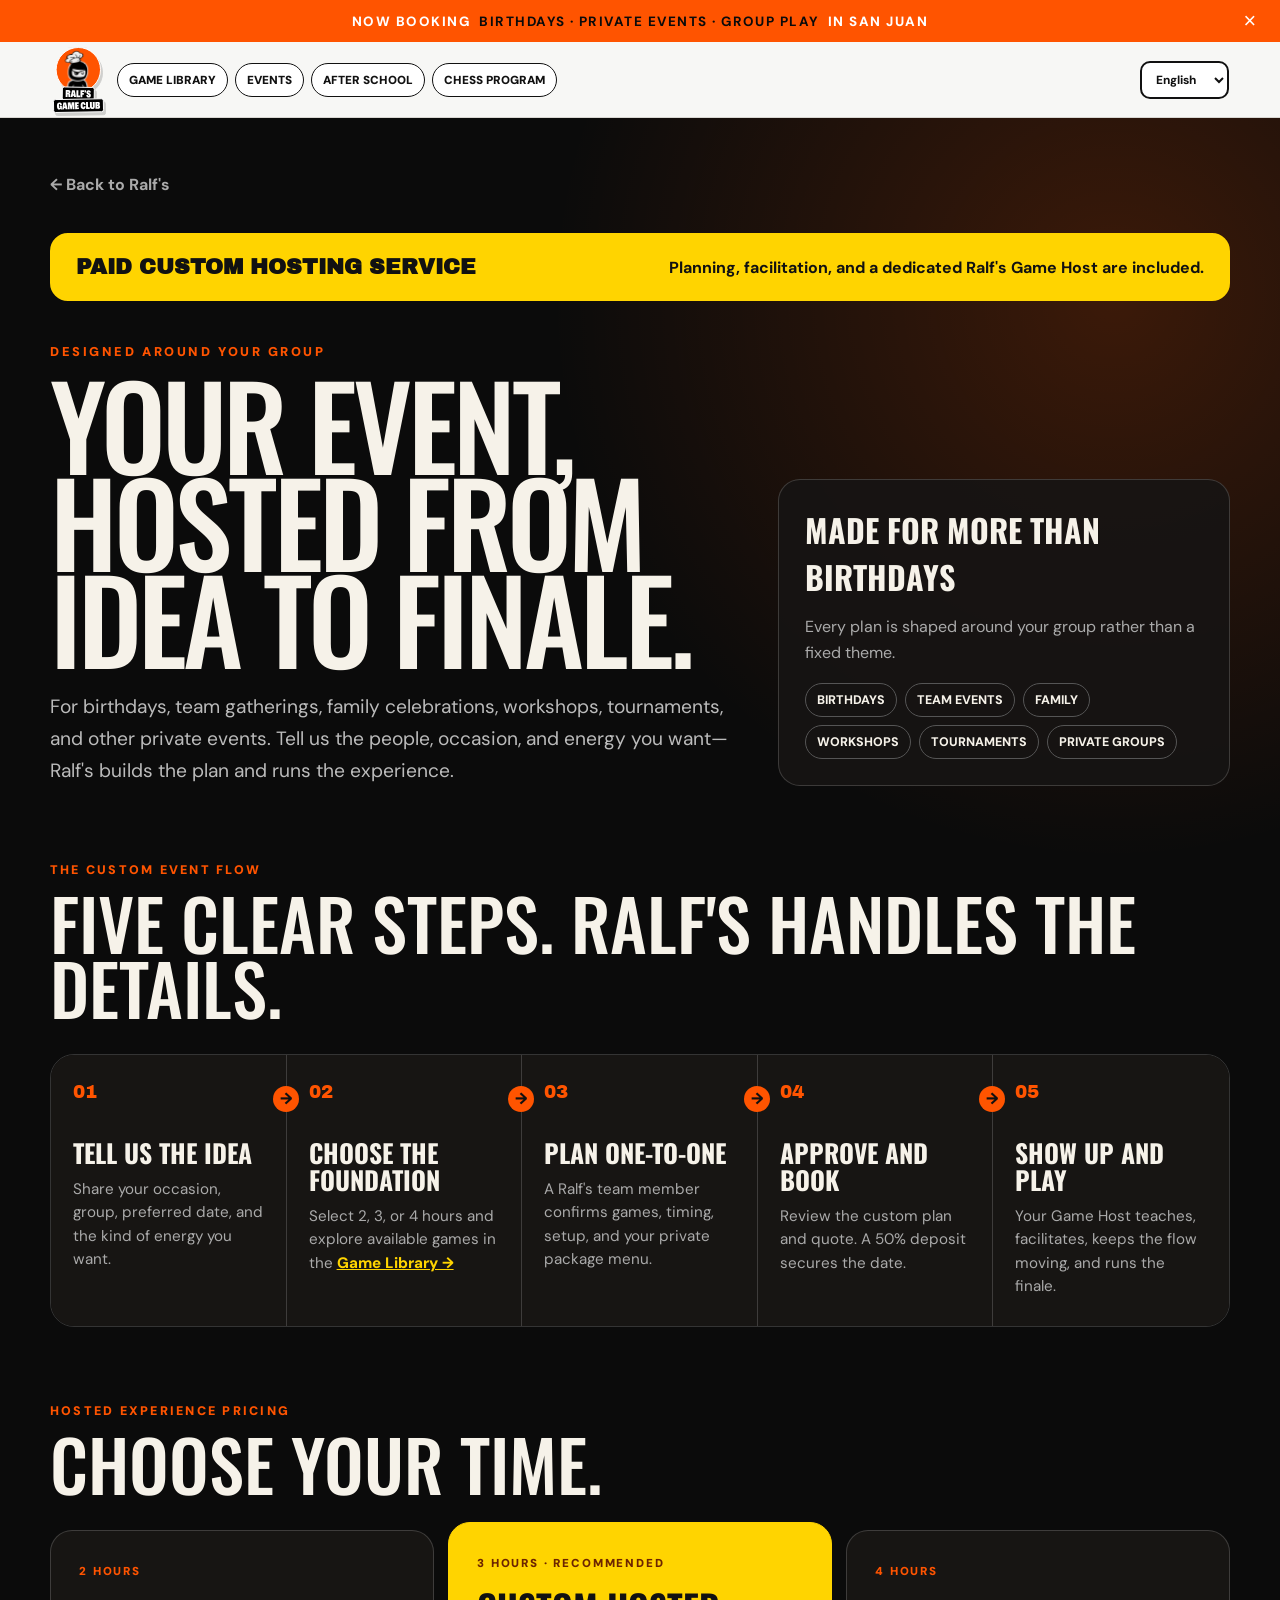
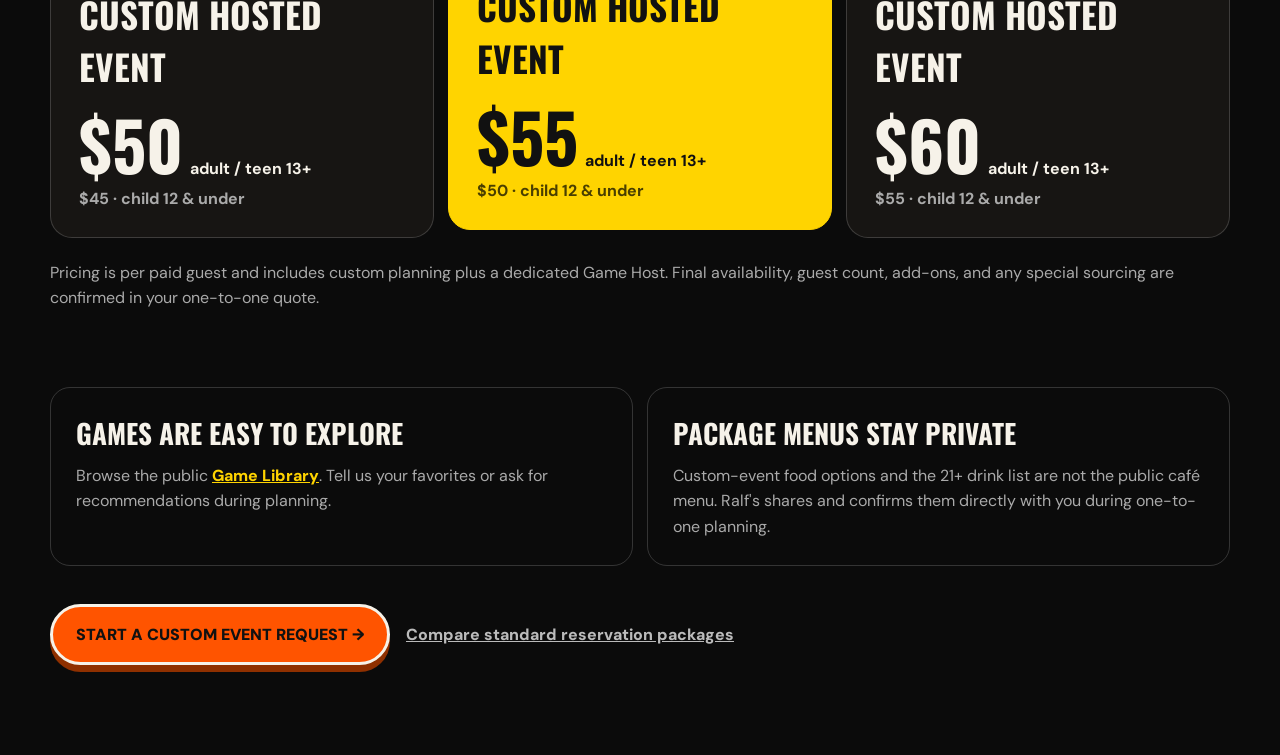
<file: custom-events.html>
<!doctype html>
<html lang="en">
<head>
  <meta charset="utf-8">
  <meta name="viewport" content="width=device-width,initial-scale=1">
  <title>Custom Hosted Events — Ralf's Game Club</title>
  <meta name="description" content="Paid custom event planning and hosting at Ralf's Game Club in Santurce, San Juan.">
  <link rel="icon" href="assets/images/favicon.svg" type="image/svg+xml">
  <link rel="stylesheet" href="subpage-brand.css">
  <link rel="stylesheet" href="site-header.css">
  <link rel="preconnect" href="https://fonts.googleapis.com">
  <link rel="preconnect" href="https://fonts.gstatic.com" crossorigin>
  <link href="https://fonts.googleapis.com/css2?family=Archivo+Black&family=DM+Sans:wght@400;500;600;700;800&family=Oswald:wght@500;600&display=swap" rel="stylesheet">
  <script src="site-header.js?v=20260921-hide-menu" defer></script>
  <style>
    :root{--orange:#ff5400;--yellow:#ffd400;--ink:#0b0b0b;--surface:#171513;--paper:#f6f2e9;--muted:#aaa5a0;--line:rgba(255,255,255,.17)}
    *{box-sizing:border-box}
    body{margin:0;background:var(--ink);color:var(--paper);font-family:"DM Sans",sans-serif}
    a{color:inherit}
    .custom-main{min-height:100vh;background:radial-gradient(circle at 87% 8%,rgba(255,84,0,.2),transparent 24%),#0b0b0b}
    .wrap{width:min(1180px,calc(100% - 40px));margin:0 auto;padding:56px 0 90px}
    .back{display:inline-flex;margin-bottom:38px;color:#aaa;text-decoration:none;font-weight:700}
    .back:hover{color:var(--orange)}
    .paid-banner{display:flex;align-items:center;justify-content:space-between;gap:24px;padding:20px 24px;border:2px solid var(--yellow);border-radius:18px;background:var(--yellow);color:#111;margin-bottom:42px}
    .paid-banner strong{font-family:"Archivo Black",sans-serif;font-size:clamp(1rem,2vw,1.35rem);text-transform:uppercase}
    .paid-banner span{font-weight:700;text-align:right}
    .hero{display:grid;grid-template-columns:1.2fr .8fr;gap:50px;align-items:end;margin-bottom:70px}
    .eyebrow{color:var(--orange);font-size:.8rem;font-weight:900;letter-spacing:.2em;text-transform:uppercase}
    h1,h2,h3{font-family:"Oswald",sans-serif;text-transform:uppercase}
    h1{font-size:clamp(4rem,9vw,8.8rem);line-height:.84;letter-spacing:-.035em;margin:15px 0 26px;font-weight:500}
    .intro{max-width:720px;color:#bbb;font-size:clamp(1rem,1.5vw,1.2rem);line-height:1.65;margin:0}
    .fit-card{border:1px solid var(--line);border-radius:22px;padding:26px;background:rgba(23,21,19,.9)}
    .fit-card h2{font-size:2rem;margin:0 0 14px}
    .fit-card p{color:#aaa;line-height:1.6;margin:0}
    .fit-list{display:flex;flex-wrap:wrap;gap:8px;margin-top:18px}
    .fit-list span{border:1px solid #555;border-radius:999px;padding:8px 11px;font-size:.78rem;font-weight:800;text-transform:uppercase}
    .section{margin-top:76px}
    .section-kicker{color:var(--orange);font-size:.78rem;font-weight:900;letter-spacing:.18em;text-transform:uppercase}
    .section h2{font-size:clamp(2.8rem,5.5vw,5.6rem);line-height:.92;margin:12px 0 34px;font-weight:500}
    .flow{display:grid;grid-template-columns:repeat(5,1fr);border:1px solid var(--line);border-radius:24px;overflow:hidden}
    .step{position:relative;min-height:230px;padding:27px 22px;background:var(--surface);border-right:1px solid var(--line)}
    .step:last-child{border-right:0}
    .step:not(:last-child)::after{content:"→";position:absolute;right:-13px;top:31px;z-index:2;width:26px;height:26px;display:grid;place-items:center;border-radius:50%;background:var(--orange);color:#111;font-weight:900}
    .step-number{font-family:"Archivo Black",sans-serif;color:var(--orange);font-size:1.15rem}
    .step h3{font-size:1.6rem;line-height:1.05;margin:36px 0 12px}
    .step p{color:#aaa;font-size:.95rem;line-height:1.55;margin:0}
    .library-link{color:var(--yellow);font-weight:800}
    .price-grid{display:grid;grid-template-columns:repeat(3,1fr);gap:14px}
    .price-card{position:relative;border:1px solid var(--line);border-radius:22px;padding:28px;background:var(--surface)}
    .price-card.recommended{background:var(--yellow);color:#111;border-color:var(--yellow);transform:translateY(-8px)}
    .badge{display:inline-block;color:var(--orange);font-size:.72rem;font-weight:900;letter-spacing:.16em;text-transform:uppercase}
    .recommended .badge{color:#6c2400}
    .price-card h3{font-size:2.2rem;margin:8px 0 18px}
    .rate{display:flex;align-items:baseline;gap:7px}
    .rate strong{font-family:"Oswald",sans-serif;font-size:4.2rem;line-height:1}
    .rate span{font-weight:700}
    .child-rate{margin-top:9px;color:#aaa;font-weight:700}
    .recommended .child-rate{color:#4a3f00}
    .price-note{margin:22px 0 0;color:#aaa;line-height:1.6}
    .details{display:grid;grid-template-columns:1fr 1fr;gap:14px}
    .detail{border:1px solid var(--line);border-radius:20px;padding:25px}
    .detail h3{font-size:1.7rem;margin:0 0 10px}
    .detail p{color:#aaa;line-height:1.6;margin:0}
    .cta-row{display:flex;flex-wrap:wrap;align-items:center;gap:16px;margin-top:38px}
    .cta{display:inline-flex;align-items:center;gap:16px;border:3px solid var(--paper);border-radius:999px;padding:17px 23px;background:var(--orange);color:#111;text-decoration:none;font-weight:900;text-transform:uppercase;box-shadow:0 7px 0 #8f3000}
    .cta-secondary{color:#bbb;font-weight:800}
    @media(max-width:900px){.hero{grid-template-columns:1fr}.flow{grid-template-columns:1fr}.step{min-height:0;border-right:0;border-bottom:1px solid var(--line)}.step:last-child{border-bottom:0}.step:not(:last-child)::after{content:"↓";right:24px;top:auto;bottom:-13px}.step h3{margin-top:18px}.price-grid{grid-template-columns:1fr}.price-card.recommended{transform:none}.details{grid-template-columns:1fr}}
    @media(max-width:560px){.wrap{width:min(100% - 28px,1180px);padding-top:32px}.paid-banner{align-items:flex-start;flex-direction:column}.paid-banner span{text-align:left}h1{font-size:3.7rem}.section{margin-top:58px}.step{padding:23px 20px}.cta{width:100%;justify-content:center;text-align:center}}
  </style>
</head>
<body>
  <header class="subpage-bar"><a class="subpage-logo" href="index.html" aria-label="Return to Ralf's Game Club home"><img src="assets/images/Ralfs Game Club Logo.svg" alt="Ralf's Game Club"></a></header>
  <main class="custom-main">
    <div class="wrap">
      <a class="back" href="index.html#reserve-options" data-en="← Back to Ralf's" data-es="← Volver a Ralf's">← Back to Ralf's</a>

      <div class="paid-banner">
        <strong data-en="Paid custom hosting service" data-es="Servicio de eventos personalizados con costo">Paid custom hosting service</strong>
        <span data-en="Planning, facilitation, and a dedicated Ralf's Game Host are included." data-es="Incluye planificación, facilitación y un anfitrión de juegos dedicado de Ralf's.">Planning, facilitation, and a dedicated Ralf's Game Host are included.</span>
      </div>

      <section class="hero">
        <div>
          <div class="eyebrow" data-en="Designed around your group" data-es="Diseñado alrededor de tu grupo">Designed around your group</div>
          <h1 data-en="Your event, hosted from idea to finale." data-es="Tu evento, guiado desde la idea hasta el final.">Your event, hosted from idea to finale.</h1>
          <p class="intro" data-en="For birthdays, team gatherings, family celebrations, workshops, tournaments, and other private events. Tell us the people, occasion, and energy you want—Ralf's builds the plan and runs the experience." data-es="Para cumpleaños, encuentros de equipo, celebraciones familiares, talleres, torneos y otros eventos privados. Cuéntanos quiénes vienen, la ocasión y la energía que buscas; Ralf's crea el plan y dirige la experiencia.">For birthdays, team gatherings, family celebrations, workshops, tournaments, and other private events. Tell us the people, occasion, and energy you want—Ralf's builds the plan and runs the experience.</p>
        </div>
        <aside class="fit-card">
          <h2 data-en="Made for more than birthdays" data-es="Creado para mucho más que cumpleaños">Made for more than birthdays</h2>
          <p data-en="Every plan is shaped around your group rather than a fixed theme." data-es="Cada plan se adapta a tu grupo, no a un tema fijo.">Every plan is shaped around your group rather than a fixed theme.</p>
          <div class="fit-list"><span>Birthdays</span><span>Team events</span><span>Family</span><span>Workshops</span><span>Tournaments</span><span>Private groups</span></div>
        </aside>
      </section>

      <section class="section" id="process">
        <div class="section-kicker" data-en="The custom event flow" data-es="El proceso del evento personalizado">The custom event flow</div>
        <h2 data-en="Five clear steps. Ralf's handles the details." data-es="Cinco pasos claros. Ralf's se encarga de los detalles.">Five clear steps. Ralf's handles the details.</h2>
        <div class="flow" aria-label="Custom event process">
          <article class="step"><span class="step-number">01</span><h3 data-en="Tell us the idea" data-es="Cuéntanos la idea">Tell us the idea</h3><p data-en="Share your occasion, group, preferred date, and the kind of energy you want." data-es="Comparte la ocasión, el grupo, la fecha preferida y el ambiente que buscas.">Share your occasion, group, preferred date, and the kind of energy you want.</p></article>
          <article class="step"><span class="step-number">02</span><h3 data-en="Choose the foundation" data-es="Elige la base">Choose the foundation</h3><p><span data-en="Select 2, 3, or 4 hours and explore available games in the" data-es="Elige 2, 3 o 4 horas y revisa los juegos disponibles en la">Select 2, 3, or 4 hours and explore available games in the</span> <a class="library-link" href="collections.html" data-en="Game Library →" data-es="Biblioteca de juegos →">Game Library →</a></p></article>
          <article class="step"><span class="step-number">03</span><h3 data-en="Plan one-to-one" data-es="Planifica uno a uno">Plan one-to-one</h3><p data-en="A Ralf's team member confirms games, timing, setup, and your private package menu." data-es="Un miembro del equipo confirma los juegos, horarios, montaje y el menú privado de tu paquete.">A Ralf's team member confirms games, timing, setup, and your private package menu.</p></article>
          <article class="step"><span class="step-number">04</span><h3 data-en="Approve and book" data-es="Aprueba y reserva">Approve and book</h3><p data-en="Review the custom plan and quote. A 50% deposit secures the date." data-es="Revisa el plan y la cotización. Un depósito del 50% asegura la fecha.">Review the custom plan and quote. A 50% deposit secures the date.</p></article>
          <article class="step"><span class="step-number">05</span><h3 data-en="Show up and play" data-es="Llega y juega">Show up and play</h3><p data-en="Your Game Host teaches, facilitates, keeps the flow moving, and runs the finale." data-es="Tu anfitrión enseña, facilita, mantiene el ritmo y dirige el gran final.">Your Game Host teaches, facilitates, keeps the flow moving, and runs the finale.</p></article>
        </div>
      </section>

      <section class="section" id="pricing">
        <div class="section-kicker" data-en="Hosted experience pricing" data-es="Precios de la experiencia guiada">Hosted experience pricing</div>
        <h2 data-en="Choose your time." data-es="Elige tu duración.">Choose your time.</h2>
        <div class="price-grid">
          <article class="price-card"><span class="badge" data-en="2 hours" data-es="2 horas">2 hours</span><h3 data-en="Custom Hosted Event" data-es="Evento personalizado guiado">Custom Hosted Event</h3><div class="rate"><strong>$50</strong><span data-en="adult / teen 13+" data-es="adulto / adolescente 13+">adult / teen 13+</span></div><div class="child-rate">$45 · <span data-en="child 12 & under" data-es="niño de 12 años o menos">child 12 &amp; under</span></div></article>
          <article class="price-card recommended"><span class="badge" data-en="3 hours · Recommended" data-es="3 horas · Recomendado">3 hours · Recommended</span><h3 data-en="Custom Hosted Event" data-es="Evento personalizado guiado">Custom Hosted Event</h3><div class="rate"><strong>$55</strong><span data-en="adult / teen 13+" data-es="adulto / adolescente 13+">adult / teen 13+</span></div><div class="child-rate">$50 · <span data-en="child 12 & under" data-es="niño de 12 años o menos">child 12 &amp; under</span></div></article>
          <article class="price-card"><span class="badge" data-en="4 hours" data-es="4 horas">4 hours</span><h3 data-en="Custom Hosted Event" data-es="Evento personalizado guiado">Custom Hosted Event</h3><div class="rate"><strong>$60</strong><span data-en="adult / teen 13+" data-es="adulto / adolescente 13+">adult / teen 13+</span></div><div class="child-rate">$55 · <span data-en="child 12 & under" data-es="niño de 12 años o menos">child 12 &amp; under</span></div></article>
        </div>
        <p class="price-note" data-en="Pricing is per paid guest and includes custom planning plus a dedicated Game Host. Final availability, guest count, add-ons, and any special sourcing are confirmed in your one-to-one quote." data-es="El precio es por invitado pagado e incluye planificación personalizada y un anfitrión de juegos dedicado. La disponibilidad, cantidad final de invitados, extras y solicitudes especiales se confirman en tu cotización individual.">Pricing is per paid guest and includes custom planning plus a dedicated Game Host. Final availability, guest count, add-ons, and any special sourcing are confirmed in your one-to-one quote.</p>
      </section>

      <section class="section" id="details">
        <div class="details">
          <article class="detail"><h3 data-en="Games are easy to explore" data-es="Explorar los juegos es fácil">Games are easy to explore</h3><p><span data-en="Browse the public" data-es="Revisa la">Browse the public</span> <a class="library-link" href="collections.html" data-en="Game Library" data-es="Biblioteca de juegos">Game Library</a><span data-en=". Tell us your favorites or ask for recommendations during planning." data-es=". Dinos tus favoritos o pide recomendaciones durante la planificación.">. Tell us your favorites or ask for recommendations during planning.</span></p></article>
          <article class="detail"><h3 data-en="Package menus stay private" data-es="Los menús del paquete son privados">Package menus stay private</h3><p data-en="Custom-event food options and the 21+ drink list are not the public café menu. Ralf's shares and confirms them directly with you during one-to-one planning." data-es="Las opciones de comida y la carta de bebidas para mayores de 21 años no son el menú público del café. Ralf's las comparte y confirma contigo durante la planificación individual.">Custom-event food options and the 21+ drink list are not the public café menu. Ralf's shares and confirms them directly with you during one-to-one planning.</p></article>
        </div>
        <div class="cta-row">
          <a class="cta" href="availability.html?type=custom" data-en="Start a custom event request →" data-es="Iniciar una solicitud personalizada →">Start a custom event request →</a>
          <a class="cta-secondary" href="reservations.html" data-en="Compare standard reservation packages" data-es="Comparar paquetes de reservación estándar">Compare standard reservation packages</a>
        </div>
      </section>
    </div>
  </main>
</body>
</html>
</file>
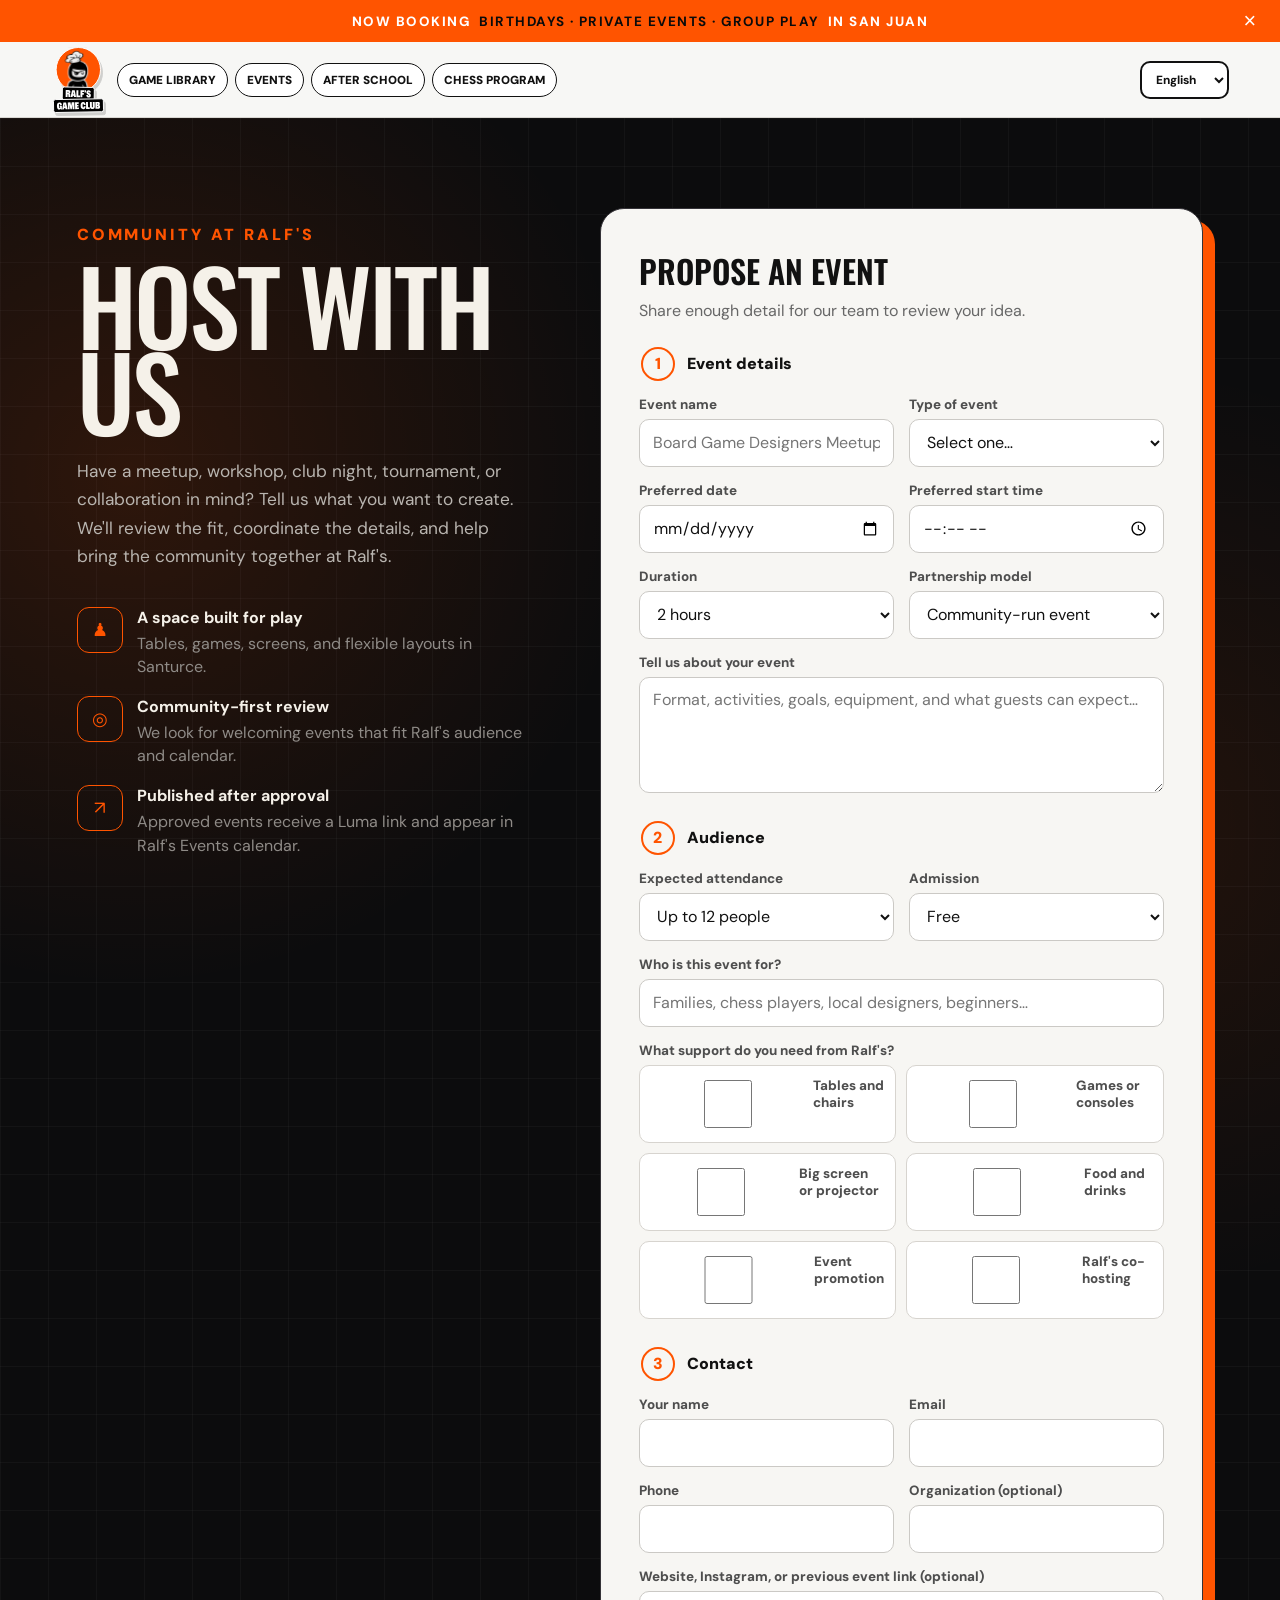
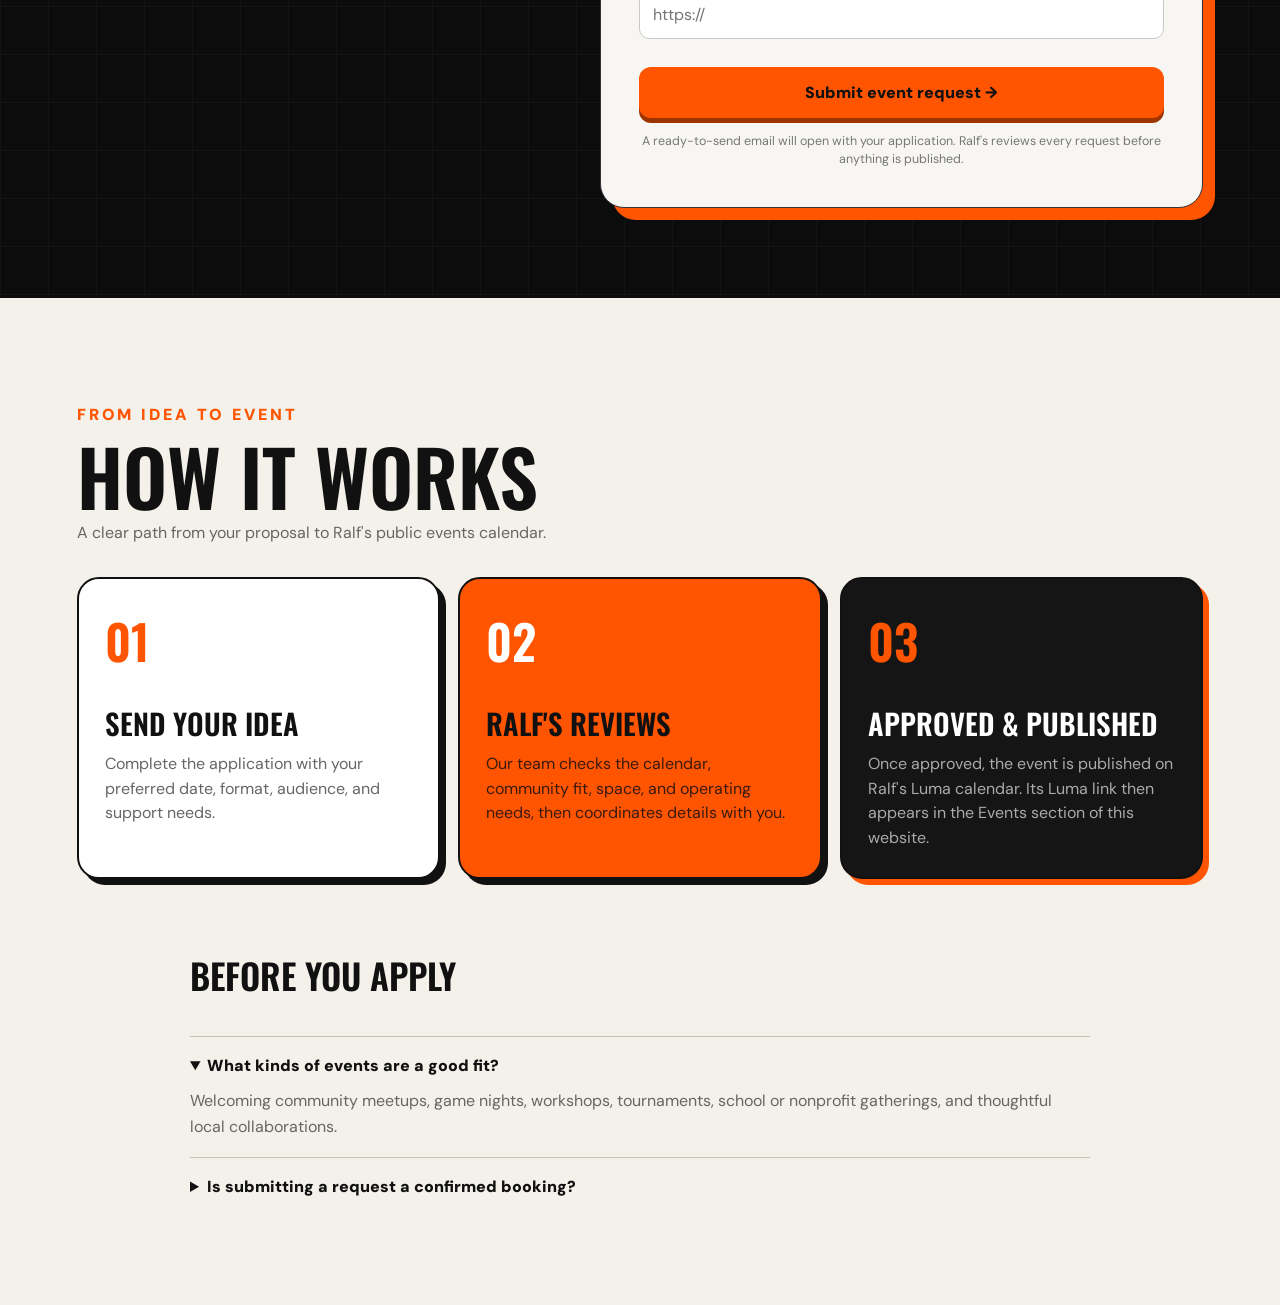
<file: host.html>
<!DOCTYPE html>
<html lang="en">
<head>
  <meta charset="UTF-8">
  <meta name="viewport" content="width=device-width,initial-scale=1">
  <title>Host With Us — Ralf's Game Club</title>
  <meta name="description" content="Apply to host a community event or collaborate with Ralf's Game Club in Santurce, San Juan.">
  <link rel="icon" href="assets/images/favicon.svg" type="image/svg+xml">
  <link rel="preconnect" href="https://fonts.googleapis.com">
  <link rel="preconnect" href="https://fonts.gstatic.com" crossorigin>
  <link href="https://fonts.googleapis.com/css2?family=DM+Sans:wght@400;500;700;800&family=Oswald:wght@500;600&display=swap" rel="stylesheet">
  <link rel="stylesheet" href="site-header.css">
  <script src="site-header.js?v=20260921-hide-menu" defer></script>
  <style>
    *{box-sizing:border-box}html{scroll-behavior:smooth}body{margin:0;background:#0c0c0d;color:#f5f1e9;font-family:"DM Sans",sans-serif}.host-main{overflow:hidden}.hero{position:relative;padding:clamp(54px,7vw,100px) clamp(20px,6vw,80px);background:radial-gradient(circle at 10% 20%,#ff540024,transparent 28%),radial-gradient(circle at 88% 40%,#ff540018,transparent 30%),#0c0c0d}.hero::after{content:"";position:absolute;inset:0;background-image:linear-gradient(#ffffff08 1px,transparent 1px),linear-gradient(90deg,#ffffff08 1px,transparent 1px);background-size:48px 48px;pointer-events:none}.hero-inner{position:relative;z-index:1;width:min(1180px,100%);margin:auto;display:grid;grid-template-columns:.85fr 1.15fr;gap:clamp(34px,6vw,80px);align-items:start}.eyebrow{color:#ff5400;font-weight:900;letter-spacing:.18em;text-transform:uppercase}.intro h1{margin:12px 0 24px;font:500 clamp(4.2rem,8vw,8rem)/.84 Oswald,sans-serif;text-transform:uppercase;letter-spacing:-.03em}.intro-copy{max-width:560px;color:#b9b5b0;font-size:1.08rem;line-height:1.65}.benefits{display:grid;gap:18px;margin-top:36px}.benefit{display:grid;grid-template-columns:46px 1fr;gap:14px;align-items:start}.benefit-icon{width:46px;height:46px;border:1px solid #ff5400;border-radius:12px;display:grid;place-items:center;color:#ff5400;font-size:1.15rem}.benefit strong{display:block;font-size:1rem}.benefit p{margin:4px 0 0;color:#8f8b87;line-height:1.45}.form-card{border:1px solid #353338;border-radius:24px;background:#f7f6f3;color:#111;box-shadow:12px 12px 0 #ff5400;padding:clamp(22px,4vw,38px)}.form-card h2{margin:0;font:600 2rem Oswald,sans-serif;text-transform:uppercase}.form-card>.lead{margin:6px 0 26px;color:#676767}.form-section{border:0;padding:0;margin:0 0 28px}.section-head{display:flex;align-items:center;gap:12px;margin-bottom:15px;font-weight:900}.step{width:34px;height:34px;border:2px solid #ff5400;border-radius:50%;display:grid;place-items:center;color:#ff5400}.grid-2{display:grid;grid-template-columns:repeat(2,minmax(0,1fr));gap:15px}.field{display:grid;gap:6px}.field.full{grid-column:1/-1}.field label{font-size:.84rem;font-weight:800;color:#4e4e4e}.field input,.field select,.field textarea{width:100%;min-height:48px;border:1px solid #cbc9c5;border-radius:10px;background:#fff;padding:11px 13px;color:#111;font:inherit}.field textarea{min-height:116px;resize:vertical}.field input:focus,.field select:focus,.field textarea:focus{outline:3px solid #ff54002c;border-color:#ff5400}.checks{display:grid;grid-template-columns:repeat(2,minmax(0,1fr));gap:10px}.check{display:flex;gap:9px;align-items:flex-start;border:1px solid #d7d4cf;border-radius:10px;padding:11px;background:#fff}.check input{margin-top:3px;accent-color:#ff5400}.submit{width:100%;border:0;border-radius:12px;background:#ff5400;color:#111;padding:15px 18px;font:900 1rem "DM Sans",sans-serif;cursor:pointer;box-shadow:0 5px 0 #9e3500}.submit:hover{transform:translateY(-1px)}.submit-note{margin:14px 0 0;color:#777;font-size:.78rem;line-height:1.5;text-align:center}.process{padding:90px clamp(20px,6vw,80px);background:#f4f1ea;color:#111}.process-inner{width:min(1180px,100%);margin:auto}.process h2{margin:10px 0 12px;font:600 clamp(3rem,6vw,5.5rem)/.9 Oswald,sans-serif;text-transform:uppercase}.process-lead{margin:0 0 34px;color:#666}.steps{display:grid;grid-template-columns:repeat(3,1fr);gap:18px}.process-card{min-height:250px;border:2px solid #111;border-radius:22px;padding:26px;background:#fff;box-shadow:6px 6px 0 #111}.process-card:nth-child(2){background:#ff5400}.process-card:nth-child(3){background:#151515;color:#fff;box-shadow:6px 6px 0 #ff5400}.process-card .num{font:600 3rem Oswald,sans-serif;color:#ff5400}.process-card:nth-child(2) .num{color:#fff}.process-card h3{margin:26px 0 8px;font:600 1.8rem Oswald,sans-serif;text-transform:uppercase}.process-card p{margin:0;color:#666;line-height:1.55}.process-card:nth-child(2) p{color:#3a1b10}.process-card:nth-child(3) p{color:#aaa}.faq{width:min(900px,100%);margin:70px auto 0}.faq h3{font:600 2.2rem Oswald,sans-serif;text-transform:uppercase}.faq details{border-top:1px solid #c7c2ba;padding:18px 0}.faq summary{font-weight:900;cursor:pointer}.faq details p{margin:12px 0 0;color:#666;line-height:1.6}@media(max-width:860px){.hero-inner{grid-template-columns:1fr}.intro h1{font-size:4.8rem}.steps{grid-template-columns:1fr}.process-card{min-height:0}}@media(max-width:560px){.grid-2,.checks{grid-template-columns:1fr}.intro h1{font-size:3.8rem}.form-card{border-radius:18px;box-shadow:7px 7px 0 #ff5400}}
  </style>
</head>
<body>
  <main class="host-main">
    <section class="hero">
      <div class="hero-inner">
        <div class="intro">
          <p class="eyebrow" data-en="Community at Ralf's" data-es="Comunidad en Ralf's">Community at Ralf's</p>
          <h1 data-en="Host With Us" data-es="Organiza con nosotros">Host With Us</h1>
          <p class="intro-copy" data-en="Have a meetup, workshop, club night, tournament, or collaboration in mind? Tell us what you want to create. We'll review the fit, coordinate the details, and help bring the community together at Ralf's." data-es="¿Tienes en mente una reunión, taller, noche de club, torneo o colaboración? Cuéntanos qué quieres crear. Revisaremos la propuesta, coordinaremos los detalles y reuniremos a la comunidad en Ralf's.">Have a meetup, workshop, club night, tournament, or collaboration in mind? Tell us what you want to create. We'll review the fit, coordinate the details, and help bring the community together at Ralf's.</p>
          <div class="benefits">
            <div class="benefit"><span class="benefit-icon">♟</span><div><strong data-en="A space built for play" data-es="Un espacio creado para jugar">A space built for play</strong><p data-en="Tables, games, screens, and flexible layouts in Santurce." data-es="Mesas, juegos, pantallas y distribuciones flexibles en Santurce.">Tables, games, screens, and flexible layouts in Santurce.</p></div></div>
            <div class="benefit"><span class="benefit-icon">◎</span><div><strong data-en="Community-first review" data-es="Revisión enfocada en la comunidad">Community-first review</strong><p data-en="We look for welcoming events that fit Ralf's audience and calendar." data-es="Buscamos eventos acogedores que encajen con la comunidad y el calendario de Ralf's.">We look for welcoming events that fit Ralf's audience and calendar.</p></div></div>
            <div class="benefit"><span class="benefit-icon">↗</span><div><strong data-en="Published after approval" data-es="Publicado después de la aprobación">Published after approval</strong><p data-en="Approved events receive a Luma link and appear in Ralf's Events calendar." data-es="Los eventos aprobados reciben un enlace de Luma y aparecen en el calendario de eventos de Ralf's.">Approved events receive a Luma link and appear in Ralf's Events calendar.</p></div></div>
          </div>
        </div>
        <form class="form-card" id="host-form">
          <h2 data-en="Propose an event" data-es="Propón un evento">Propose an event</h2>
          <p class="lead" data-en="Share enough detail for our team to review your idea." data-es="Comparte los detalles necesarios para que nuestro equipo revise tu idea.">Share enough detail for our team to review your idea.</p>
          <fieldset class="form-section">
            <legend class="section-head"><span class="step">1</span><span data-en="Event details" data-es="Detalles del evento">Event details</span></legend>
            <div class="grid-2">
              <div class="field"><label for="event-name" data-en="Event name" data-es="Nombre del evento">Event name</label><input id="event-name" name="eventName" required data-placeholder-en="Board Game Designers Meetup" data-placeholder-es="Encuentro de diseñadores de juegos"></div>
              <div class="field"><label for="event-type" data-en="Type of event" data-es="Tipo de evento">Type of event</label><select id="event-type" name="eventType" required><option value="" data-en="Select one…" data-es="Selecciona una opción…">Select one…</option><option data-en="Community meetup" data-es="Encuentro comunitario">Community meetup</option><option data-en="Workshop or class" data-es="Taller o clase">Workshop or class</option><option data-en="Tournament" data-es="Torneo">Tournament</option><option data-en="Club night" data-es="Noche de club">Club night</option><option data-en="Brand collaboration" data-es="Colaboración de marca">Brand collaboration</option><option data-en="Nonprofit or school event" data-es="Evento escolar o sin fines de lucro">Nonprofit or school event</option><option data-en="Other" data-es="Otro">Other</option></select></div>
              <div class="field"><label for="event-date" data-en="Preferred date" data-es="Fecha preferida">Preferred date</label><input id="event-date" name="eventDate" type="date" required></div>
              <div class="field"><label for="event-time" data-en="Preferred start time" data-es="Hora de inicio preferida">Preferred start time</label><input id="event-time" name="eventTime" type="time" required></div>
              <div class="field"><label for="duration" data-en="Duration" data-es="Duración">Duration</label><select id="duration" name="duration"><option data-en="1 hour" data-es="1 hora">1 hour</option><option selected data-en="2 hours" data-es="2 horas">2 hours</option><option data-en="3 hours" data-es="3 horas">3 hours</option><option data-en="4 hours" data-es="4 horas">4 hours</option><option data-en="Flexible" data-es="Flexible">Flexible</option></select></div>
              <div class="field"><label for="format" data-en="Partnership model" data-es="Modelo de colaboración">Partnership model</label><select id="format" name="format"><option data-en="Community-run event" data-es="Evento organizado por la comunidad">Community-run event</option><option data-en="Co-hosted with Ralf's" data-es="Coorganizado con Ralf's">Co-hosted with Ralf's</option><option data-en="Sponsored event" data-es="Evento patrocinado">Sponsored event</option><option data-en="Space request only" data-es="Solo solicitud de espacio">Space request only</option><option data-en="Not sure yet" data-es="Aún no estoy seguro">Not sure yet</option></select></div>
              <div class="field full"><label for="description" data-en="Tell us about your event" data-es="Cuéntanos sobre tu evento">Tell us about your event</label><textarea id="description" name="description" required data-placeholder-en="Format, activities, goals, equipment, and what guests can expect…" data-placeholder-es="Formato, actividades, objetivos, equipo y qué pueden esperar los asistentes…"></textarea></div>
            </div>
          </fieldset>
          <fieldset class="form-section">
            <legend class="section-head"><span class="step">2</span><span data-en="Audience" data-es="Audiencia">Audience</span></legend>
            <div class="grid-2">
              <div class="field"><label for="attendance" data-en="Expected attendance" data-es="Asistencia esperada">Expected attendance</label><select id="attendance" name="attendance"><option data-en="Up to 12 people" data-es="Hasta 12 personas">Up to 12 people</option><option data-en="13–24 people" data-es="13–24 personas">13–24 people</option><option data-en="25–40 people" data-es="25–40 personas">25–40 people</option><option data-en="40+ people" data-es="Más de 40 personas">40+ people</option></select></div>
              <div class="field"><label for="admission" data-en="Admission" data-es="Entrada">Admission</label><select id="admission" name="admission"><option data-en="Free" data-es="Gratis">Free</option><option data-en="Paid ticket" data-es="Boleto pagado">Paid ticket</option><option data-en="Donation suggested" data-es="Donación sugerida">Donation suggested</option><option data-en="Private / invite only" data-es="Privado / solo con invitación">Private / invite only</option></select></div>
              <div class="field full"><label for="audience" data-en="Who is this event for?" data-es="¿Para quién es este evento?">Who is this event for?</label><input id="audience" name="audience" required data-placeholder-en="Families, chess players, local designers, beginners…" data-placeholder-es="Familias, jugadores de ajedrez, diseñadores locales, principiantes…"></div>
              <div class="field full"><label data-en="What support do you need from Ralf's?" data-es="¿Qué apoyo necesitas de Ralf's?">What support do you need from Ralf's?</label><div class="checks"><label class="check"><input type="checkbox" name="support" value="Tables and chairs"><span data-en="Tables and chairs" data-es="Mesas y sillas">Tables and chairs</span></label><label class="check"><input type="checkbox" name="support" value="Games or consoles"><span data-en="Games or consoles" data-es="Juegos o consolas">Games or consoles</span></label><label class="check"><input type="checkbox" name="support" value="Big screen or projector"><span data-en="Big screen or projector" data-es="Pantalla grande o proyector">Big screen or projector</span></label><label class="check"><input type="checkbox" name="support" value="Food and drinks"><span data-en="Food and drinks" data-es="Comida y bebidas">Food and drinks</span></label><label class="check"><input type="checkbox" name="support" value="Event promotion"><span data-en="Event promotion" data-es="Promoción del evento">Event promotion</span></label><label class="check"><input type="checkbox" name="support" value="Ralf's co-hosting"><span data-en="Ralf's co-hosting" data-es="Coorganización de Ralf's">Ralf's co-hosting</span></label></div></div>
            </div>
          </fieldset>
          <fieldset class="form-section">
            <legend class="section-head"><span class="step">3</span><span data-en="Contact" data-es="Contacto">Contact</span></legend>
            <div class="grid-2">
              <div class="field"><label for="name" data-en="Your name" data-es="Tu nombre">Your name</label><input id="name" name="name" required></div>
              <div class="field"><label for="email" data-en="Email" data-es="Correo electrónico">Email</label><input id="email" name="email" type="email" required></div>
              <div class="field"><label for="phone" data-en="Phone" data-es="Teléfono">Phone</label><input id="phone" name="phone" type="tel" required></div>
              <div class="field"><label for="organization" data-en="Organization (optional)" data-es="Organización (opcional)">Organization (optional)</label><input id="organization" name="organization"></div>
              <div class="field full"><label for="link" data-en="Website, Instagram, or previous event link (optional)" data-es="Sitio web, Instagram o enlace de evento anterior (opcional)">Website, Instagram, or previous event link (optional)</label><input id="link" name="link" type="url" placeholder="https://"></div>
            </div>
          </fieldset>
          <button class="submit" type="submit" data-en="Submit event request →" data-es="Enviar propuesta de evento →">Submit event request →</button>
          <p class="submit-note" data-en="A ready-to-send email will open with your application. Ralf's reviews every request before anything is published." data-es="Se abrirá un correo listo para enviar con tu solicitud. Ralf's revisa cada propuesta antes de publicarla.">A ready-to-send email will open with your application. Ralf's reviews every request before anything is published.</p>
        </form>
      </div>
    </section>
    <section class="process">
      <div class="process-inner">
        <p class="eyebrow" data-en="From idea to event" data-es="De la idea al evento">From idea to event</p>
        <h2 data-en="How it works" data-es="Cómo funciona">How it works</h2>
        <p class="process-lead" data-en="A clear path from your proposal to Ralf's public events calendar." data-es="Un camino claro desde tu propuesta hasta el calendario público de Ralf's.">A clear path from your proposal to Ralf's public events calendar.</p>
        <div class="steps">
          <article class="process-card"><span class="num">01</span><h3 data-en="Send your idea" data-es="Envía tu idea">Send your idea</h3><p data-en="Complete the application with your preferred date, format, audience, and support needs." data-es="Completa la solicitud con fecha, formato, audiencia y el apoyo que necesitas.">Complete the application with your preferred date, format, audience, and support needs.</p></article>
          <article class="process-card"><span class="num">02</span><h3 data-en="Ralf's reviews" data-es="Ralf's revisa">Ralf's reviews</h3><p data-en="Our team checks the calendar, community fit, space, and operating needs, then coordinates details with you." data-es="Nuestro equipo revisa el calendario, la comunidad, el espacio y las necesidades operativas, y coordina los detalles contigo.">Our team checks the calendar, community fit, space, and operating needs, then coordinates details with you.</p></article>
          <article class="process-card"><span class="num">03</span><h3 data-en="Approved & published" data-es="Aprobado y publicado">Approved & published</h3><p data-en="Once approved, the event is published on Ralf's Luma calendar. Its Luma link then appears in the Events section of this website." data-es="Una vez aprobado, el evento se publica en el calendario de Luma de Ralf's. Su enlace aparece después en la sección Eventos de este sitio.">Once approved, the event is published on Ralf's Luma calendar. Its Luma link then appears in the Events section of this website.</p></article>
        </div>
        <div class="faq"><h3 data-en="Before you apply" data-es="Antes de solicitar">Before you apply</h3><details open><summary data-en="What kinds of events are a good fit?" data-es="¿Qué tipos de eventos encajan bien?">What kinds of events are a good fit?</summary><p data-en="Welcoming community meetups, game nights, workshops, tournaments, school or nonprofit gatherings, and thoughtful local collaborations." data-es="Encuentros comunitarios, noches de juegos, talleres, torneos, reuniones escolares o sin fines de lucro y colaboraciones locales.">Welcoming community meetups, game nights, workshops, tournaments, school or nonprofit gatherings, and thoughtful local collaborations.</p></details><details><summary data-en="Is submitting a request a confirmed booking?" data-es="¿Enviar una solicitud confirma la reservación?">Is submitting a request a confirmed booking?</summary><p data-en="No. Your date is confirmed only after Ralf's reviews the request and replies with approval and final details." data-es="No. La fecha queda confirmada solo cuando Ralf's revisa la solicitud y responde con la aprobación y los detalles finales.">No. Your date is confirmed only after Ralf's reviews the request and replies with approval and final details.</p></details></div>
      </div>
    </section>
  </main>
  <script>
    function localizeHost(){const lang=localStorage.getItem('ralfsLanguage')||'en';document.querySelectorAll('[data-placeholder-en]').forEach(el=>el.placeholder=lang==='es'?el.dataset.placeholderEs:el.dataset.placeholderEn)}
    document.addEventListener('ralfs-language-change',localizeHost);document.addEventListener('DOMContentLoaded',localizeHost);
    document.getElementById('host-form').addEventListener('submit',event=>{event.preventDefault();const data=new FormData(event.currentTarget),supports=data.getAll('support').join(', ')||'Not specified';const subject=`Community event proposal — ${data.get('eventName')}`;const body=["Community event proposal for Ralf's Game Club",'',`Event: ${data.get('eventName')}`,`Type: ${data.get('eventType')}`,`Preferred date: ${data.get('eventDate')}`,`Preferred time: ${data.get('eventTime')}`,`Duration: ${data.get('duration')}`,`Partnership model: ${data.get('format')}`,`Expected attendance: ${data.get('attendance')}`,`Admission: ${data.get('admission')}`,`Audience: ${data.get('audience')}`,`Support requested: ${supports}`,'',`Event description:\n${data.get('description')}`,'',`Contact: ${data.get('name')}`,`Email: ${data.get('email')}`,`Phone: ${data.get('phone')}`,`Organization: ${data.get('organization')||'—'}`,`Link: ${data.get('link')||'—'}`,'','Please reply to confirm whether this event is approved and coordinate next steps.'].join('\n');window.open(`https://mail.google.com/mail/?view=cm&fs=1&to=ralfsgameclub@gmail.com&su=${encodeURIComponent(subject)}&body=${encodeURIComponent(body)}`,'_blank','noopener')});
  </script>
</body>
</html>
</file>
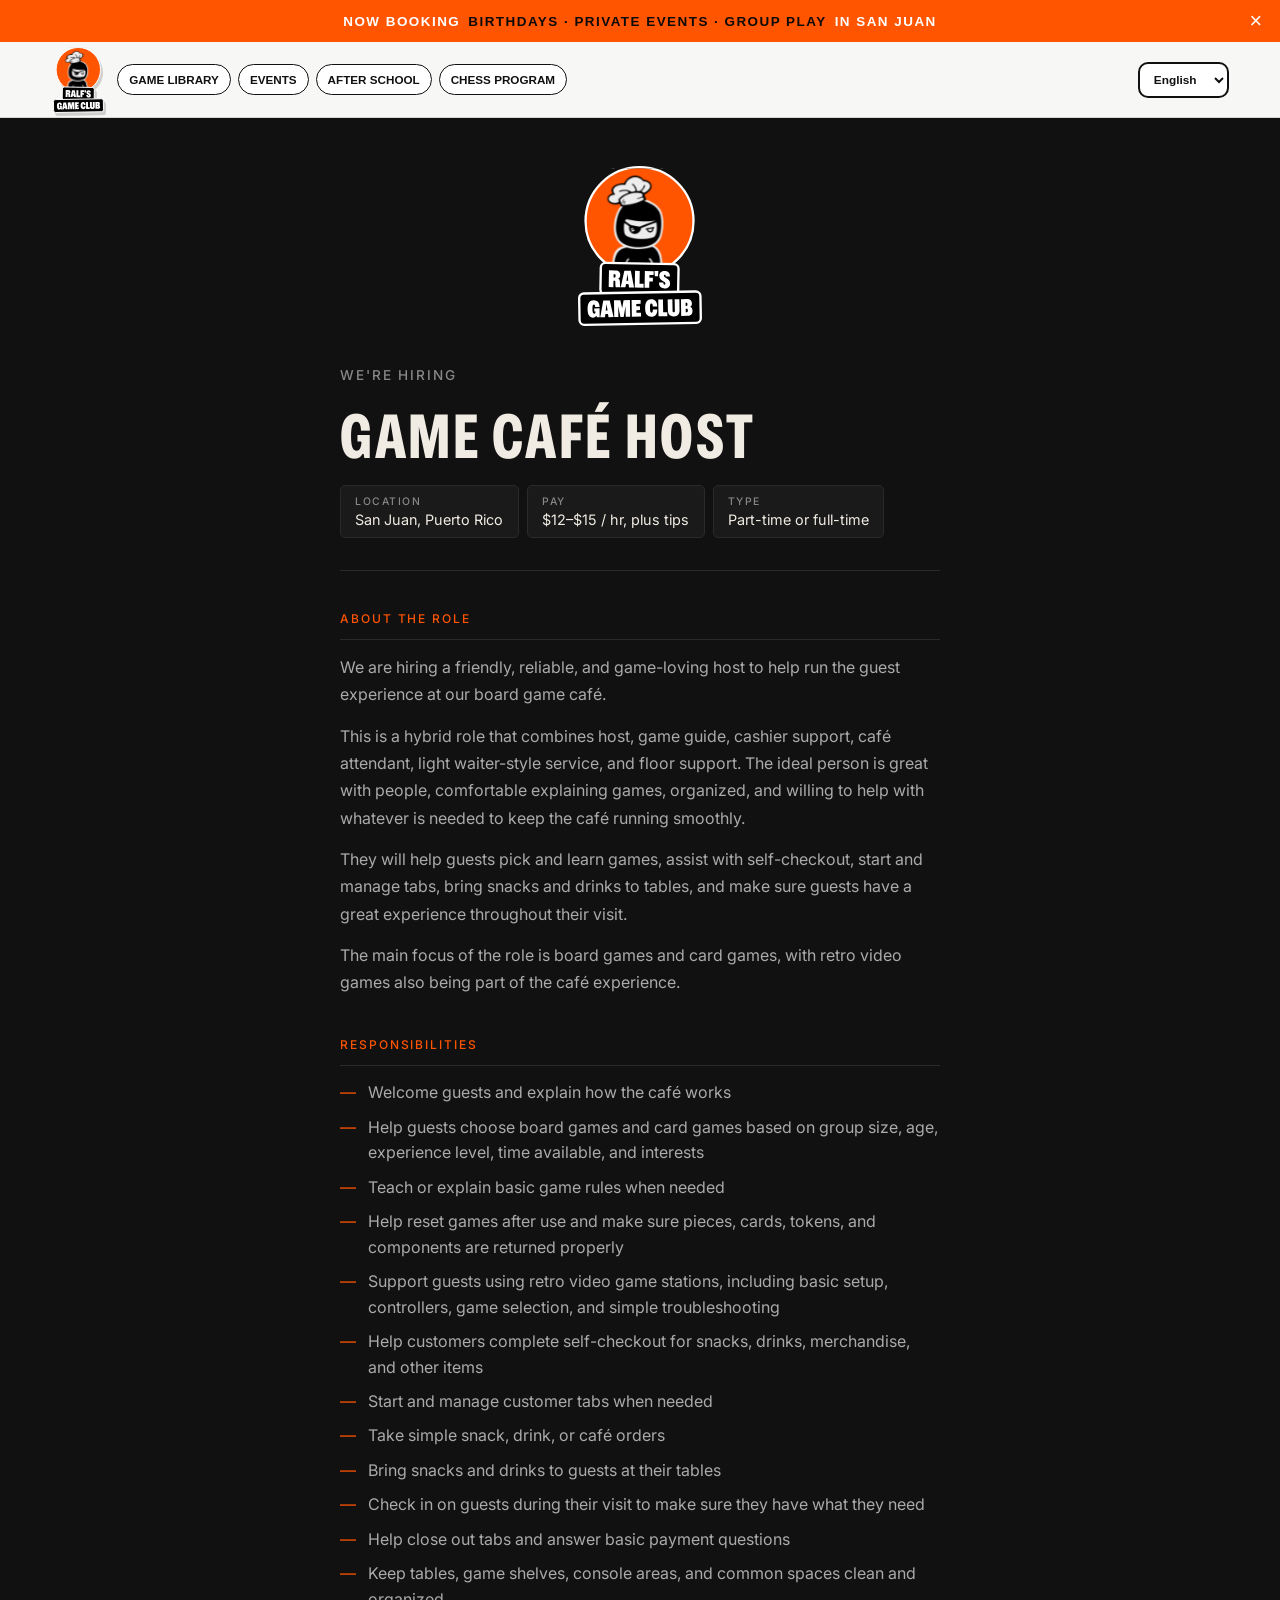
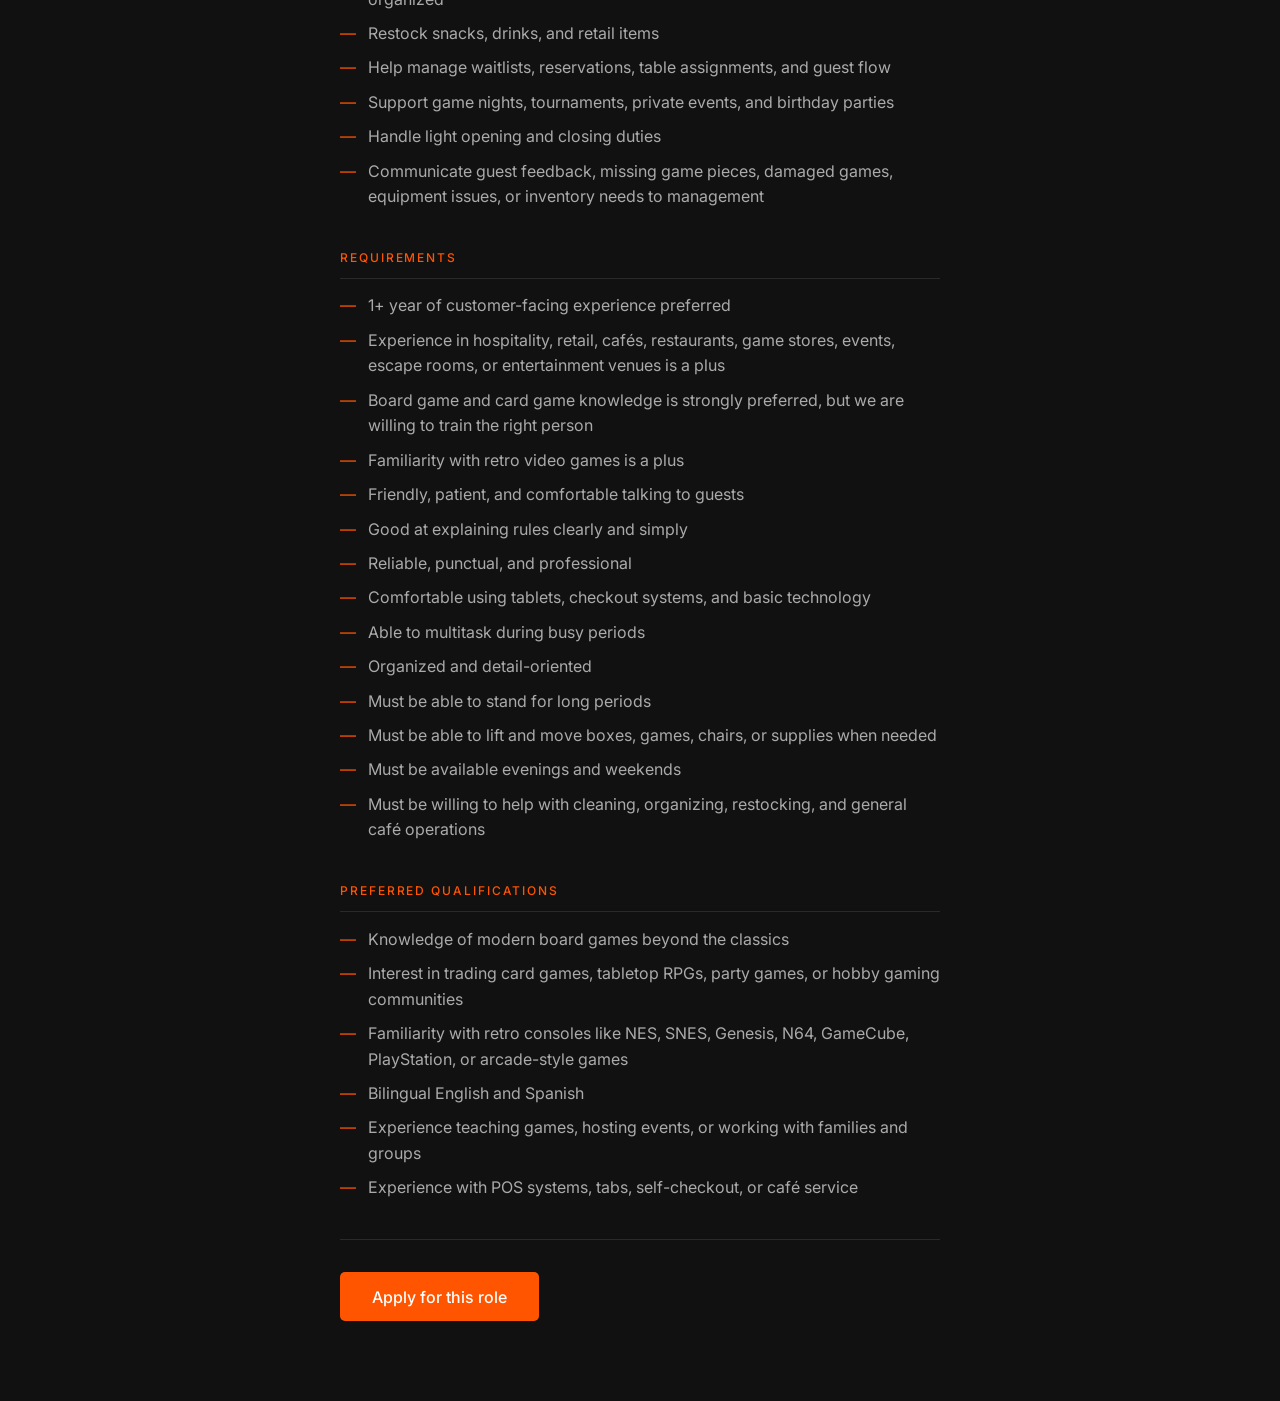
<file: jobs.html>
<!DOCTYPE html>
<html lang="en">
<head>
  <meta charset="UTF-8" />
  <meta name="viewport" content="width=device-width, initial-scale=1.0" />
  <title>Jobs — Ralf's Game Club</title>
  <link rel="icon" href="assets/images/favicon.svg" type="image/svg+xml" />
  <link rel="stylesheet" href="subpage-brand.css" />
  <link rel="preconnect" href="https://fonts.googleapis.com" />
  <link rel="preconnect" href="https://fonts.gstatic.com" crossorigin />
  <link href="https://fonts.googleapis.com/css2?family=Inter:wght@400;500&display=swap" rel="stylesheet" />
  <style>
    @font-face {
      font-family: 'OGC';
      src: url('assets/fonts/OldschoolGroteskCondensed.ttf') format('truetype');
      font-display: swap;
    }

    *, *::before, *::after { box-sizing: border-box; margin: 0; padding: 0; }

    :root {
      --orange: #ff5400;
      --bg:     #111;
      --text:   #f0ebe3;
      --body:   #aaa;
      --muted:  #888;
      --border: #2a2a2a;
      --heading-font: 'OGC', 'Arial Narrow', sans-serif;
      --body-font:    'Inter', system-ui, sans-serif;
    }

    body {
      font-family: var(--body-font);
      background: var(--bg);
      color: var(--text);
      min-height: 100vh;
    }

    /* ── Tab nav ── */
    .tab-bar {
      background: #1a1a1a;
      border-bottom: 1px solid var(--border);
    }

    .tab-row {
      display: flex;
      justify-content: center;
      gap: clamp(1rem, 5vw, 2.5rem);
      padding: 0 1rem;
    }

    .tab {
      font-size: 0.8rem;
      font-weight: 500;
      letter-spacing: 0.12em;
      text-transform: uppercase;
      color: var(--muted);
      text-decoration: none;
      padding: 1rem 0.2rem;
      border-bottom: 2px solid transparent;
      transition: color 0.2s, border-color 0.2s;
      white-space: nowrap;
    }

    .tab:hover { color: var(--text); }

    .tab.active {
      color: var(--text);
      border-bottom-color: var(--orange);
    }

    main { padding: 3rem 2rem 5rem; }

    .wrap {
      width: 100%;
      max-width: 600px;
      margin: 0 auto;
      display: flex;
      flex-direction: column;
      gap: 2.4rem;
    }

    /* ── Logo ── */
    .logo-wrap {
      display: flex;
      justify-content: center;
    }

    .logo-wrap img {
      height: 160px;
      width: auto;
    }

    /* ── Job header ── */
    .job-header {
      display: flex;
      flex-direction: column;
      gap: 1.2rem;
      border-bottom: 1px solid var(--border);
      padding-bottom: 2rem;
    }

    .eyebrow {
      font-size: 0.85rem;
      font-weight: 500;
      letter-spacing: 0.14em;
      text-transform: uppercase;
      color: var(--muted);
    }

    h1 {
      font-family: var(--heading-font);
      font-size: clamp(2.8rem, 8vw, 4rem);
      line-height: 0.92;
      letter-spacing: 0.04em;
      text-transform: uppercase;
      color: var(--text);
    }

    /* ── Meta pills ── */
    .job-meta {
      display: flex;
      flex-wrap: wrap;
      gap: 0.5rem;
    }

    .meta-pill {
      display: inline-flex;
      flex-direction: column;
      gap: 0.2rem;
      background: #1a1a1a;
      border: 1px solid var(--border);
      border-radius: 5px;
      padding: 0.55rem 0.9rem;
    }

    .pill-label {
      font-size: 0.65rem;
      font-weight: 500;
      letter-spacing: 0.14em;
      text-transform: uppercase;
      color: var(--muted);
    }

    .pill-value {
      font-size: 0.9rem;
      color: var(--text);
    }


    /* ── Sections ── */
    .job-section {
      display: flex;
      flex-direction: column;
      gap: 0.9rem;
    }

    .section-label {
      font-size: 0.75rem;
      font-weight: 500;
      letter-spacing: 0.16em;
      text-transform: uppercase;
      color: var(--orange);
      padding-bottom: 0.6rem;
      border-bottom: 1px solid var(--border);
    }

    p {
      font-size: 1rem;
      line-height: 1.7;
      color: var(--body);
    }

    ul {
      list-style: none;
      display: flex;
      flex-direction: column;
      gap: 0.55rem;
    }

    ul li {
      display: flex;
      gap: 0.75rem;
      font-size: 1rem;
      line-height: 1.6;
      color: var(--body);
    }

    ul li::before {
      content: '—';
      color: var(--orange);
      flex-shrink: 0;
    }

    /* ── Apply button ── */
    .apply-wrap {
      border-top: 1px solid var(--border);
      padding-top: 2rem;
    }

    .apply-btn {
      display: inline-block;
      background: var(--orange);
      color: #fff;
      text-decoration: none;
      font-family: var(--body-font);
      font-size: 1rem;
      font-weight: 500;
      padding: 0.9rem 2rem;
      border-radius: 5px;
      transition: opacity 0.15s;
    }

    .apply-btn:hover { opacity: 0.85; }

    /* ── Responsive ── */
    @media (max-width: 480px) {
      .apply-btn { display: block; text-align: center; }
      .job-meta { flex-direction: column; }
      .meta-pill { width: 100%; }
    }
  </style>
  <link rel="stylesheet" href="site-header.css">
  <script src="site-header.js?v=20260921-hide-menu" defer></script>
</head>
<body>

  <header class="subpage-bar"><a class="subpage-logo" href="index.html" aria-label="Return to Ralf's Game Club home"><img src="assets/images/Ralfs Game Club Logo.svg" alt="Ralf's Game Club"></a></header>

  <main>
  <div class="wrap">

    <div class="logo-wrap">
      <img src="assets/images/Ralfs Game Club Logo.svg" alt="Ralf's Game Club" />
    </div>

    <div class="job-header">
      <p class="eyebrow">We're hiring</p>
      <h1>Game Café Host</h1>
      <div class="job-meta">
        <div class="meta-pill">
          <span class="pill-label">Location</span>
          <span class="pill-value">San Juan, Puerto Rico</span>
        </div>
        <div class="meta-pill">
          <span class="pill-label">Pay</span>
          <span class="pill-value">$12–$15 / hr, plus tips</span>
        </div>
        <div class="meta-pill">
          <span class="pill-label">Type</span>
          <span class="pill-value">Part-time or full-time</span>
        </div>
      </div>
    </div>

    <div class="job-section">
      <p class="section-label">About the role</p>
      <p>We are hiring a friendly, reliable, and game-loving host to help run the guest experience at our board game café.</p>
      <p>This is a hybrid role that combines host, game guide, cashier support, café attendant, light waiter-style service, and floor support. The ideal person is great with people, comfortable explaining games, organized, and willing to help with whatever is needed to keep the café running smoothly.</p>
      <p>They will help guests pick and learn games, assist with self-checkout, start and manage tabs, bring snacks and drinks to tables, and make sure guests have a great experience throughout their visit.</p>
      <p>The main focus of the role is board games and card games, with retro video games also being part of the café experience.</p>
    </div>

    <div class="job-section">
      <p class="section-label">Responsibilities</p>
      <ul>
        <li>Welcome guests and explain how the café works</li>
        <li>Help guests choose board games and card games based on group size, age, experience level, time available, and interests</li>
        <li>Teach or explain basic game rules when needed</li>
        <li>Help reset games after use and make sure pieces, cards, tokens, and components are returned properly</li>
        <li>Support guests using retro video game stations, including basic setup, controllers, game selection, and simple troubleshooting</li>
        <li>Help customers complete self-checkout for snacks, drinks, merchandise, and other items</li>
        <li>Start and manage customer tabs when needed</li>
        <li>Take simple snack, drink, or café orders</li>
        <li>Bring snacks and drinks to guests at their tables</li>
        <li>Check in on guests during their visit to make sure they have what they need</li>
        <li>Help close out tabs and answer basic payment questions</li>
        <li>Keep tables, game shelves, console areas, and common spaces clean and organized</li>
        <li>Restock snacks, drinks, and retail items</li>
        <li>Help manage waitlists, reservations, table assignments, and guest flow</li>
        <li>Support game nights, tournaments, private events, and birthday parties</li>
        <li>Handle light opening and closing duties</li>
        <li>Communicate guest feedback, missing game pieces, damaged games, equipment issues, or inventory needs to management</li>
      </ul>
    </div>

    <div class="job-section">
      <p class="section-label">Requirements</p>
      <ul>
        <li>1+ year of customer-facing experience preferred</li>
        <li>Experience in hospitality, retail, cafés, restaurants, game stores, events, escape rooms, or entertainment venues is a plus</li>
        <li>Board game and card game knowledge is strongly preferred, but we are willing to train the right person</li>
        <li>Familiarity with retro video games is a plus</li>
        <li>Friendly, patient, and comfortable talking to guests</li>
        <li>Good at explaining rules clearly and simply</li>
        <li>Reliable, punctual, and professional</li>
        <li>Comfortable using tablets, checkout systems, and basic technology</li>
        <li>Able to multitask during busy periods</li>
        <li>Organized and detail-oriented</li>
        <li>Must be able to stand for long periods</li>
        <li>Must be able to lift and move boxes, games, chairs, or supplies when needed</li>
        <li>Must be available evenings and weekends</li>
        <li>Must be willing to help with cleaning, organizing, restocking, and general café operations</li>
      </ul>
    </div>

    <div class="job-section">
      <p class="section-label">Preferred qualifications</p>
      <ul>
        <li>Knowledge of modern board games beyond the classics</li>
        <li>Interest in trading card games, tabletop RPGs, party games, or hobby gaming communities</li>
        <li>Familiarity with retro consoles like NES, SNES, Genesis, N64, GameCube, PlayStation, or arcade-style games</li>
        <li>Bilingual English and Spanish</li>
        <li>Experience teaching games, hosting events, or working with families and groups</li>
        <li>Experience with POS systems, tabs, self-checkout, or café service</li>
      </ul>
    </div>

    <div class="apply-wrap">
      <a class="apply-btn" id="apply-btn" href="#">
        Apply for this role
      </a>
    </div>

  </div>
  </main>

  <script>
    (function () {
      var btn = document.getElementById('apply-btn');
      var to = ['trevor', 'ralfsgameclub.com'].join('@');
      var cc = ['vicky', 'ralfsgameclub.com'].join('@');
      btn.href = 'mailto:' + to + '?cc=' + cc + '&subject=' + encodeURIComponent('Application: Game Café Host');
    })();
  </script>

</body>
</html>
</file>
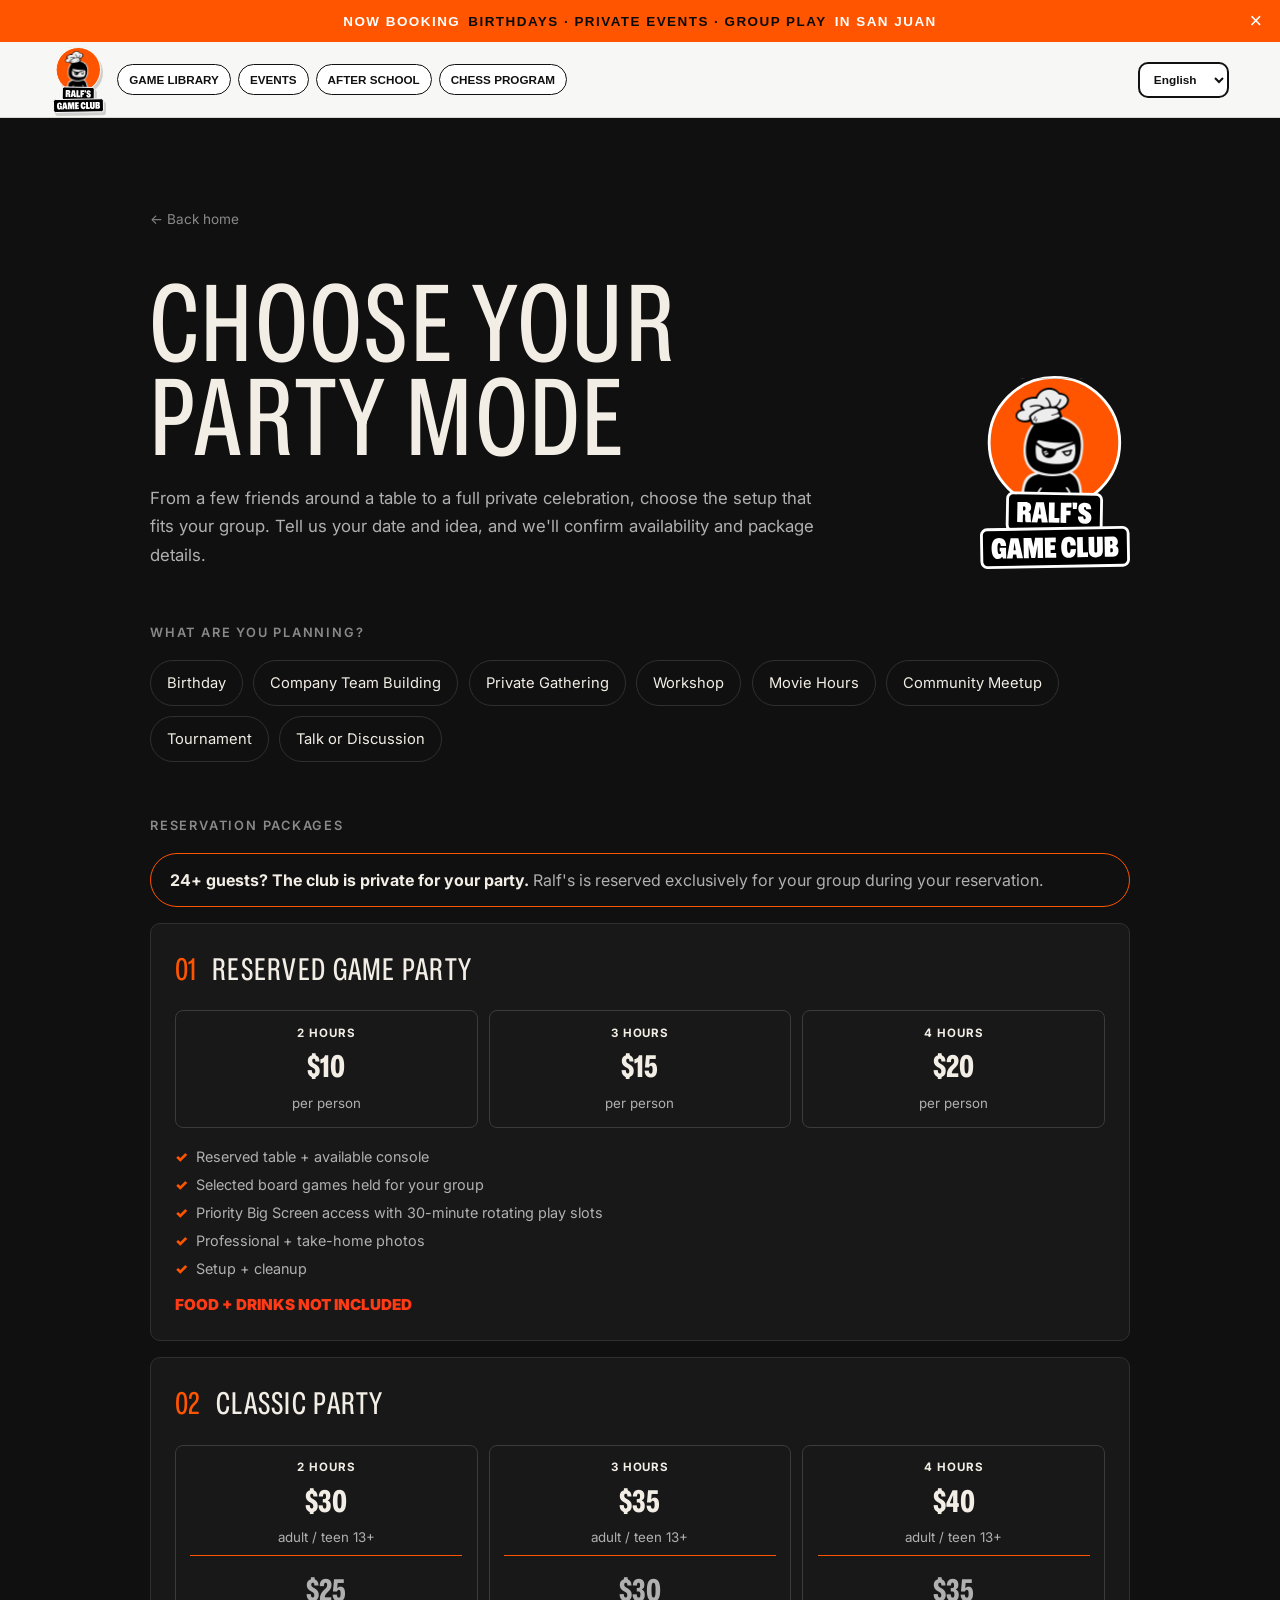
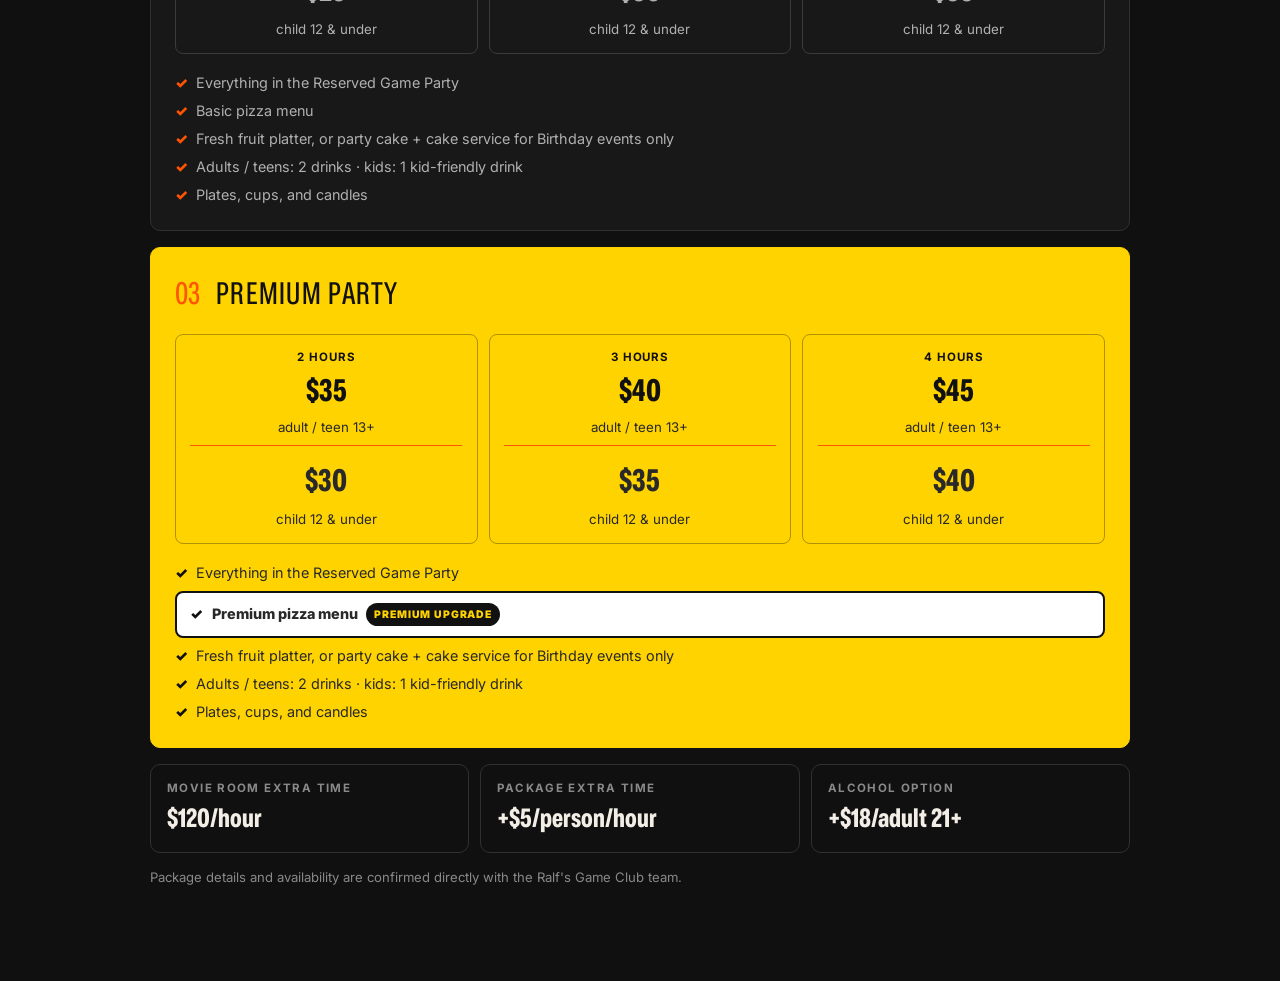
<file: reservations.html>
<!DOCTYPE html>
<html lang="en">
<head>
<meta charset="UTF-8">
<meta name="viewport" content="width=device-width,initial-scale=1">
<title>Reservations — Ralf's Game Club</title>
<meta name="description" content="Explore event packages for celebrations, workshops, and team events at Ralf's Game Club.">
<link rel="icon" href="assets/images/favicon.svg" type="image/svg+xml">
<link rel="stylesheet" href="subpage-brand.css">
<link rel="preconnect" href="https://fonts.googleapis.com">
<link rel="preconnect" href="https://fonts.gstatic.com" crossorigin>
<link href="https://fonts.googleapis.com/css2?family=Inter:wght@400;500;600&display=swap" rel="stylesheet">
<style>
@font-face{font-family:OGC;src:url('assets/fonts/OldschoolGroteskCondensed.ttf')}*{box-sizing:border-box;margin:0;padding:0}:root{--o:#ff5400;--bg:#101010;--s:#181818;--t:#f2ede5;--b:#b0b0b0;--m:#898989;--line:#303030;--h:OGC,'Arial Narrow',sans-serif}body{background:var(--bg);color:var(--t);font-family:Inter,system-ui,sans-serif}.tab-bar{background:#1a1a1a;border-bottom:1px solid var(--line)}.tab-row{display:flex;justify-content:center;gap:clamp(.85rem,4vw,2.5rem);padding:0 1rem}.tab{border-bottom:2px solid transparent;color:var(--m);font-size:.8rem;font-weight:500;letter-spacing:.12em;padding:1rem .2rem;text-decoration:none;text-transform:uppercase;white-space:nowrap}.tab:hover{color:var(--t)}main{padding:clamp(3rem,7vw,6rem) 1.25rem 6rem}.wrap{width:min(100%,980px);margin:auto}.back{color:var(--m);font-size:.85rem;text-decoration:none}.back:hover{color:var(--o)}.header{display:grid;grid-template-columns:1fr 150px;gap:2rem;align-items:end;margin:3rem 0 3.5rem}.eyebrow{color:var(--o);font-size:.82rem;font-weight:600;letter-spacing:.15em;text-transform:uppercase;margin-bottom:.8rem}h1{font-family:var(--h);font-size:clamp(4rem,10vw,7rem);font-weight:400;letter-spacing:.03em;line-height:.84;text-transform:uppercase}.intro{max-width:680px;margin-top:1.25rem;color:var(--b);font-size:1.05rem;line-height:1.7}.header img{width:150px}.section-title{margin:3.5rem 0 1.25rem;color:var(--m);font-size:.8rem;font-weight:600;letter-spacing:.14em;text-transform:uppercase}.packages{display:grid;grid-template-columns:repeat(3,1fr);gap:1rem}.package{display:flex;flex-direction:column;min-height:255px;padding:1.5rem;border:1px solid var(--line);border-radius:10px;background:var(--s)}.number{color:var(--o);font-family:var(--h);font-size:2rem}.package h2{margin-top:auto;font-family:var(--h);font-size:2rem;font-weight:400;letter-spacing:.04em;text-transform:uppercase}.package p{margin-top:.6rem;color:var(--b);font-size:.95rem;line-height:1.55}.types{display:flex;flex-wrap:wrap;gap:.65rem}.type{padding:.8rem 1rem;border:1px solid var(--line);border-radius:999px;font-size:.92rem}.cta{display:grid;grid-template-columns:1fr auto;align-items:center;gap:2rem;margin-top:4rem;padding:2rem;border:1px solid var(--o);border-radius:10px;background:linear-gradient(110deg,#ff540021,transparent)}.cta h2{font-family:var(--h);font-size:clamp(2.3rem,5vw,3.8rem);font-weight:400;letter-spacing:.04em;text-transform:uppercase}.cta p{margin-top:.5rem;color:var(--b);line-height:1.6}.button{display:inline-flex;align-items:center;gap:1.5rem;padding:1rem 1.2rem;border-radius:5px;background:var(--o);color:#111;font-weight:600;text-decoration:none;text-transform:uppercase;white-space:nowrap}.note{margin-top:1rem;color:var(--m);font-size:.82rem}@media(max-width:760px){.tab-row{justify-content:flex-start;overflow-x:auto}.header{grid-template-columns:1fr}.header img{width:110px;grid-row:1}.packages{grid-template-columns:1fr}.package{min-height:210px}.cta{grid-template-columns:1fr}.button{justify-content:space-between}}
.private-note{margin-bottom:1rem;padding:1rem 1.2rem;border:1px solid var(--o);border-radius:999px;color:var(--b)}.private-note strong{color:var(--t)}.packages{grid-template-columns:1fr}.package{display:block;min-height:0}.package.premium{border-color:#ffd300;background:#ffd300;color:#111}.package-head{display:flex;align-items:flex-start;gap:1rem}.package h2{margin-top:0}.price-grid{display:grid;grid-template-columns:repeat(3,1fr);gap:.7rem;margin:1.2rem 0}.price{padding:.9rem;border:1px solid #3b3b3b;border-radius:8px;text-align:center}.premium .price{border-color:#1115}.price span{display:block;font-size:.72rem;font-weight:700;letter-spacing:.08em;text-transform:uppercase}.price strong{display:block;margin:.35rem 0;font-family:var(--h);font-size:2rem}.price small{display:block;color:var(--b);line-height:1.4}.premium .price small,.premium .package-includes{color:#292929}.child-price{margin-top:.5rem;padding-top:.5rem;border-top:1px solid var(--o)}.package-includes{display:grid;gap:.45rem;color:var(--b);font-size:.9rem;line-height:1.45}.package-includes li{list-style:none}.package-includes li::before{content:'✓';margin-right:.5rem;color:var(--o);font-weight:900}.premium .package-includes li::before{color:#111}.premium-difference{display:flex;flex-wrap:wrap;align-items:center;gap:.55rem;padding:.65rem .8rem;border:2px solid #111;border-radius:8px;background:#fff;font-weight:800}.premium-difference::before{margin-right:0!important}.upgrade-badge{padding:.24rem .5rem;border-radius:999px;background:#111;color:#ffd300;font-size:.65rem;font-weight:900;letter-spacing:.08em;text-transform:uppercase}.package .not-included{margin-top:.8rem;color:#ff3b16;font-weight:900;text-transform:uppercase}.extras{display:flex;flex-wrap:wrap;gap:.7rem;margin-top:1rem}.extra{flex:1;min-width:210px;padding:1rem;border:1px solid var(--line);border-radius:10px}.extra span{display:block;color:var(--m);font-size:.72rem;font-weight:700;letter-spacing:.12em;text-transform:uppercase}.extra strong{display:block;margin-top:.3rem;font-family:var(--h);font-size:1.7rem}@media(max-width:760px){.price-grid{grid-template-columns:1fr}.private-note{border-radius:12px}}
</style>
  <link rel="stylesheet" href="site-header.css">
  <script src="site-header.js?v=20260921-hide-menu" defer></script>
</head>
<body>
<header class="subpage-bar"><a class="subpage-logo" href="index.html" aria-label="Return to Ralf's Game Club home"><img src="assets/images/Ralfs Game Club Logo.svg" alt="Ralf's Game Club"></a></header>
<main>
<div class="wrap">
<a class="back" href="index.html">← Back home</a>
<header class="header">
<div>
<h1>Choose Your<br>Party Mode</h1>
<p class="intro">From a few friends around a table to a full private celebration, choose the setup that fits your group. Tell us your date and idea, and we'll confirm availability and package details.</p>
</div>
<img src="assets/images/Ralfs Game Club Logo.svg" alt="Ralf's Game Club">
</header>
<p class="section-title">What are you planning?</p>
<div class="types" aria-label="Event types">
<span class="type">Birthday</span>
<span class="type">Company Team Building</span>
<span class="type">Private Gathering</span>
<span class="type">Workshop</span>
<span class="type">Movie Hours</span>
<span class="type">Community Meetup</span>
<span class="type">Tournament</span>
<span class="type">Talk or Discussion</span>
</div>
<p class="section-title">Reservation packages</p>
<p class="private-note"><strong>24+ guests? The club is private for your party.</strong> Ralf's is reserved exclusively for your group during your reservation.</p>
<section class="packages" aria-label="Reservation packages">
<article class="package">
<div class="package-head"><span class="number">01</span><h2>Reserved Game Party</h2></div>
<div class="price-grid"><div class="price"><span>2 hours</span><strong>$10</strong><small>per person</small></div><div class="price"><span>3 hours</span><strong>$15</strong><small>per person</small></div><div class="price"><span>4 hours</span><strong>$20</strong><small>per person</small></div></div>
<ul class="package-includes"><li>Reserved table + available console</li><li>Selected board games held for your group</li><li>Priority Big Screen access with 30-minute rotating play slots</li><li>Professional + take-home photos</li><li>Setup + cleanup</li></ul>
<p class="not-included">Food + drinks not included</p>
</article>
<article class="package">
<div class="package-head"><span class="number">02</span><h2>Classic Party</h2></div>
<div class="price-grid"><div class="price"><span>2 hours</span><strong>$30</strong><small>adult / teen 13+</small><small class="child-price"><strong>$25</strong>child 12 &amp; under</small></div><div class="price"><span>3 hours</span><strong>$35</strong><small>adult / teen 13+</small><small class="child-price"><strong>$30</strong>child 12 &amp; under</small></div><div class="price"><span>4 hours</span><strong>$40</strong><small>adult / teen 13+</small><small class="child-price"><strong>$35</strong>child 12 &amp; under</small></div></div>
<ul class="package-includes"><li>Everything in the Reserved Game Party</li><li>Basic pizza menu</li><li>Fresh fruit platter, or party cake + cake service for Birthday events only</li><li>Adults / teens: 2 drinks · kids: 1 kid-friendly drink</li><li>Plates, cups, and candles</li></ul>
</article>
<article class="package premium">
<div class="package-head"><span class="number">03</span><h2>Premium Party</h2></div>
<div class="price-grid"><div class="price"><span>2 hours</span><strong>$35</strong><small>adult / teen 13+</small><small class="child-price"><strong>$30</strong>child 12 &amp; under</small></div><div class="price"><span>3 hours</span><strong>$40</strong><small>adult / teen 13+</small><small class="child-price"><strong>$35</strong>child 12 &amp; under</small></div><div class="price"><span>4 hours</span><strong>$45</strong><small>adult / teen 13+</small><small class="child-price"><strong>$40</strong>child 12 &amp; under</small></div></div>
<ul class="package-includes"><li>Everything in the Reserved Game Party</li><li class="premium-difference">Premium pizza menu <span class="upgrade-badge">Premium upgrade</span></li><li>Fresh fruit platter, or party cake + cake service for Birthday events only</li><li>Adults / teens: 2 drinks · kids: 1 kid-friendly drink</li><li>Plates, cups, and candles</li></ul>
</article>
</section>
<div class="extras"><div class="extra"><span>Movie Room extra time</span><strong>$120/hour</strong></div><div class="extra"><span>Package extra time</span><strong>+$5/person/hour</strong></div><div class="extra"><span>Alcohol option</span><strong>+$18/adult 21+</strong></div></div>
<p class="note">Package details and availability are confirmed directly with the Ralf's Game Club team.</p>
</div>
</main>
</body>
</html>
</file>
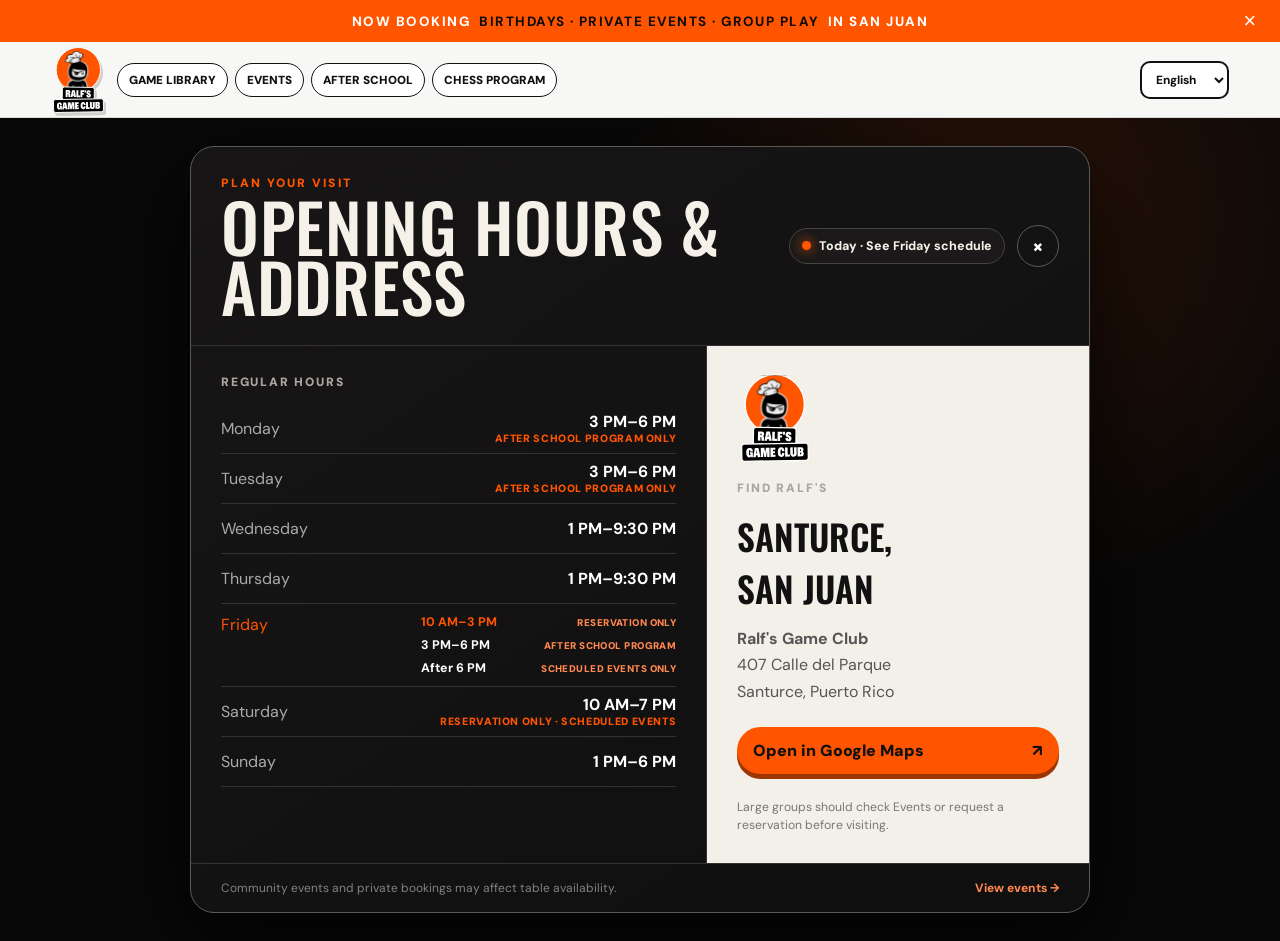
<file: visit.html>
<!DOCTYPE html>
<html lang="en">
<head>
  <meta charset="UTF-8">
  <meta name="viewport" content="width=device-width,initial-scale=1">
  <title>Opening Hours & Address — Ralf's Game Club</title>
  <meta name="description" content="Find Ralf's Game Club regular hours, address, and directions in Santurce, San Juan.">
  <link rel="icon" href="assets/images/favicon.svg" type="image/svg+xml">
  <link rel="preconnect" href="https://fonts.googleapis.com">
  <link rel="preconnect" href="https://fonts.gstatic.com" crossorigin>
  <link href="https://fonts.googleapis.com/css2?family=DM+Sans:wght@400;500;700;900&family=Oswald:wght@500;600&display=swap" rel="stylesheet">
  <link rel="stylesheet" href="site-header.css">
  <script src="site-header.js?v=20260921-hide-menu" defer></script>
  <style>
    *{box-sizing:border-box}body{margin:0;background:#090909;color:#f5f1e9;font-family:"DM Sans",sans-serif}.visit-main{min-height:calc(100svh - 118px);display:grid;place-items:center;padding:28px 20px;background:radial-gradient(circle at 78% 12%,#ff540024,transparent 32%),linear-gradient(#0008,#0008),#111}.visit-dialog{position:relative;width:min(900px,100%);border:1px solid #5b5858;border-radius:24px;background:linear-gradient(145deg,#171515,#100f0f);box-shadow:0 28px 90px #000c;overflow:hidden}.dialog-head{display:grid;grid-template-columns:1fr auto;gap:22px;align-items:center;padding:28px 30px;border-bottom:1px solid #353232}.eyebrow{margin:0 0 5px;color:#ff5400;font-size:.75rem;font-weight:900;letter-spacing:.17em;text-transform:uppercase}.dialog-head h1{margin:0;font:500 clamp(2.5rem,6vw,4.2rem)/.9 Oswald,sans-serif;letter-spacing:.01em;text-transform:uppercase}.head-actions{display:flex;align-items:center;gap:12px}.open-status{display:flex;align-items:center;gap:8px;border:1px solid #464343;border-radius:999px;padding:9px 12px;background:#1b1919;font-size:.78rem;font-weight:800;white-space:nowrap}.status-dot{width:9px;height:9px;border-radius:50%;background:#ff5400;box-shadow:0 0 12px #ff5400}.dialog-close{width:42px;height:42px;display:grid;place-items:center;border:1px solid #5b5858;border-radius:50%;color:#fff;font-size:1.25rem;font-weight:900;text-decoration:none}.dialog-close:hover{border-color:#ff5400;color:#ff5400}.dialog-body{display:grid;grid-template-columns:1.15fr .85fr;gap:0}.hours-panel,.location-panel{padding:28px 30px}.hours-panel{border-right:1px solid #353232}.panel-title{margin:0 0 14px;color:#aaa5a0;font-size:.75rem;font-weight:900;letter-spacing:.15em;text-transform:uppercase}.hours{display:grid}.hours-row{display:grid;grid-template-columns:130px 1fr;align-items:center;gap:16px;min-height:50px;border-bottom:1px solid #343131}.hours-row>span{color:#aaa}.hours-row>strong{justify-self:end;color:#fff;text-align:right}.hours-row.today>span,.hours-row.today .time{color:#ff5400}.program-hours{display:grid;gap:1px}.program-hours small{display:block;color:#ff5400;font-size:.66rem;font-weight:900;letter-spacing:.06em;line-height:1.2;text-transform:uppercase}.hours-row--detailed{align-items:start;padding:10px 0}.schedule-hours{display:grid;gap:7px;width:min(100%,255px)}.schedule-hours>span{display:grid;grid-template-columns:auto 1fr;align-items:baseline;gap:9px}.schedule-hours b{font-size:.78rem;white-space:nowrap}.schedule-hours small{color:#ff8750;font-size:.61rem;font-weight:900;letter-spacing:.045em;line-height:1.2;text-transform:uppercase}.location-panel{display:flex;flex-direction:column;background:#f3f0e9;color:#111}.location-panel img{width:76px;height:88px;object-fit:contain;margin-bottom:18px}.location-panel h2{margin:0;font:600 2.2rem Oswald,sans-serif;text-transform:uppercase}.address{margin:12px 0 0;color:#555;line-height:1.65}.directions{display:flex;align-items:center;justify-content:space-between;gap:20px;margin-top:22px;border-radius:999px;background:#ff5400;color:#111;padding:13px 16px;font-weight:900;text-decoration:none;box-shadow:0 5px 0 #9d3500}.location-note{margin:auto 0 0;padding-top:24px;color:#777;font-size:.76rem;line-height:1.5}.dialog-foot{display:flex;align-items:center;justify-content:space-between;gap:20px;padding:16px 30px;border-top:1px solid #353232;color:#85817d;font-size:.75rem}.dialog-foot a{color:#ff8750;text-decoration:none;font-weight:800}.dialog-foot a:hover{text-decoration:underline}@media(max-width:720px){.visit-main{place-items:start center;padding:18px 12px 30px}.visit-dialog{border-radius:19px}.dialog-head{grid-template-columns:1fr;padding:22px}.dialog-head h1{font-size:3rem}.head-actions{justify-content:space-between}.dialog-body{grid-template-columns:1fr}.hours-panel{border-right:0;border-bottom:1px solid #353232}.hours-panel,.location-panel{padding:22px}.dialog-foot{align-items:flex-start;flex-direction:column;padding:16px 22px}.hours-row{grid-template-columns:105px 1fr}.hours-row--detailed{grid-template-columns:1fr;gap:8px}.schedule-hours{justify-self:stretch;width:100%;text-align:left}.schedule-hours>span{grid-template-columns:88px 1fr}}
  </style>
</head>
<body>
  <main class="visit-main">
    <section class="visit-dialog" role="dialog" aria-modal="true" aria-labelledby="visit-title">
      <header class="dialog-head">
        <div><p class="eyebrow" data-en="Plan your visit" data-es="Planifica tu visita">Plan your visit</p><h1 id="visit-title" data-en="Opening Hours & Address" data-es="Horario y dirección">Opening Hours &amp; Address</h1></div>
        <div class="head-actions"><div class="open-status"><span class="status-dot"></span><span id="today-status">See today's hours</span></div><a class="dialog-close" href="index.html" aria-label="Close and return home">×</a></div>
      </header>
      <div class="dialog-body">
        <section class="hours-panel">
          <h2 class="panel-title" data-en="Regular hours" data-es="Horario regular">Regular hours</h2>
          <div class="hours" id="hours-list">
            <div class="hours-row" data-day="1"><span data-en="Monday" data-es="Lunes">Monday</span><strong class="program-hours"><span class="time">3 PM–6 PM</span><small data-en="After School Program only" data-es="Solo programa después de clases">After School Program only</small></strong></div>
            <div class="hours-row" data-day="2"><span data-en="Tuesday" data-es="Martes">Tuesday</span><strong class="program-hours"><span class="time">3 PM–6 PM</span><small data-en="After School Program only" data-es="Solo programa después de clases">After School Program only</small></strong></div>
            <div class="hours-row" data-day="3"><span data-en="Wednesday" data-es="Miércoles">Wednesday</span><strong class="time">1 PM–9:30 PM</strong></div>
            <div class="hours-row" data-day="4"><span data-en="Thursday" data-es="Jueves">Thursday</span><strong class="time">1 PM–9:30 PM</strong></div>
            <div class="hours-row hours-row--detailed" data-day="5" data-status-en="Today · See Friday schedule" data-status-es="Hoy · Consulta el horario del viernes"><span data-en="Friday" data-es="Viernes">Friday</span><strong class="schedule-hours"><span><b class="time">10 AM–3 PM</b><small data-en="Reservation only" data-es="Solo con reservación">Reservation only</small></span><span><b>3 PM–6 PM</b><small data-en="After School Program" data-es="Programa después de clases">After School Program</small></span><span><b>After 6 PM</b><small data-en="Scheduled events only" data-es="Solo eventos programados">Scheduled events only</small></span></strong></div>
            <div class="hours-row" data-day="6" data-status-en="Today · Reservations or scheduled events · 10 AM–7 PM" data-status-es="Hoy · Reservaciones o eventos programados · 10 AM–7 PM"><span data-en="Saturday" data-es="Sábado">Saturday</span><strong class="program-hours"><span class="time">10 AM–7 PM</span><small data-en="Reservation only · Scheduled events" data-es="Solo reservaciones · Eventos programados">Reservation only · Scheduled events</small></strong></div>
            <div class="hours-row" data-day="0"><span data-en="Sunday" data-es="Domingo">Sunday</span><strong class="time">1 PM–6 PM</strong></div>
          </div>
        </section>
        <aside class="location-panel">
          <img src="assets/images/Ralfs Game Club Logo.svg" alt="Ralf's Game Club">
          <p class="panel-title" data-en="Find Ralf's" data-es="Encuentra Ralf's">Find Ralf's</p>
          <h2>Santurce,<br>San Juan</h2>
          <p class="address"><strong>Ralf's Game Club</strong><br>407 Calle del Parque<br>Santurce, Puerto Rico</p>
          <a class="directions" href="https://www.google.com/maps/place/Ralf%E2%80%99s+Game+Club/@18.445228,-66.0684355,17z/data=!3m1!4b1!4m6!3m5!1s0x8c036f0068091727:0xea4f56611031c398!8m2!3d18.445228!4d-66.0658606!16s%2Fg%2F11njymghd9" target="_blank" rel="noopener"><span data-en="Open in Google Maps" data-es="Abrir en Google Maps">Open in Google Maps</span><span>↗</span></a>
          <p class="location-note" data-en="Large groups should check Events or request a reservation before visiting." data-es="Los grupos grandes deben revisar Eventos o solicitar una reservación antes de visitar.">Large groups should check Events or request a reservation before visiting.</p>
        </aside>
      </div>
      <footer class="dialog-foot"><span data-en="Community events and private bookings may affect table availability." data-es="Los eventos comunitarios y las reservaciones privadas pueden afectar la disponibilidad de mesas.">Community events and private bookings may affect table availability.</span><a href="events.html" data-en="View events →" data-es="Ver eventos →">View events →</a></footer>
    </section>
  </main>
  <script>
    function updateToday(){const day=new Date().getDay(),row=document.querySelector(`[data-day="${day}"]`);document.querySelectorAll('.hours-row').forEach(item=>item.classList.toggle('today',item===row));const lang=localStorage.getItem('ralfsLanguage')||'en',programDay=day===1||day===2,hours=row?.querySelector('.time')?.textContent||'',customStatus=lang==='es'?row?.dataset.statusEs:row?.dataset.statusEn;document.getElementById('today-status').textContent=customStatus||(lang==='es'?(programDay?`Solo programa después de clases hoy · ${hours}`:`Abierto hoy · ${hours}`):(programDay?`After School Program only today · ${hours}`:`Open today · ${hours}`))}
    document.addEventListener('ralfs-language-change',updateToday);document.addEventListener('DOMContentLoaded',updateToday);
  </script>
</body>
</html>
</file>
<file: subpage-brand.css>
.subpage-bar{min-height:82px;display:flex;align-items:center;padding:0 clamp(18px,4vw,64px);background:#f7f7f5;border-top:3px solid #ff5400;border-bottom:1px solid #d9d7d2;position:relative;z-index:20}
.subpage-logo{display:flex;align-items:center;width:max-content}
.subpage-logo img{display:block;width:64px;height:72px;object-fit:contain;filter:drop-shadow(2px 3px 0 rgba(0,0,0,.18))}
.subpage-bar .subpage-tools{margin-left:auto}
@media(max-width:760px){.subpage-bar{min-height:72px;padding:0 16px}.subpage-logo img{width:50px;height:59px}}
</file>
<file: site-header.css>
.global-site-shell{position:sticky;top:0;z-index:1000;font-family:"DM Sans",Arial,sans-serif}.global-announcement{height:42px;background:#ff5400;color:#fff;display:flex;align-items:center;justify-content:center;text-align:center;font-size:.84rem;font-weight:800;letter-spacing:.11em;text-transform:uppercase;padding:0 50px;position:relative}.global-announcement strong{color:#0b0b0b;margin:0 .5rem}.global-announcement button{position:absolute;right:18px;top:50%;transform:translateY(-50%);border:0;background:transparent;color:#fff;font-size:1.35rem;cursor:pointer}.global-nav{height:76px;background:#f7f7f5;color:#111;display:flex;align-items:center;gap:12px;padding:0 clamp(18px,4vw,64px);border-bottom:1px solid #d9d7d2}.global-logo{display:flex;align-items:center;flex:0 0 auto}.global-logo img{display:block;width:54px;height:66px;object-fit:contain;filter:drop-shadow(2px 3px 0 rgba(0,0,0,.16))}.global-links{display:flex;align-items:center;gap:7px;min-width:0;overflow-x:auto;scrollbar-width:none}.global-links::-webkit-scrollbar{display:none}.global-links a{flex:0 0 auto;color:#111;text-decoration:none;border:1.5px solid #111;border-radius:999px;background:#fff;padding:8px 11px;font-size:.73rem;font-weight:900;text-transform:uppercase;white-space:nowrap}.global-links a:hover,.global-links a:focus-visible{background:#ff5400}.global-language{margin-left:auto;flex:0 0 auto;border:2px solid #111;border-radius:10px;background:#fff;color:#111;padding:8px 10px;font:800 .74rem "DM Sans",Arial,sans-serif;cursor:pointer}.subpage-bar{display:none!important}@media(max-width:700px){.global-announcement{height:44px;justify-content:flex-start;font-size:.62rem;padding:0 40px 0 12px;letter-spacing:.07em}.global-nav{height:70px;padding:0 10px;gap:7px}.global-logo img{width:45px;height:56px}.global-links{gap:5px}.global-links a{font-size:.61rem;padding:7px 8px}.global-language{max-width:82px;padding:7px 6px;font-size:.66rem}}
</file>
